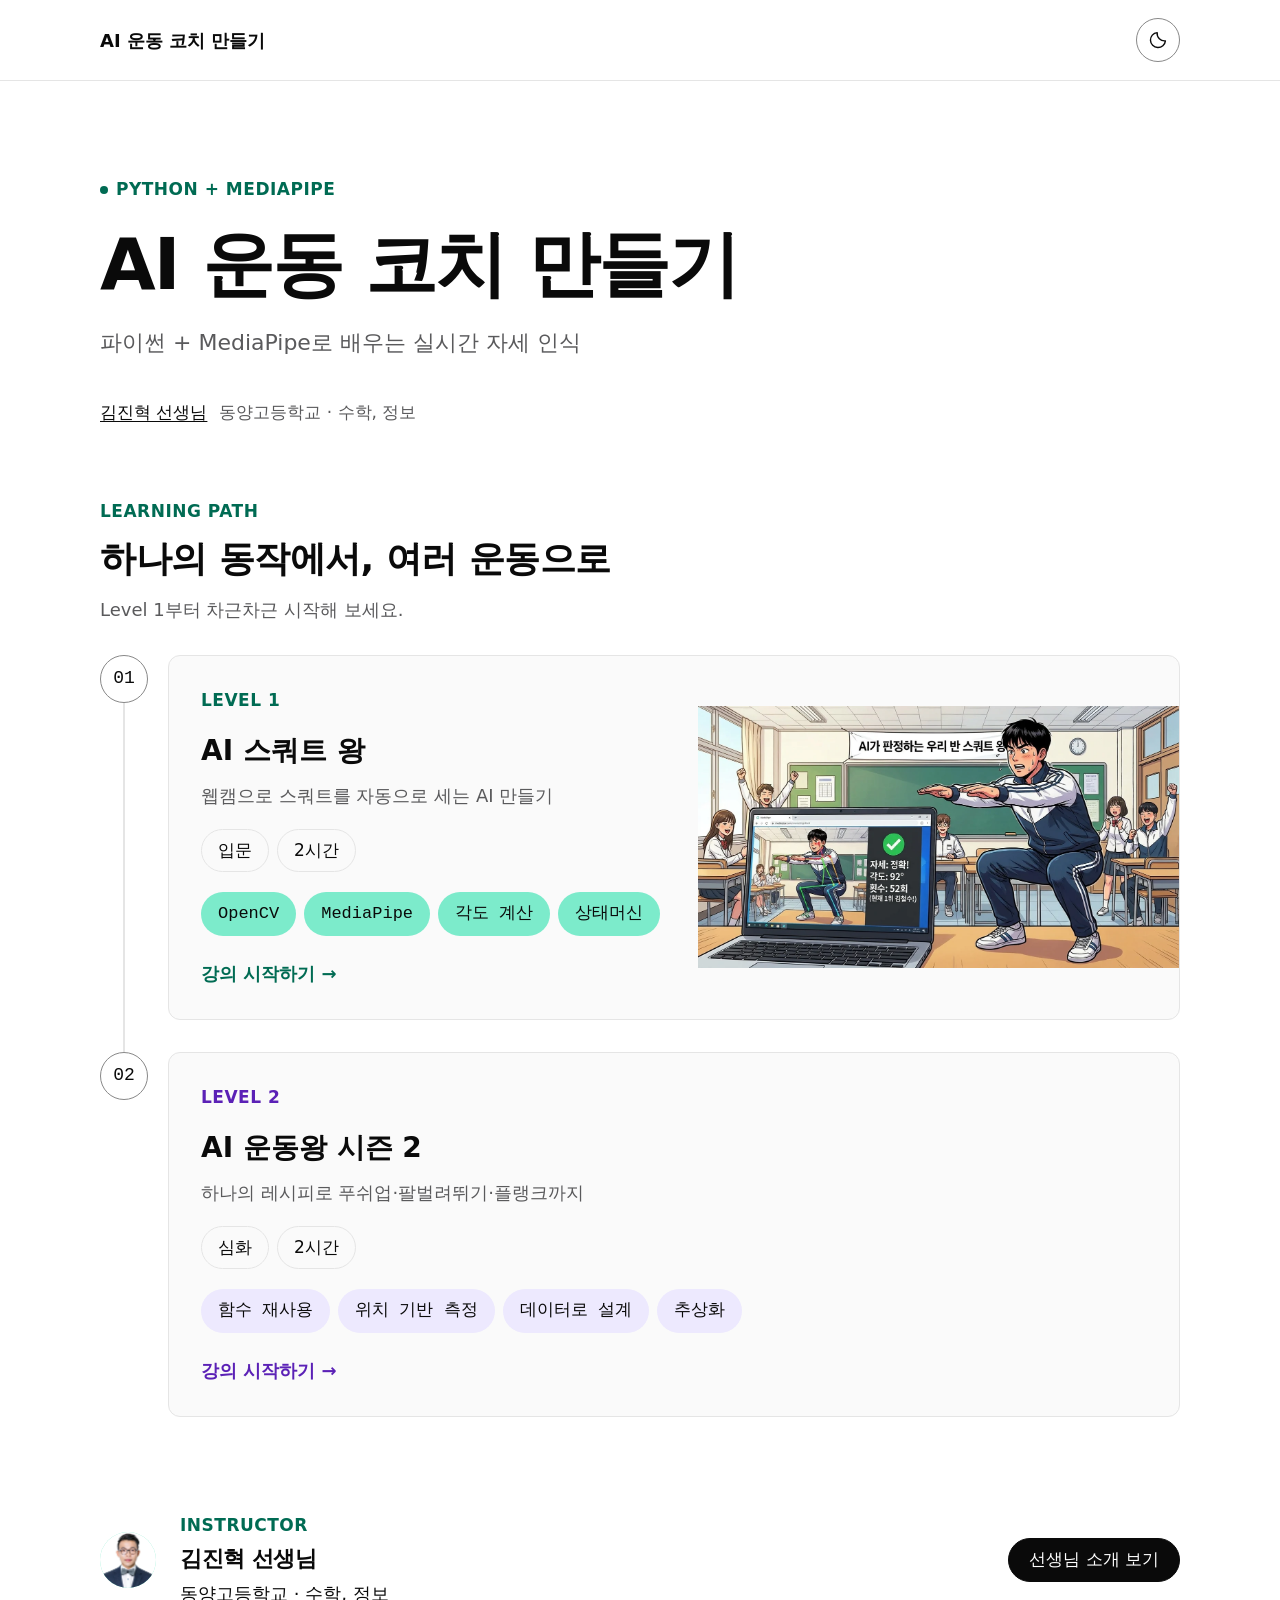
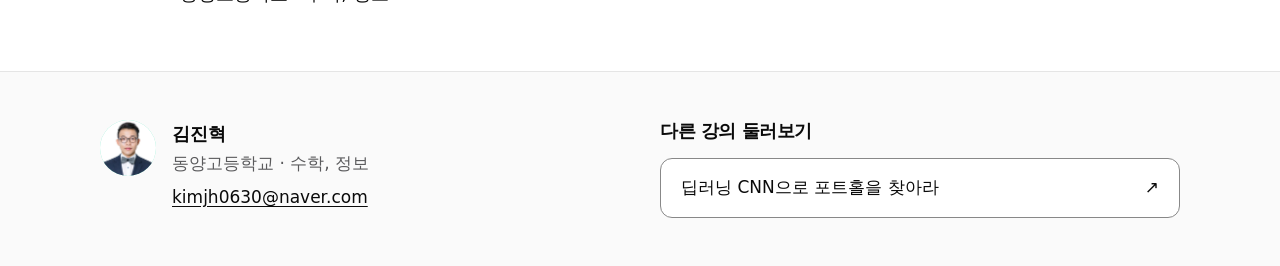
<file: index.html>
<!doctype html>
<html lang="ko">
<head>
  <meta charset="utf-8">
  <meta name="viewport" content="width=device-width, initial-scale=1">
  <meta name="description" content="">
  <meta name="color-scheme" content="light dark">
  <title>AI 운동 코치 만들기</title>
  <link rel="icon" href="data:,">
  <link rel="stylesheet" href="assets/css/tokens.css">
  <link rel="stylesheet" href="assets/css/base.css">
  <script src="data/site.js" defer></script>
  <script src="assets/js/shared.js" defer></script>
</head>
<body data-accent="neon-green">
  <a class="skip-link" href="#main">본문으로 건너뛰기</a>
  <header class="site-header">
    <div class="container header-inner">
      <a class="brand" href="./" data-site-title>AI 운동 코치 만들기</a>
      <div class="header-actions">
        <button class="button button-icon" type="button" data-theme-toggle aria-label="테마 전환">
          <svg data-theme-icon width="20" height="20" viewBox="0 0 24 24" fill="none" stroke="currentColor" stroke-width="1.7" stroke-linecap="round" stroke-linejoin="round" aria-hidden="true"><path d="M20.9 13a9 9 0 0 1-9.9-9.9A9 9 0 1 0 20.9 13Z"/></svg>
        </button>
      </div>
    </div>
  </header>
  <main id="main" tabindex="-1" class="container">
    <section class="hero" aria-labelledby="site-title">
      <p class="kicker">PYTHON + MEDIAPIPE</p>
      <h1 id="site-title" data-site-title></h1>
      <p class="hero-subtitle" data-site-subtitle></p>
      <div class="hero-byline">
        <button class="text-button" type="button" data-open-instructor><span data-instructor-name></span> 선생님</button>
        <span data-instructor-affiliation></span>
      </div>
    </section>
    <section class="learning-path" aria-labelledby="path-title">
      <div class="section-heading">
        <p class="kicker">LEARNING PATH</p>
        <h2 id="path-title">하나의 동작에서, 여러 운동으로</h2>
        <p class="section-description">Level 1부터 차근차근 시작해 보세요.</p>
      </div>
      <ol class="level-path" data-level-cards></ol>
    </section>
    <section class="hub-instructor" aria-labelledby="instructor-title">
      <div data-instructor-avatar></div>
      <div>
        <p class="kicker">INSTRUCTOR</p>
        <h2 id="instructor-title"><span data-instructor-name></span> 선생님</h2>
        <p data-instructor-affiliation></p>
      </div>
      <button class="button button-primary" type="button" data-open-instructor>선생님 소개 보기</button>
    </section>
  </main>
  <footer class="site-footer">
    <div class="container footer-grid">
      <div class="footer-instructor">
        <div data-instructor-avatar></div>
        <div>
          <strong data-instructor-name></strong>
          <p data-instructor-affiliation></p>
          <a class="footer-email" data-instructor-email></a>
        </div>
      </div>
      <div data-other-lectures-region>
        <h2 class="footer-heading">다른 강의 둘러보기</h2>
        <div class="other-lectures" data-other-lectures></div>
      </div>
    </div>
  </footer>
  <noscript>레벨 카드와 선생님 소개를 표시하려면 브라우저에서 JavaScript를 켜 주세요.</noscript>
</body>
</html>
</file>
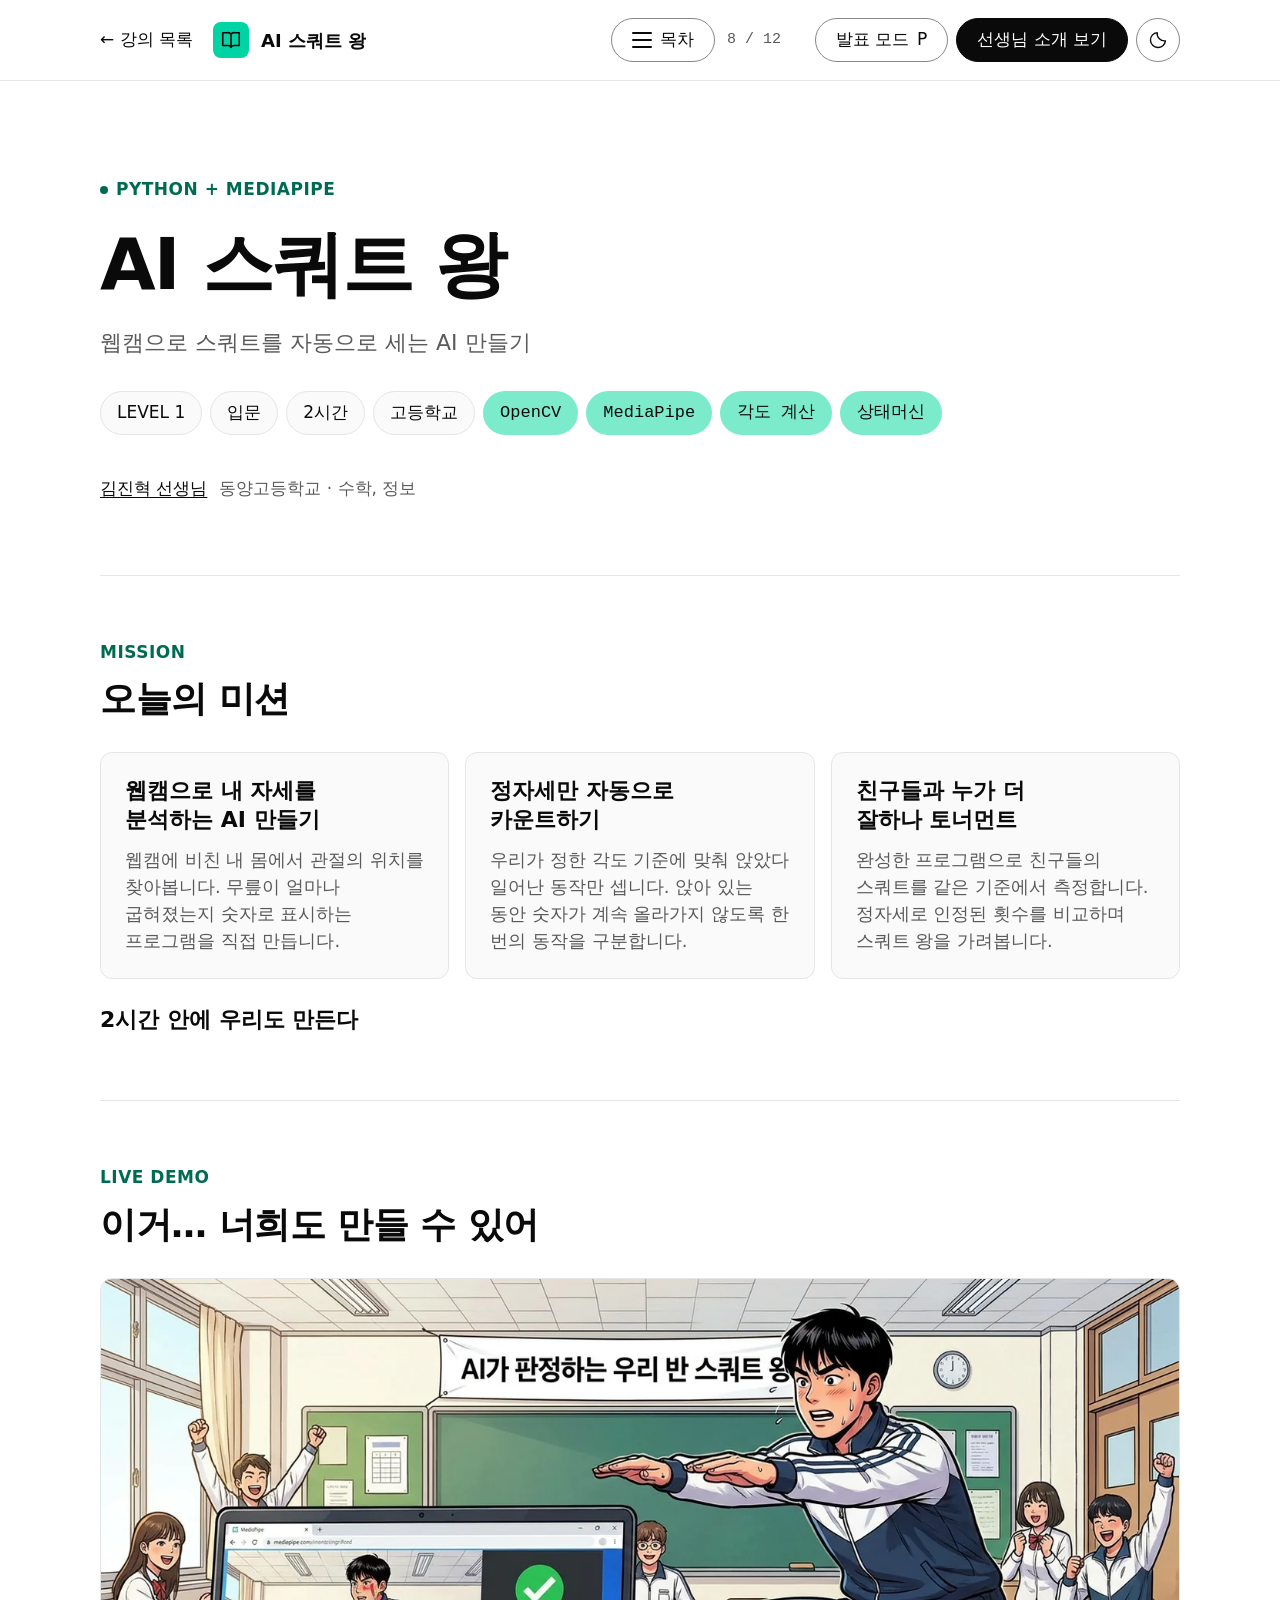
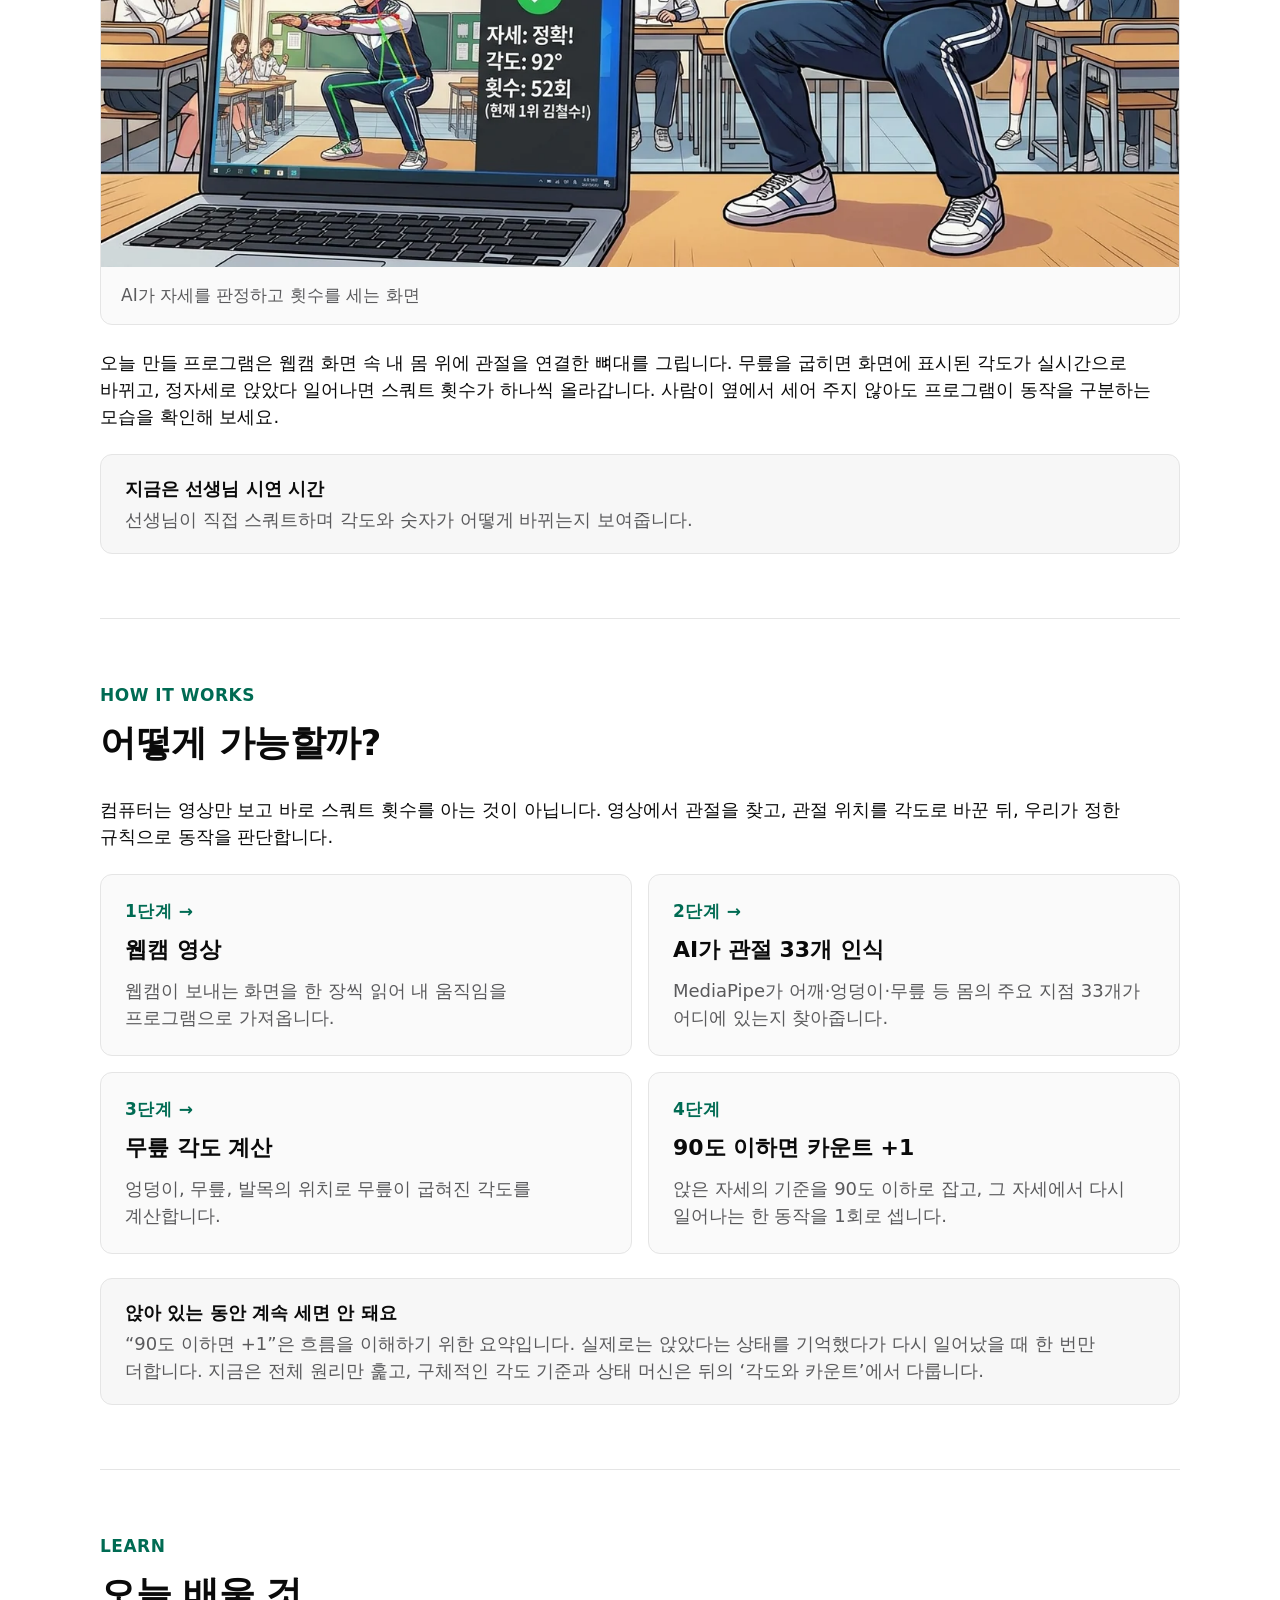
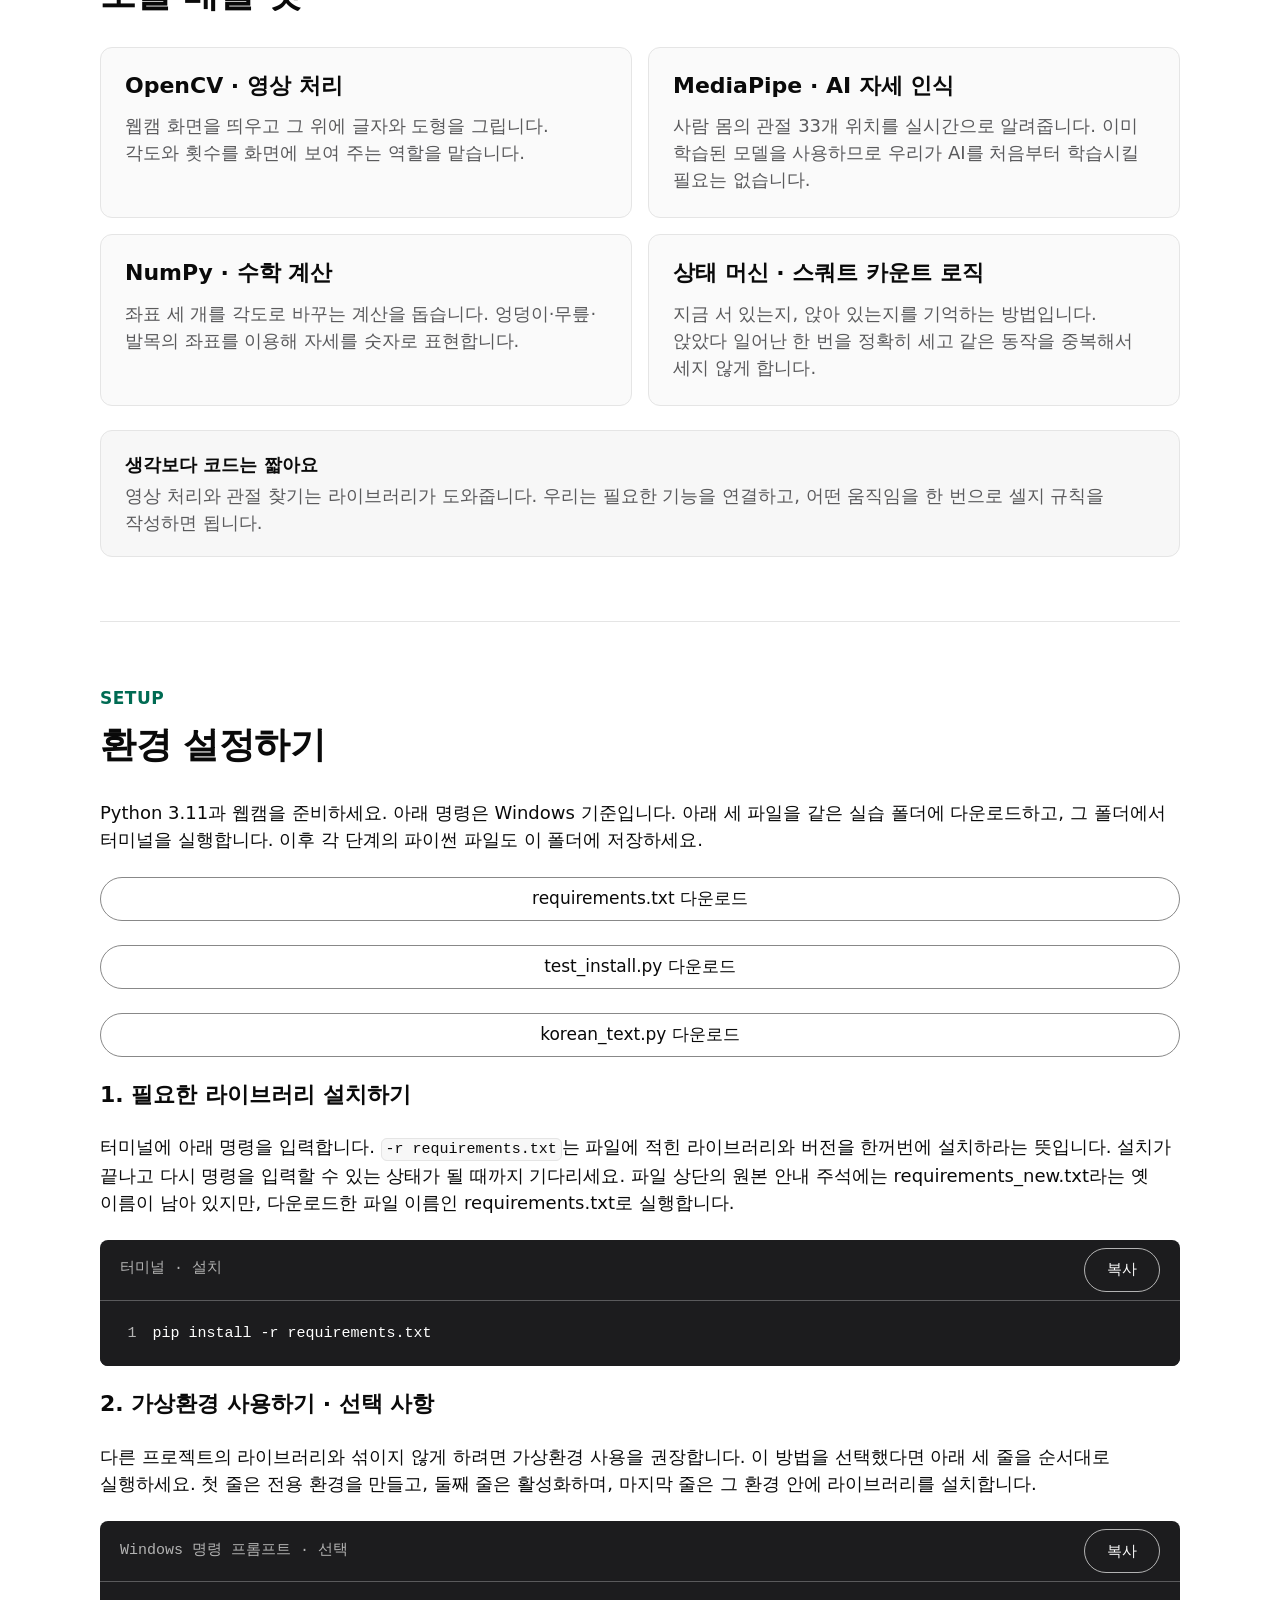
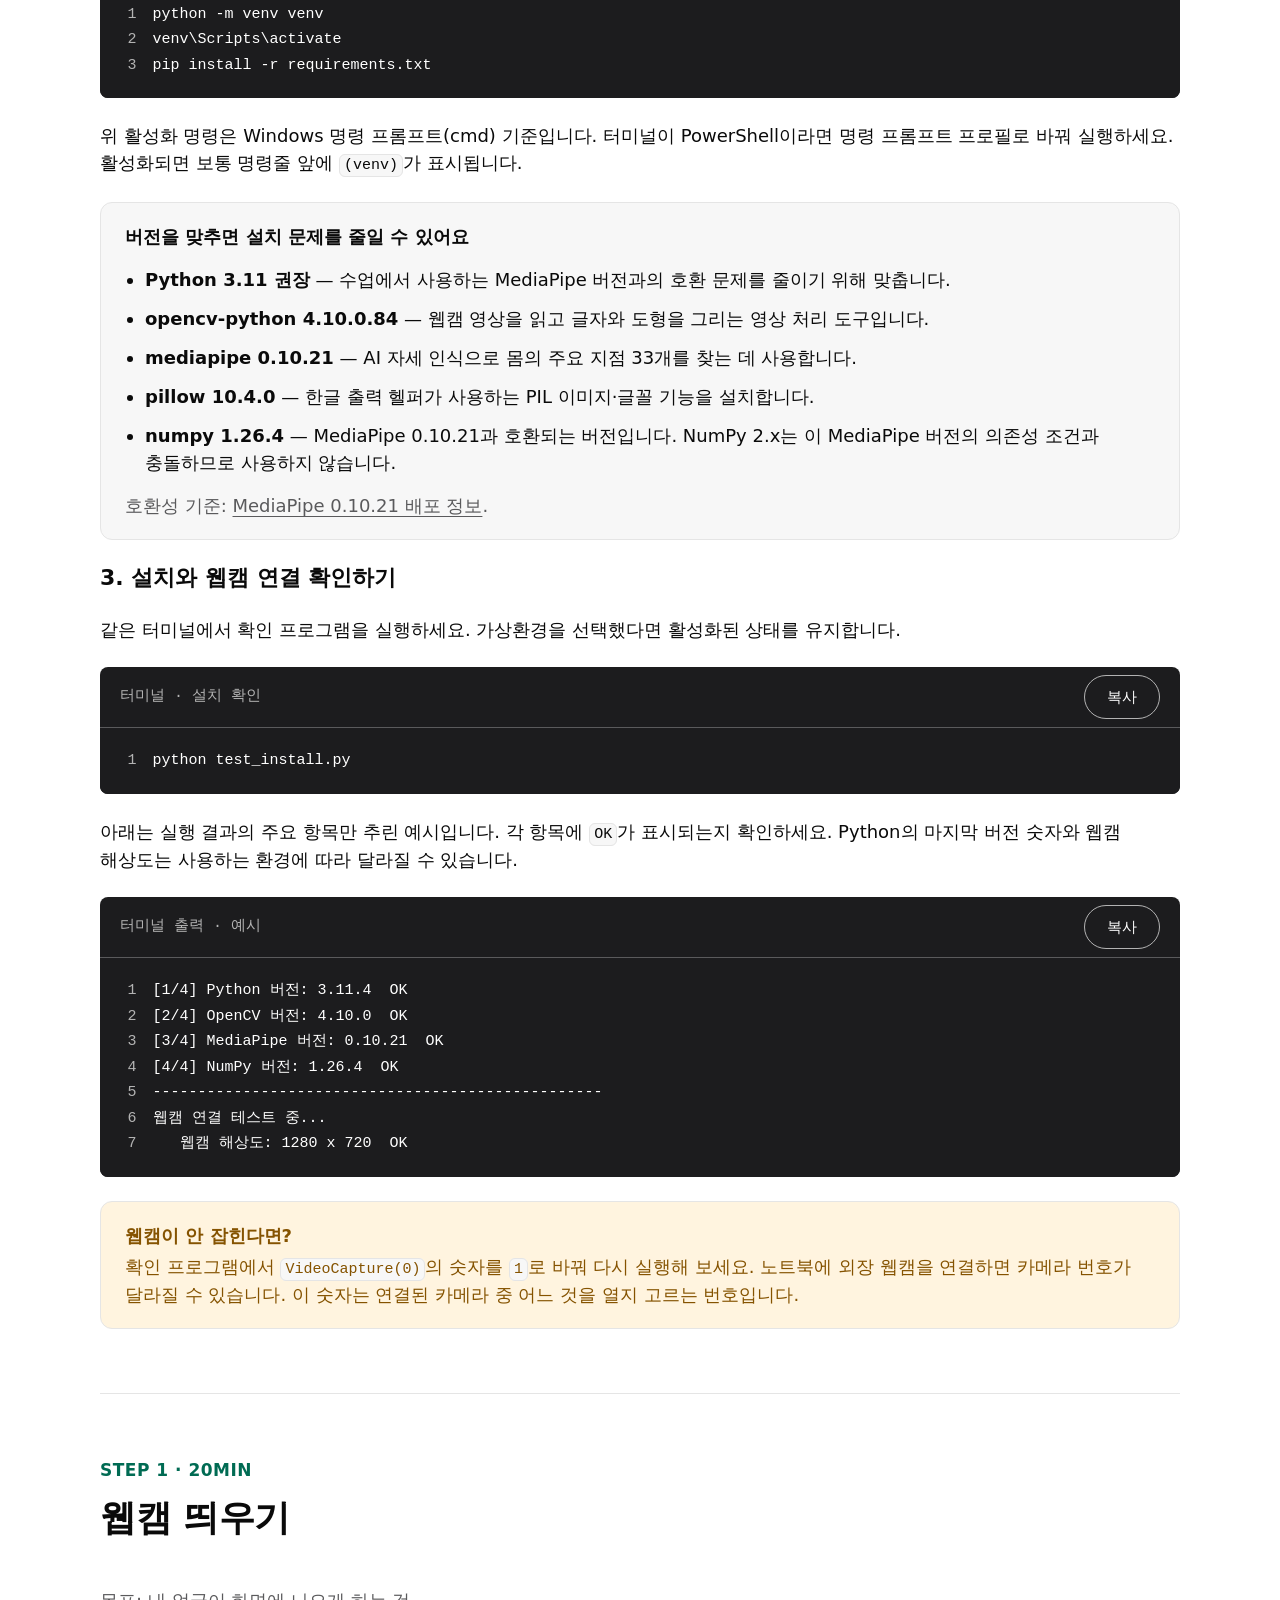
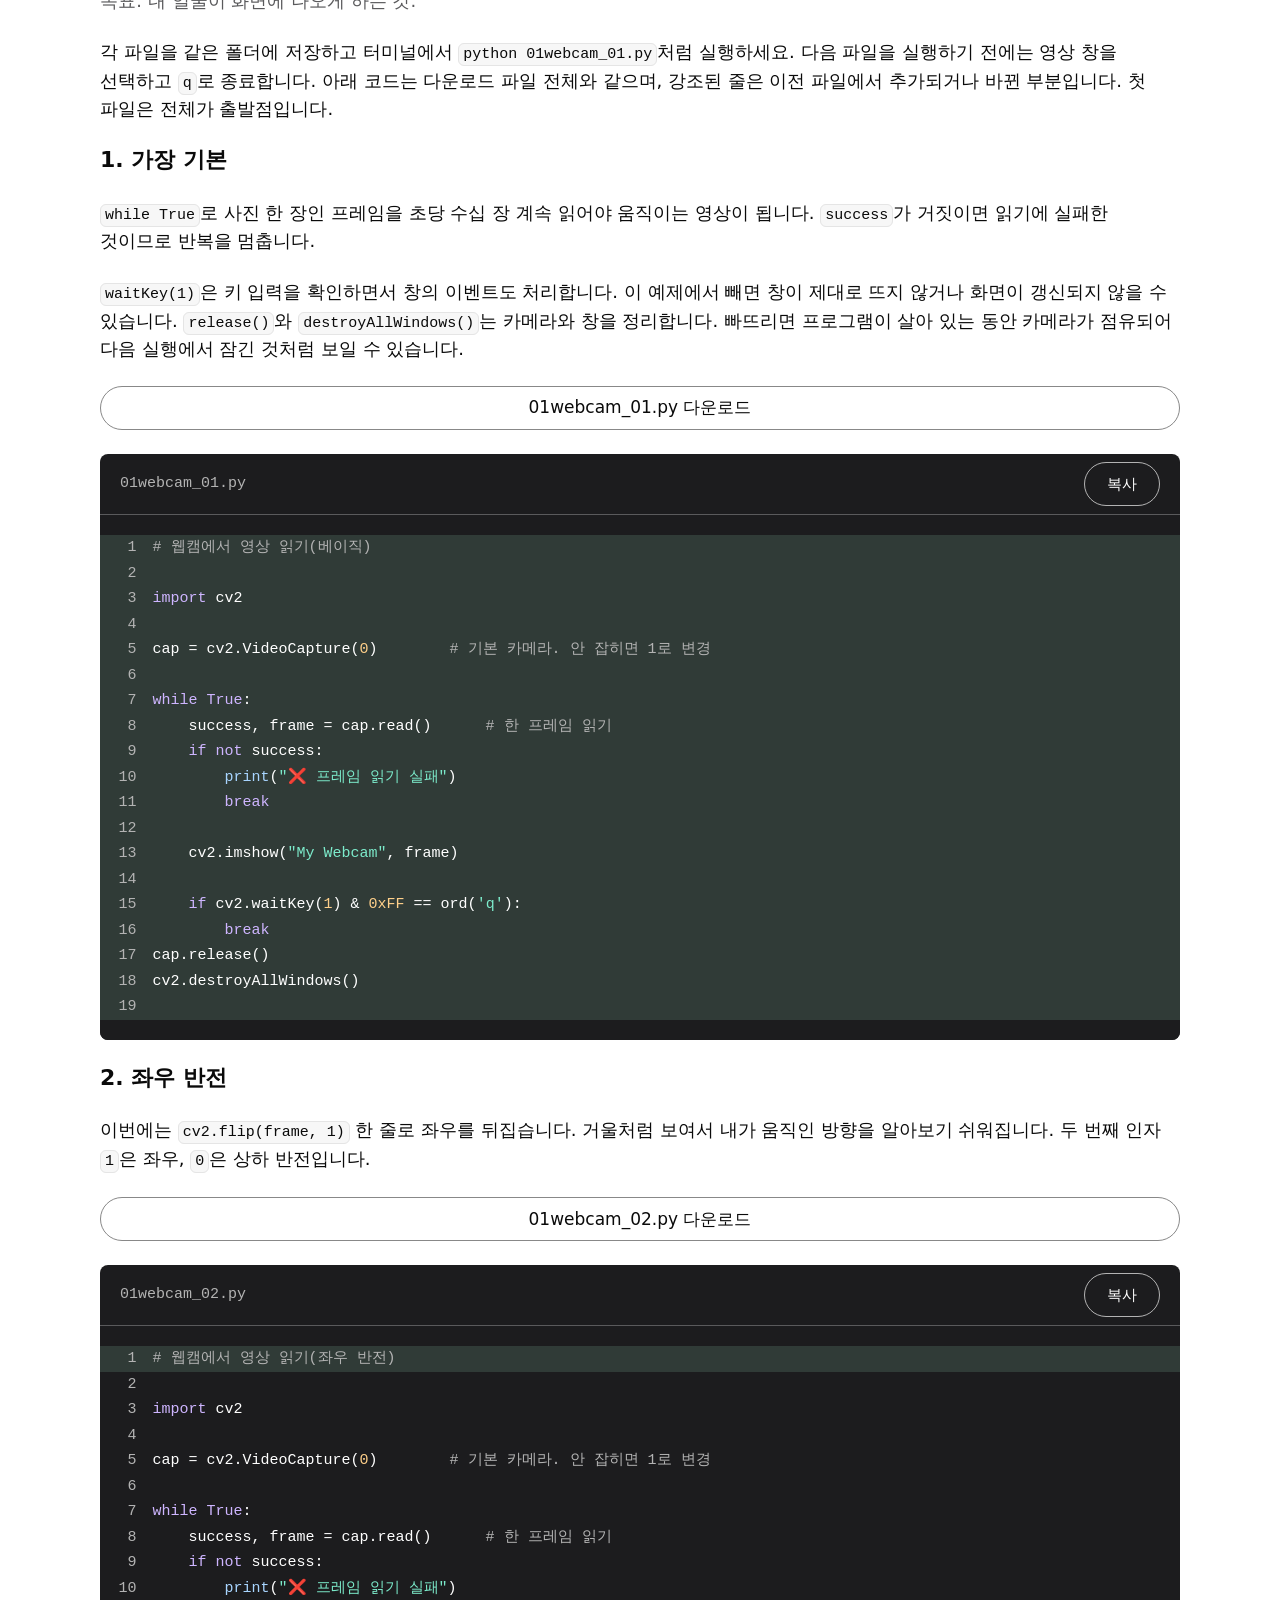
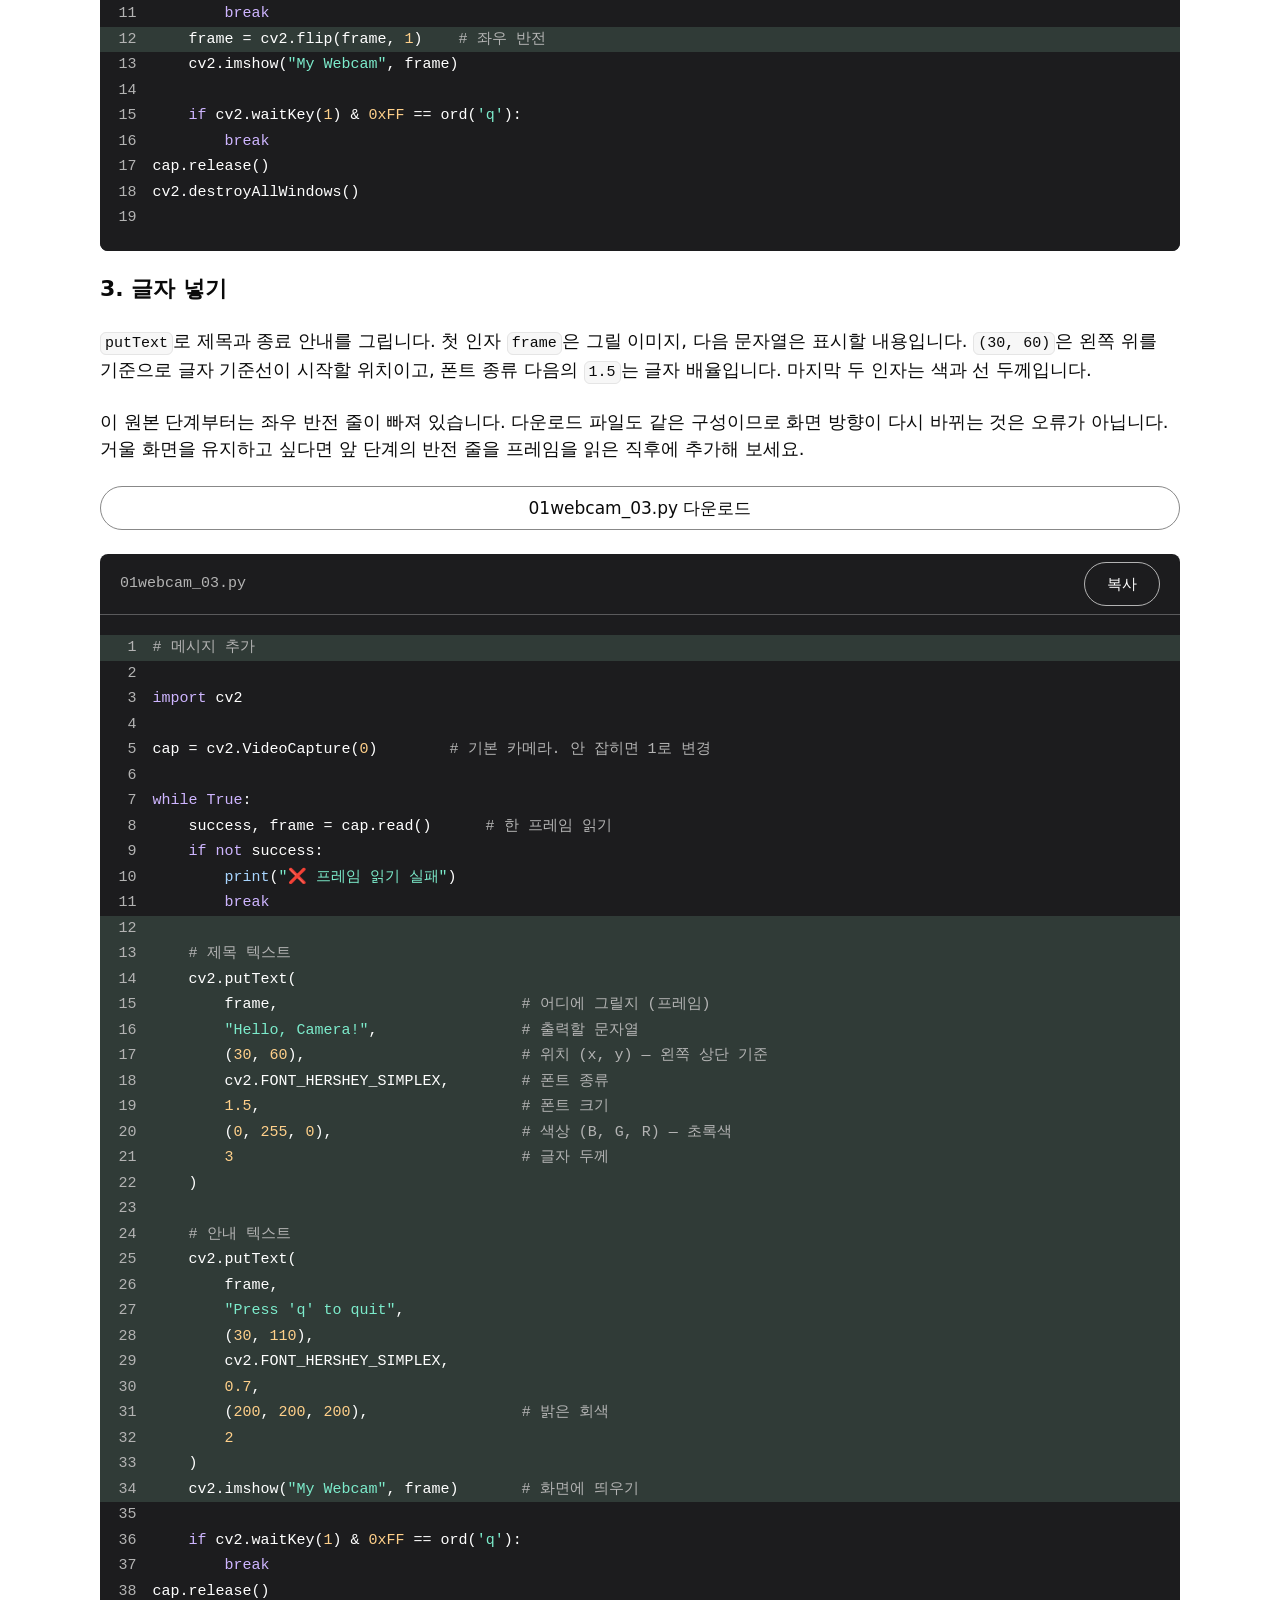
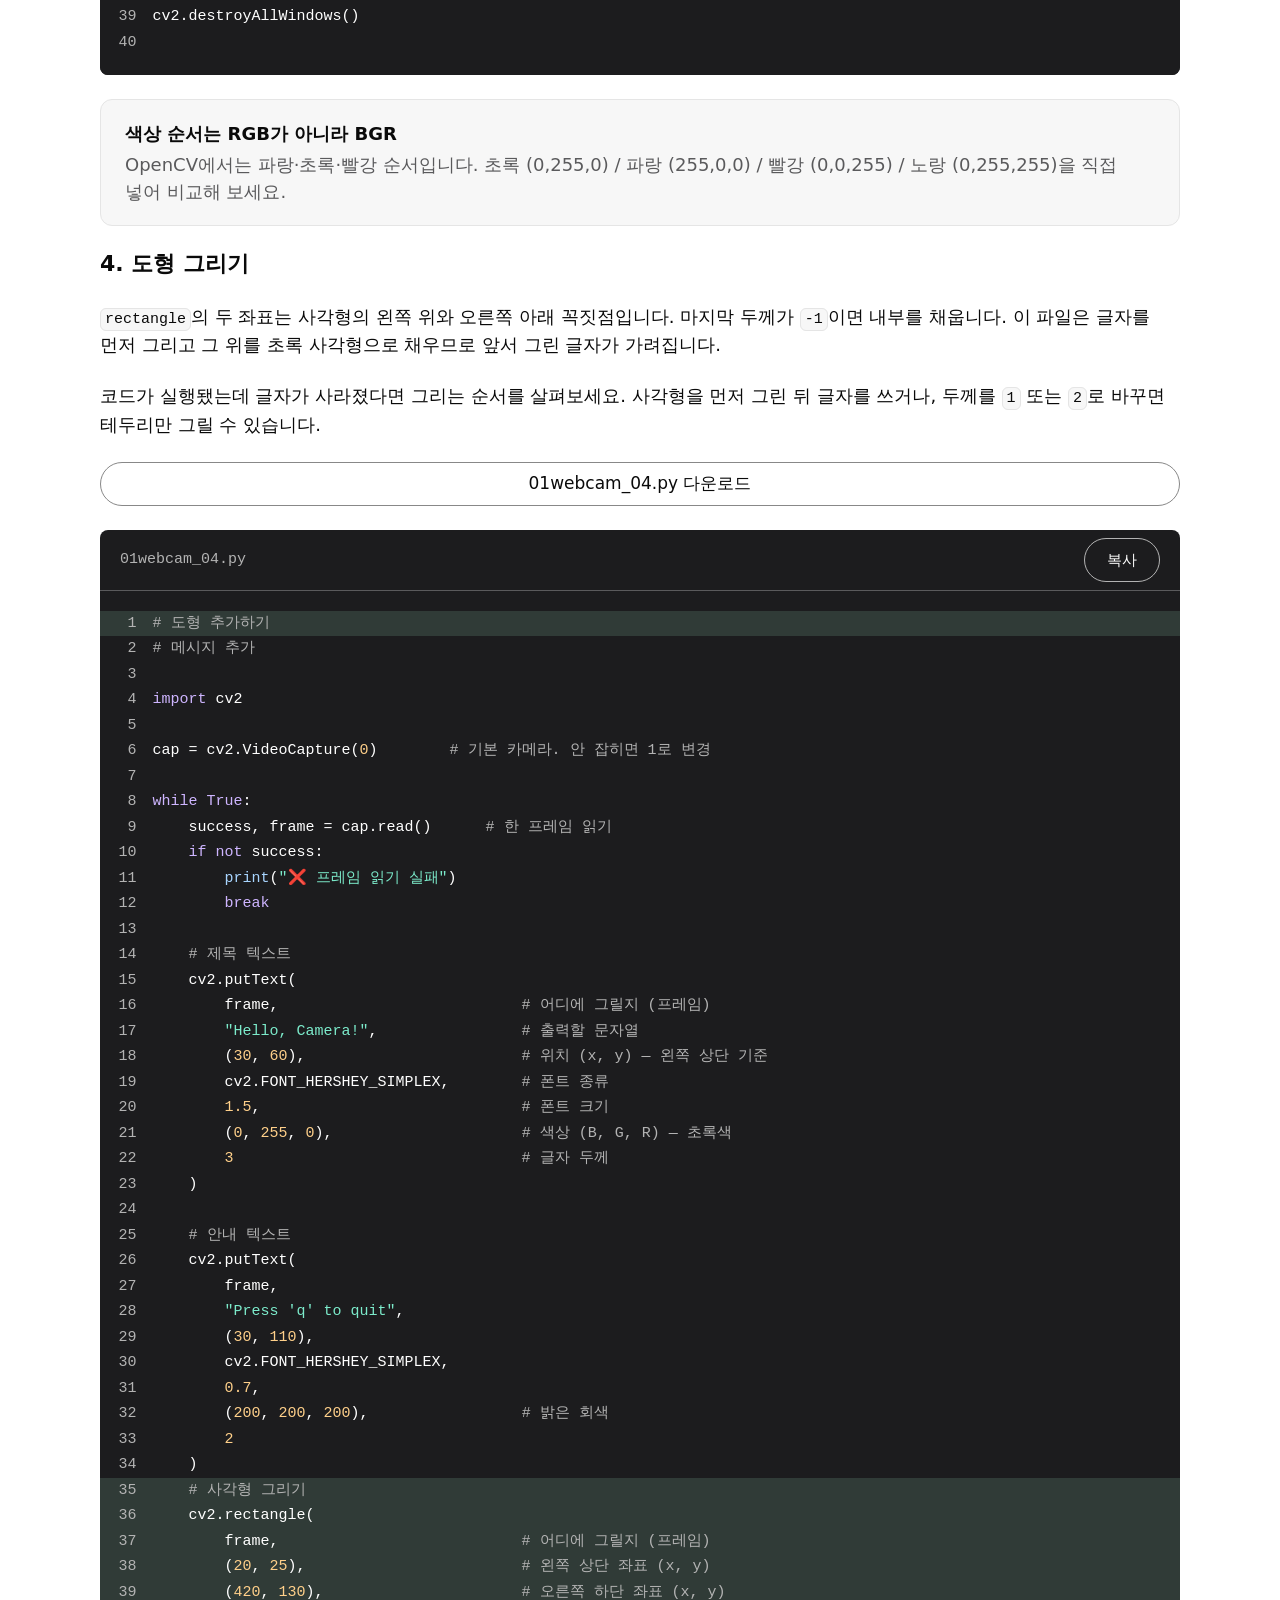
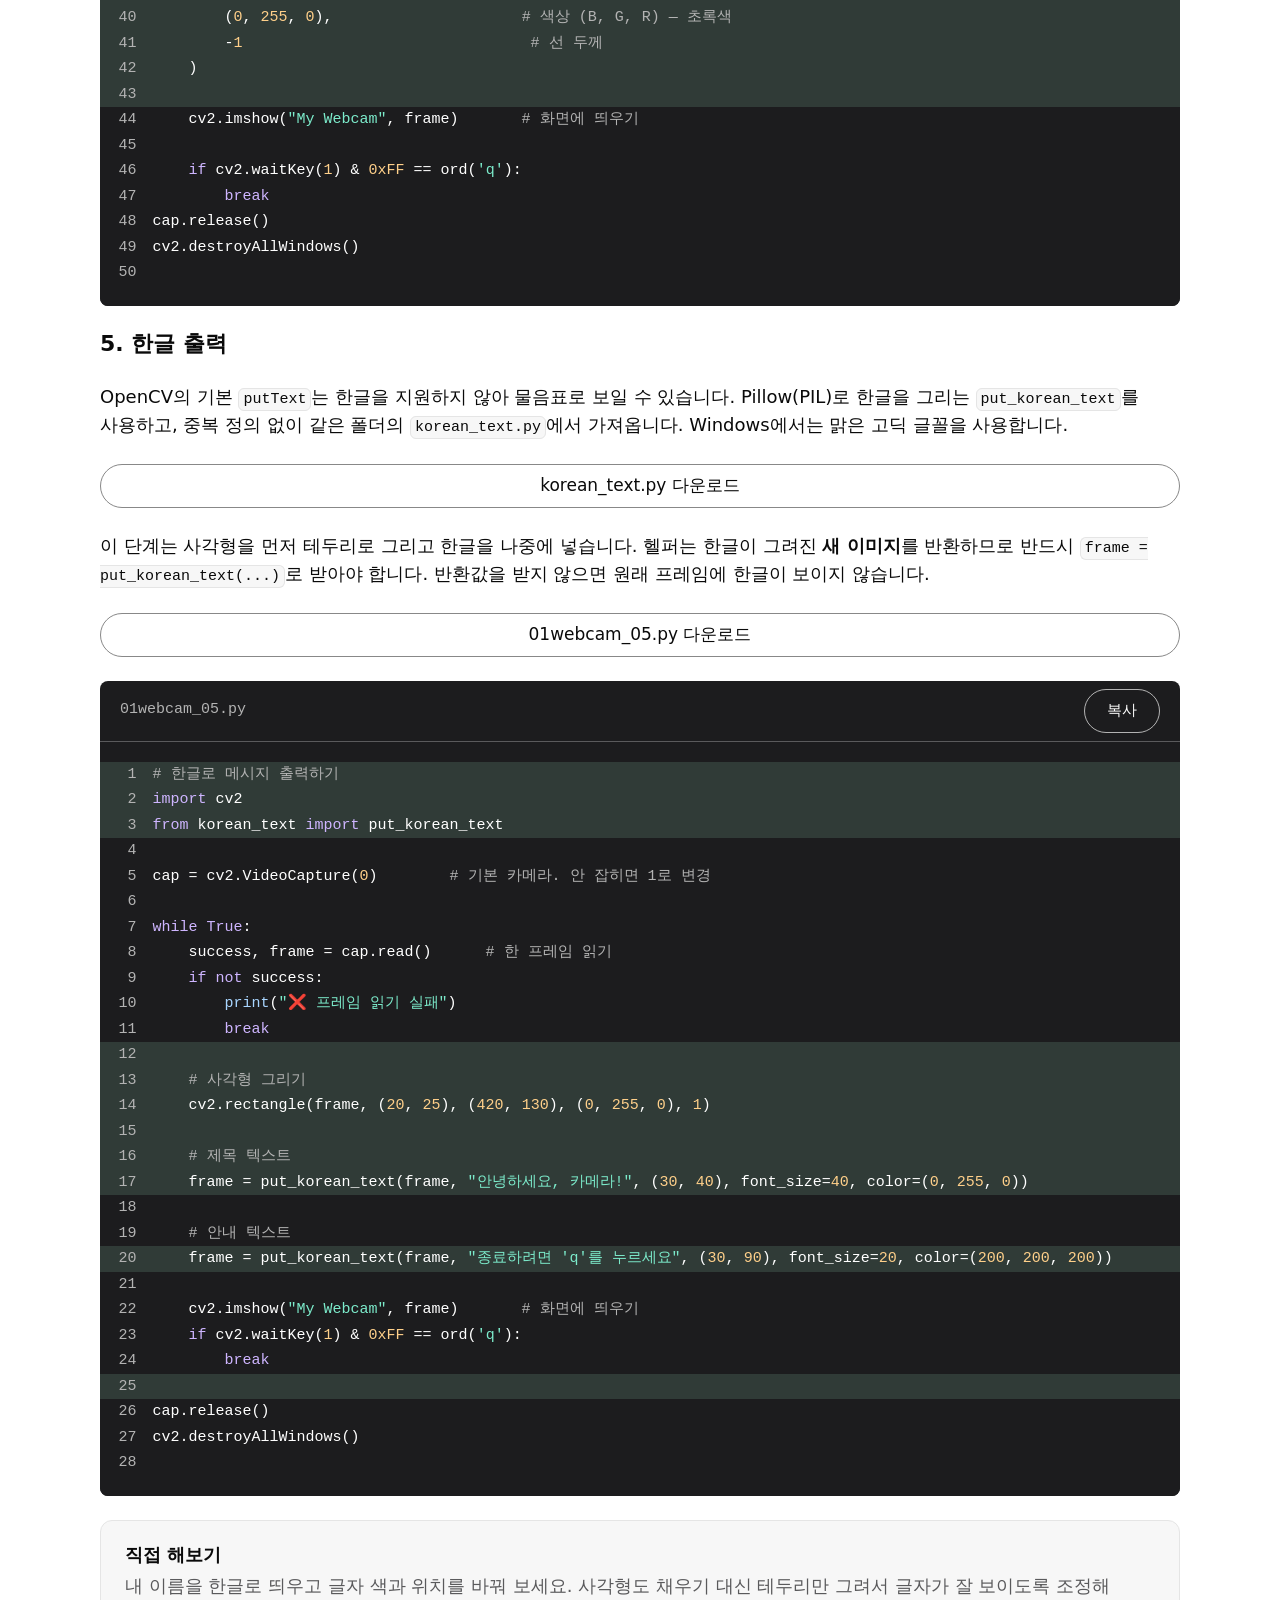
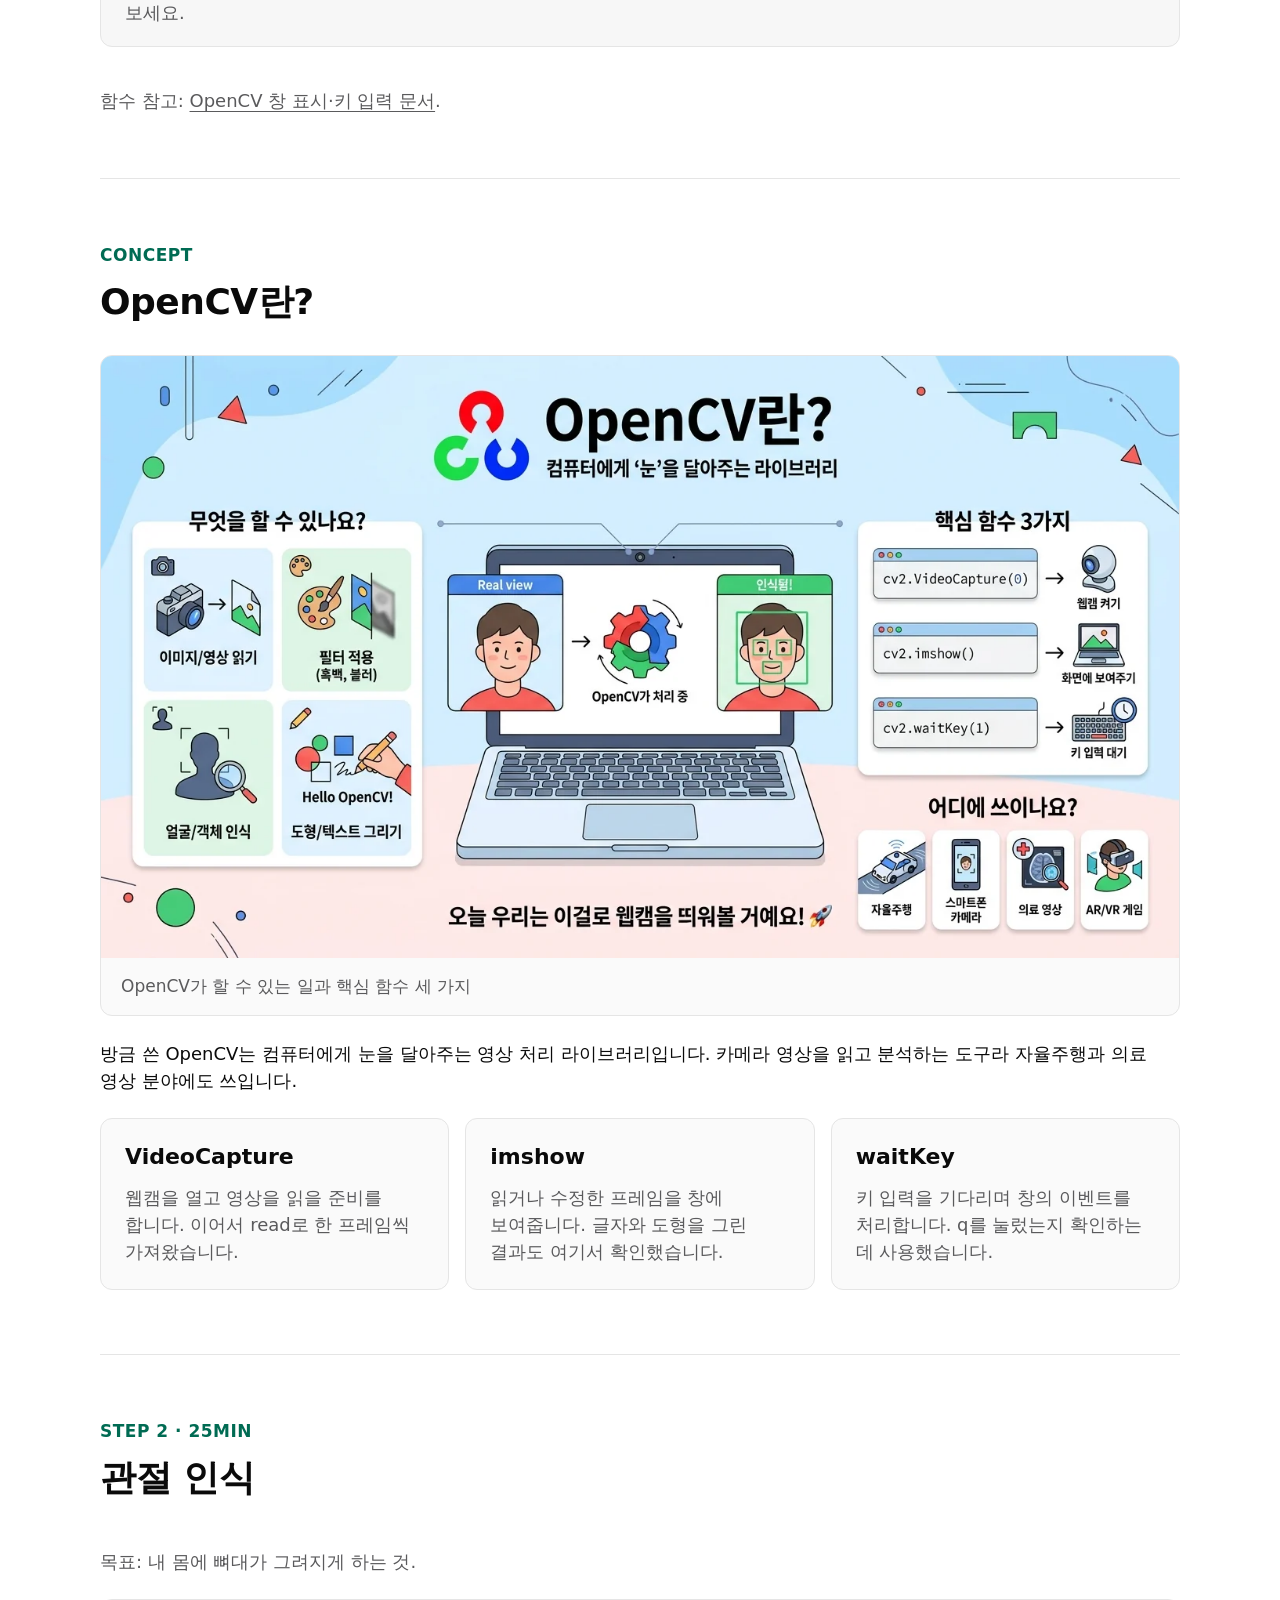
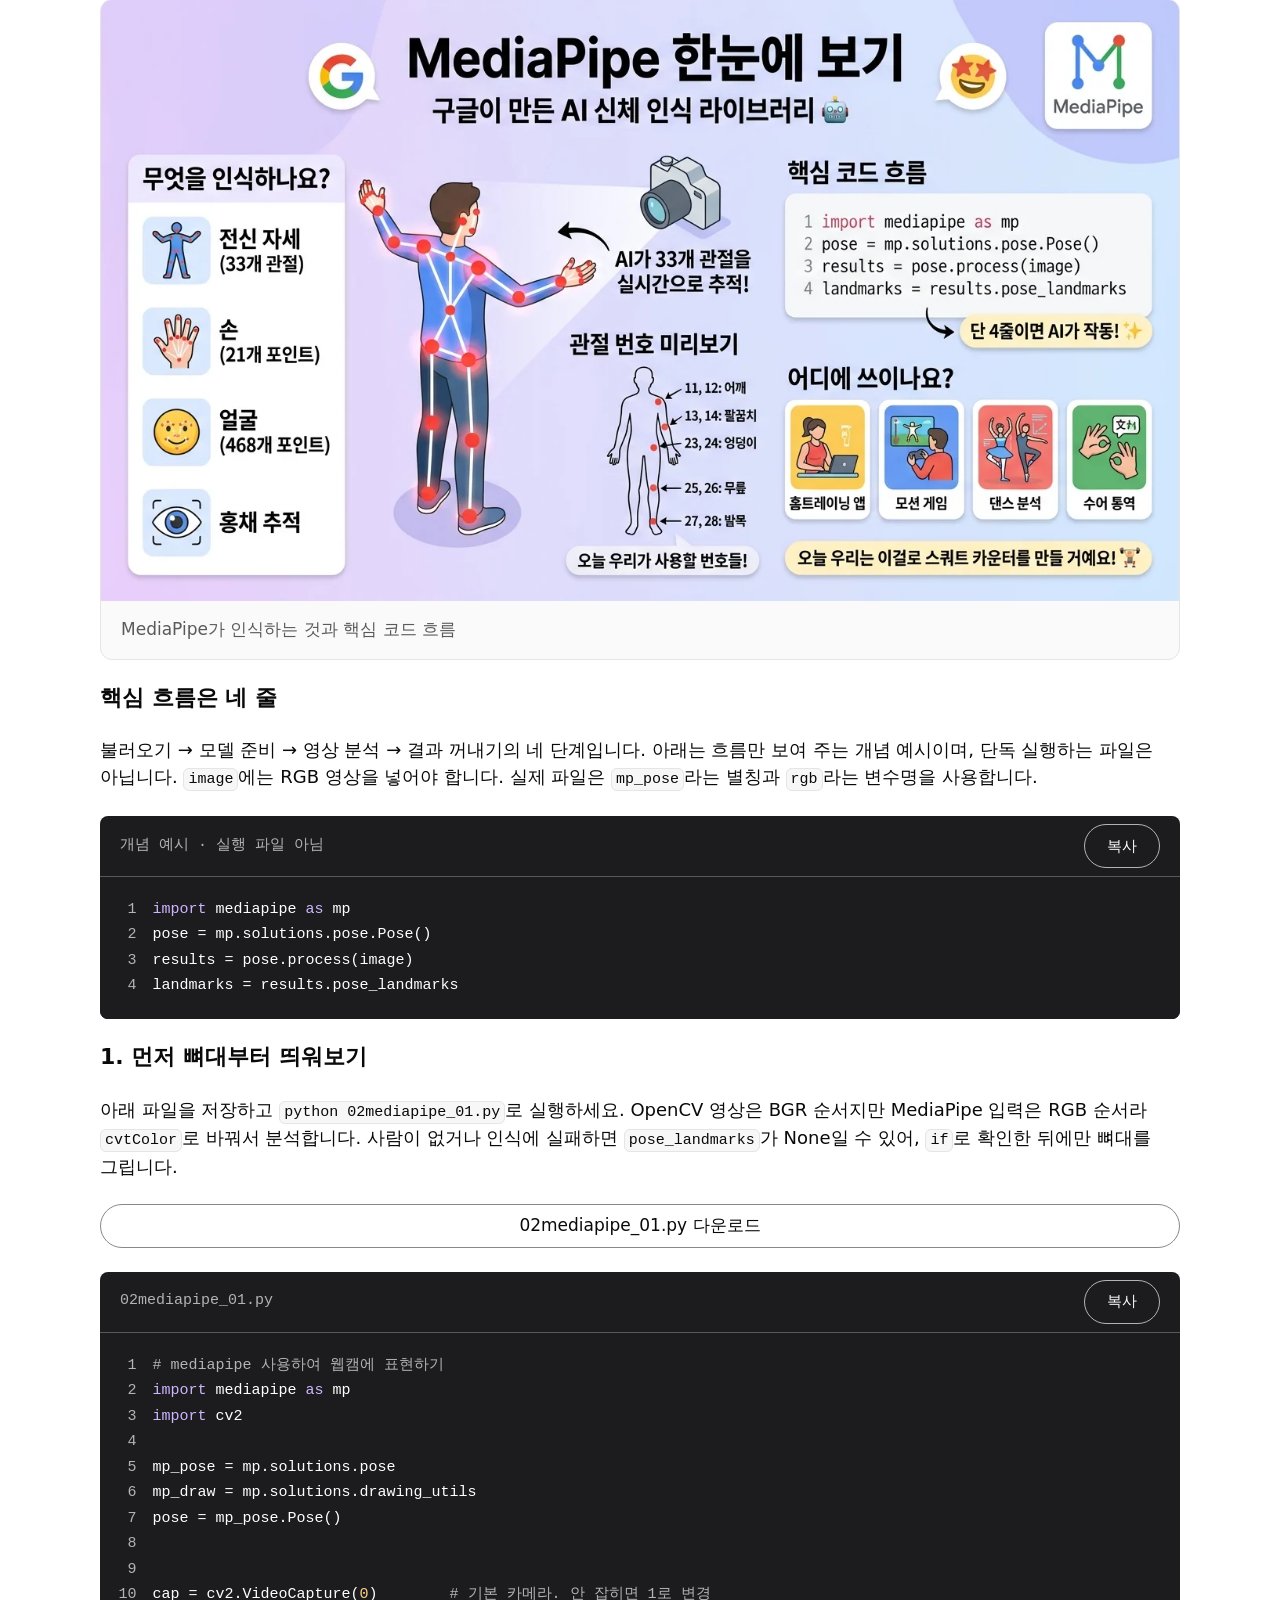
<file: level1/index.html>
<!doctype html>
<html lang="ko">
<head>
  <meta charset="utf-8">
  <meta name="viewport" content="width=device-width, initial-scale=1">
  <meta name="description" content="">
  <meta name="color-scheme" content="light dark">
  <title></title>
  <link rel="icon" href="data:,">
  <link rel="stylesheet" href="../assets/css/tokens.css">
  <link rel="stylesheet" href="../assets/css/base.css">
  <link rel="stylesheet" href="../assets/css/lecture.css">
  <!-- 일반 스크립트를 사용하므로 file://에서도 데이터를 읽을 수 있습니다. -->
  <script src="../data/site.js" defer></script>
  <script src="../assets/js/shared.js" defer></script>
  <script src="../assets/js/widgets.js" defer></script>
</head>
<body data-level="level1" data-accent="neon-green">
  <a class="skip-link" href="#main">본문으로 건너뛰기</a>
  <div class="scroll-progress" aria-hidden="true"><div class="scroll-progress__fill" data-progress></div></div>
  <header class="site-header" data-header>
    <div class="container header-inner">
      <a class="back-to-hub" href="../">← 강의 목록</a>
      <a class="brand" href="#top" aria-label="강의 처음으로">
        <span class="brand-mark" aria-hidden="true">
          <svg width="22" height="22" viewBox="0 0 24 24" fill="none" stroke="currentColor" stroke-width="1.7" stroke-linecap="round" stroke-linejoin="round"><path d="M12 5v15M3 4h5a4 4 0 0 1 4 2 4 4 0 0 1 4-2h5v14h-5a4 4 0 0 0-4 2 4 4 0 0 0-4-2H3Z"/></svg>
        </span>
        <span class="brand-title" data-lecture-title></span>
      </a>
      <!-- shared.js가 본문의 .lecture-section을 수집해 링크를 생성합니다. -->
      <nav class="section-nav" aria-label="강의 섹션" data-section-nav></nav>
      <div class="header-actions">
        <button class="button" type="button" data-presentation-toggle>발표 모드 <kbd>P</kbd></button>
        <button class="button button-primary" type="button" data-open-instructor>선생님 소개 보기</button>
        <button class="button button-icon" type="button" data-theme-toggle aria-label="테마 전환">
          <svg data-theme-icon width="20" height="20" viewBox="0 0 24 24" fill="none" stroke="currentColor" stroke-width="1.7" stroke-linecap="round" stroke-linejoin="round" aria-hidden="true"><path d="M20.9 13a9 9 0 0 1-9.9-9.9A9 9 0 1 0 20.9 13Z"/></svg>
        </button>
      </div>
    </div>
  </header>

  <main id="main" tabindex="-1">
    <!-- 강의 메타는 전부 data/site.js에서 주입합니다. 이 영역은 그대로 재사용합니다. -->
    <div class="container">
      <section class="hero" id="top" aria-labelledby="lecture-title">
        <p class="kicker" data-lecture-kicker></p>
        <h1 id="lecture-title" data-lecture-title></h1>
        <p class="hero-subtitle" data-lecture-subtitle></p>
        <div class="hero-meta" data-lecture-badges aria-label="강의 정보"></div>
        <div class="hero-byline">
          <button class="text-button" type="button" data-open-instructor><span data-instructor-name></span> 선생님</button>
          <span data-instructor-affiliation></span>
        </div>
      </section>

      <section class="lecture-section" id="mission" aria-labelledby="mission-title" data-reveal>
        <div class="section-heading">
          <p class="kicker">MISSION</p>
          <h2 id="mission-title">오늘의 미션</h2>
        </div>
        <div class="example-stack">
          <div class="card-grid" data-slide="mission-1" data-slide-title="오늘의 미션">
            <article class="card">
              <h3>웹캠으로 내 자세를 분석하는 AI 만들기</h3>
              <p>웹캠에 비친 내 몸에서 관절의 위치를 찾아봅니다. 무릎이 얼마나 굽혀졌는지 숫자로 표시하는 프로그램을 직접 만듭니다.</p>
            </article>
            <article class="card">
              <h3>정자세만 자동으로 카운트하기</h3>
              <p>우리가 정한 각도 기준에 맞춰 앉았다 일어난 동작만 셉니다. 앉아 있는 동안 숫자가 계속 올라가지 않도록 한 번의 동작을 구분합니다.</p>
            </article>
            <article class="card">
              <h3>친구들과 누가 더 잘하나 토너먼트</h3>
              <p>완성한 프로그램으로 친구들의 스쿼트를 같은 기준에서 측정합니다. 정자세로 인정된 횟수를 비교하며 스쿼트 왕을 가려봅니다.</p>
            </article>
          </div>
          <p class="mission-finish" data-slide="mission-1"><strong>2시간 안에 우리도 만든다</strong></p>
        </div>
      </section>

      <section class="lecture-section" id="demo" aria-labelledby="demo-title" data-reveal>
        <div class="section-heading">
          <p class="kicker">LIVE DEMO</p>
          <h2 id="demo-title">이거… 너희도 만들 수 있어</h2>
        </div>
        <div class="example-stack">
          <figure class="media-figure" data-slide="demo-1" data-slide-title="완성 화면">
            <img src="../assets/img/level1/slide-003-a.webp" alt="교실에서 스쿼트하는 학생과 AI 판정 화면을 보여주는 일러스트" loading="lazy" width="1400" height="763">
            <figcaption>AI가 자세를 판정하고 횟수를 세는 화면</figcaption>
          </figure>
          <p data-slide="demo-2" data-slide-title="실시간 시연">오늘 만들 프로그램은 웹캠 화면 속 내 몸 위에 관절을 연결한 뼈대를 그립니다. 무릎을 굽히면 화면에 표시된 각도가 실시간으로 바뀌고, 정자세로 앉았다 일어나면 스쿼트 횟수가 하나씩 올라갑니다. 사람이 옆에서 세어 주지 않아도 프로그램이 동작을 구분하는 모습을 확인해 보세요.</p>
          <aside class="callout" aria-label="시연 안내" data-slide="demo-2">
            <div><strong>지금은 선생님 시연 시간</strong><p>선생님이 직접 스쿼트하며 각도와 숫자가 어떻게 바뀌는지 보여줍니다.</p></div>
          </aside>
        </div>
      </section>

      <section class="lecture-section" id="how" aria-labelledby="how-title" data-reveal>
        <div class="section-heading">
          <p class="kicker">HOW IT WORKS</p>
          <h2 id="how-title">어떻게 가능할까?</h2>
        </div>
        <div class="example-stack">
          <p data-slide="how-1" data-slide-title="네 단계의 흐름">컴퓨터는 영상만 보고 바로 스쿼트 횟수를 아는 것이 아닙니다. 영상에서 관절을 찾고, 관절 위치를 각도로 바꾼 뒤, 우리가 정한 규칙으로 동작을 판단합니다.</p>
          <ol class="card-grid concept-grid process-flow" data-slide="how-1">
            <li class="card"><p class="kicker">1단계 →</p><h3>웹캠 영상</h3><p>웹캠이 보내는 화면을 한 장씩 읽어 내 움직임을 프로그램으로 가져옵니다.</p></li>
            <li class="card"><p class="kicker">2단계 →</p><h3>AI가 관절 33개 인식</h3><p>MediaPipe가 어깨·엉덩이·무릎 등 몸의 주요 지점 33개가 어디에 있는지 찾아줍니다.</p></li>
            <li class="card"><p class="kicker">3단계 →</p><h3>무릎 각도 계산</h3><p>엉덩이, 무릎, 발목의 위치로 무릎이 굽혀진 각도를 계산합니다.</p></li>
            <li class="card"><p class="kicker">4단계</p><h3>90도 이하면 카운트 +1</h3><p>앉은 자세의 기준을 90도 이하로 잡고, 그 자세에서 다시 일어나는 한 동작을 1회로 셉니다.</p></li>
          </ol>
          <aside class="callout" aria-label="카운트 원리" data-slide="how-2" data-slide-title="한 동작을 세는 방법">
            <div><strong>앉아 있는 동안 계속 세면 안 돼요</strong><p>“90도 이하면 +1”은 흐름을 이해하기 위한 요약입니다. 실제로는 앉았다는 상태를 기억했다가 다시 일어났을 때 한 번만 더합니다. 지금은 전체 원리만 훑고, 구체적인 각도 기준과 상태 머신은 뒤의 ‘각도와 카운트’에서 다룹니다.</p></div>
          </aside>
        </div>
      </section>

      <section class="lecture-section" id="learn" aria-labelledby="learn-title" data-reveal>
        <div class="section-heading">
          <p class="kicker">LEARN</p>
          <h2 id="learn-title">오늘 배울 것</h2>
        </div>
        <div class="example-stack">
          <div class="card-grid concept-grid" data-slide="learn-1" data-slide-title="네 가지 도구">
            <article class="card"><h3>OpenCV · 영상 처리</h3><p>웹캠 화면을 띄우고 그 위에 글자와 도형을 그립니다. 각도와 횟수를 화면에 보여 주는 역할을 맡습니다.</p></article>
            <article class="card"><h3>MediaPipe · AI 자세 인식</h3><p>사람 몸의 관절 33개 위치를 실시간으로 알려줍니다. 이미 학습된 모델을 사용하므로 우리가 AI를 처음부터 학습시킬 필요는 없습니다.</p></article>
            <article class="card"><h3>NumPy · 수학 계산</h3><p>좌표 세 개를 각도로 바꾸는 계산을 돕습니다. 엉덩이·무릎·발목의 좌표를 이용해 자세를 숫자로 표현합니다.</p></article>
            <article class="card"><h3>상태 머신 · 스쿼트 카운트 로직</h3><p>지금 서 있는지, 앉아 있는지를 기억하는 방법입니다. 앉았다 일어난 한 번을 정확히 세고 같은 동작을 중복해서 세지 않게 합니다.</p></article>
          </div>
          <aside class="callout" aria-label="학습 안내" data-slide="learn-1">
            <div><strong>생각보다 코드는 짧아요</strong><p>영상 처리와 관절 찾기는 라이브러리가 도와줍니다. 우리는 필요한 기능을 연결하고, 어떤 움직임을 한 번으로 셀지 규칙을 작성하면 됩니다.</p></div>
          </aside>
        </div>
      </section>

      <section class="lecture-section" id="setup" aria-labelledby="setup-title" data-reveal>
        <div class="section-heading">
          <p class="kicker">SETUP</p>
          <h2 id="setup-title">환경 설정하기</h2>
        </div>
        <div class="example-stack">
          <p data-slide="setup-1" data-slide-title="실습 준비와 설치">Python 3.11과 웹캠을 준비하세요. 아래 명령은 Windows 기준입니다. 아래 세 파일을 같은 실습 폴더에 다운로드하고, 그 폴더에서 터미널을 실행합니다. 이후 각 단계의 파이썬 파일도 이 폴더에 저장하세요.</p>
          <div class="example-stack">
            <a class="button" href="files/requirements.txt" download data-slide="setup-1">requirements.txt 다운로드</a> <a class="button" href="files/test_install.py" download data-slide="setup-1">test_install.py 다운로드</a> <a class="button" href="files/korean_text.py" download data-slide="setup-1">korean_text.py 다운로드</a>
            <h3 data-slide="setup-1">1. 필요한 라이브러리 설치하기</h3>
            <p data-slide="setup-1">터미널에 아래 명령을 입력합니다. <code>-r requirements.txt</code>는 파일에 적힌 라이브러리와 버전을 한꺼번에 설치하라는 뜻입니다. 설치가 끝나고 다시 명령을 입력할 수 있는 상태가 될 때까지 기다리세요. 파일 상단의 원본 안내 주석에는 requirements_new.txt라는 옛 이름이 남아 있지만, 다운로드한 파일 이름인 requirements.txt로 실행합니다.</p>
            <pre data-code data-language="shell" data-label="터미널 · 설치" data-slide="setup-1"><code>pip install -r requirements.txt</code></pre>
          </div>
          <div class="example-stack">
            <h3 data-slide="setup-2" data-slide-title="가상환경">2. 가상환경 사용하기 · 선택 사항</h3>
            <p data-slide="setup-2">다른 프로젝트의 라이브러리와 섞이지 않게 하려면 가상환경 사용을 권장합니다. 이 방법을 선택했다면 아래 세 줄을 순서대로 실행하세요. 첫 줄은 전용 환경을 만들고, 둘째 줄은 활성화하며, 마지막 줄은 그 환경 안에 라이브러리를 설치합니다.</p>
            <pre data-code data-language="shell" data-label="Windows 명령 프롬프트 · 선택" data-slide="setup-2"><code>python -m venv venv
venv\Scripts\activate
pip install -r requirements.txt</code></pre>
            <p data-slide="setup-2">위 활성화 명령은 Windows 명령 프롬프트(cmd) 기준입니다. 터미널이 PowerShell이라면 명령 프롬프트 프로필로 바꿔 실행하세요. 활성화되면 보통 명령줄 앞에 <code>(venv)</code>가 표시됩니다.</p>
          </div>
          <aside class="callout" aria-label="권장 버전" data-slide="setup-3" data-slide-title="권장 버전">
            <div>
              <strong>버전을 맞추면 설치 문제를 줄일 수 있어요</strong>
              <ul class="setup-versions">
                <li><strong>Python 3.11 권장</strong> — 수업에서 사용하는 MediaPipe 버전과의 호환 문제를 줄이기 위해 맞춥니다.</li>
                <li><strong>opencv-python 4.10.0.84</strong> — 웹캠 영상을 읽고 글자와 도형을 그리는 영상 처리 도구입니다.</li>
                <li><strong>mediapipe 0.10.21</strong> — AI 자세 인식으로 몸의 주요 지점 33개를 찾는 데 사용합니다.</li>
                <li><strong>pillow 10.4.0</strong> — 한글 출력 헬퍼가 사용하는 PIL 이미지·글꼴 기능을 설치합니다.</li>
                <li><strong>numpy 1.26.4</strong> — MediaPipe 0.10.21과 호환되는 버전입니다. NumPy 2.x는 이 MediaPipe 버전의 의존성 조건과 충돌하므로 사용하지 않습니다.</li>
              </ul>
              <p>호환성 기준: <a href="https://pypi.org/project/mediapipe/0.10.21/">MediaPipe 0.10.21 배포 정보</a>.</p>
            </div>
          </aside>
          <div class="example-stack">
            <h3 data-slide="setup-4" data-slide-title="설치 확인">3. 설치와 웹캠 연결 확인하기</h3>
            <p data-slide="setup-4">같은 터미널에서 확인 프로그램을 실행하세요. 가상환경을 선택했다면 활성화된 상태를 유지합니다.</p>
            <pre data-code data-language="shell" data-label="터미널 · 설치 확인" data-slide="setup-4"><code>python test_install.py</code></pre>
            <p data-slide="setup-4">아래는 실행 결과의 주요 항목만 추린 예시입니다. 각 항목에 <code>OK</code>가 표시되는지 확인하세요. Python의 마지막 버전 숫자와 웹캠 해상도는 사용하는 환경에 따라 달라질 수 있습니다.</p>
            <pre data-code data-language="text" data-label="터미널 출력 · 예시" data-slide="setup-4"><code>[1/4] Python 버전: 3.11.4  OK
[2/4] OpenCV 버전: 4.10.0  OK
[3/4] MediaPipe 버전: 0.10.21  OK
[4/4] NumPy 버전: 1.26.4  OK
--------------------------------------------------
웹캠 연결 테스트 중...
   웹캠 해상도: 1280 x 720  OK</code></pre>

          </div>
          <aside class="callout callout-warn" aria-label="웹캠 문제 해결" data-slide="setup-5" data-slide-title="웹캠 문제 해결">
            <div><strong>웹캠이 안 잡힌다면?</strong><p>확인 프로그램에서 <code>VideoCapture(0)</code>의 숫자를 <code>1</code>로 바꿔 다시 실행해 보세요. 노트북에 외장 웹캠을 연결하면 카메라 번호가 달라질 수 있습니다. 이 숫자는 연결된 카메라 중 어느 것을 열지 고르는 번호입니다.</p></div>
          </aside>
        </div>
      </section>

      <section class="lecture-section" id="step1" aria-labelledby="step1-title" data-reveal>
        <div class="section-heading">
          <p class="kicker">STEP 1 · 20MIN</p>
          <h2 id="step1-title">웹캠 띄우기</h2>
        </div>
        <div class="example-stack">
<p class="section-description" data-slide="step1-1" data-slide-title="첫 영상과 반복문">목표: 내 얼굴이 화면에 나오게 하는 것.</p>
<p data-slide="step1-1">각 파일을 같은 폴더에 저장하고 터미널에서 <code>python 01webcam_01.py</code>처럼 실행하세요. 다음 파일을 실행하기 전에는 영상 창을 선택하고 <code>q</code>로 종료합니다. 아래 코드는 다운로드 파일 전체와 같으며, 강조된 줄은 이전 파일에서 추가되거나 바뀐 부분입니다. 첫 파일은 전체가 출발점입니다.</p><div class="example-stack"><h3 data-slide="step1-1">1. 가장 기본</h3><p data-slide="step1-1"><code>while True</code>로 사진 한 장인 프레임을 초당 수십 장 계속 읽어야 움직이는 영상이 됩니다. <code>success</code>가 거짓이면 읽기에 실패한 것이므로 반복을 멈춥니다.</p><p data-slide="step1-1"><code>waitKey(1)</code>은 키 입력을 확인하면서 창의 이벤트도 처리합니다. 이 예제에서 빼면 창이 제대로 뜨지 않거나 화면이 갱신되지 않을 수 있습니다. <code>release()</code>와 <code>destroyAllWindows()</code>는 카메라와 창을 정리합니다. 빠뜨리면 프로그램이 살아 있는 동안 카메라가 점유되어 다음 실행에서 잠긴 것처럼 보일 수 있습니다.</p><a class="button" href="files/01webcam_01.py" download data-slide="step1-1">01webcam_01.py 다운로드</a><pre data-code data-language="python" data-label="01webcam_01.py" data-source="files/01webcam_01.py" data-highlight="1,2,3,4,5,6,7,8,9,10,11,12,13,14,15,16,17,18,19" data-slide="step1-2" data-slide-title="기본 웹캠 코드"><code># 웹캠에서 영상 읽기(베이직)

import cv2
 
cap = cv2.VideoCapture(0)        # 기본 카메라. 안 잡히면 1로 변경
 
while True:
    success, frame = cap.read()      # 한 프레임 읽기
    if not success:
        print("❌ 프레임 읽기 실패")
        break
    
    cv2.imshow("My Webcam", frame)
 
    if cv2.waitKey(1) &amp; 0xFF == ord('q'):
        break
cap.release()
cv2.destroyAllWindows()
</code></pre></div><div class="example-stack"><h3 data-slide="step1-3" data-slide-title="좌우 반전">2. 좌우 반전</h3><p data-slide="step1-3">이번에는 <code>cv2.flip(frame, 1)</code> 한 줄로 좌우를 뒤집습니다. 거울처럼 보여서 내가 움직인 방향을 알아보기 쉬워집니다. 두 번째 인자 <code>1</code>은 좌우, <code>0</code>은 상하 반전입니다.</p><a class="button" href="files/01webcam_02.py" download data-slide="step1-3">01webcam_02.py 다운로드</a><pre data-code data-language="python" data-label="01webcam_02.py" data-source="files/01webcam_02.py" data-previous="files/01webcam_01.py" data-highlight="1,12" data-slide="step1-3"><code># 웹캠에서 영상 읽기(좌우 반전)

import cv2
 
cap = cv2.VideoCapture(0)        # 기본 카메라. 안 잡히면 1로 변경
 
while True:
    success, frame = cap.read()      # 한 프레임 읽기
    if not success:
        print("❌ 프레임 읽기 실패")
        break
    frame = cv2.flip(frame, 1)    # 좌우 반전
    cv2.imshow("My Webcam", frame)
 
    if cv2.waitKey(1) &amp; 0xFF == ord('q'):
        break
cap.release()
cv2.destroyAllWindows()
</code></pre></div><div class="example-stack"><h3 data-slide="step1-4" data-slide-title="글자 넣기">3. 글자 넣기</h3><p data-slide="step1-4"><code>putText</code>로 제목과 종료 안내를 그립니다. 첫 인자 <code>frame</code>은 그릴 이미지, 다음 문자열은 표시할 내용입니다. <code>(30, 60)</code>은 왼쪽 위를 기준으로 글자 기준선이 시작할 위치이고, 폰트 종류 다음의 <code>1.5</code>는 글자 배율입니다. 마지막 두 인자는 색과 선 두께입니다.</p><p data-slide="step1-4">이 원본 단계부터는 좌우 반전 줄이 빠져 있습니다. 다운로드 파일도 같은 구성이므로 화면 방향이 다시 바뀌는 것은 오류가 아닙니다. 거울 화면을 유지하고 싶다면 앞 단계의 반전 줄을 프레임을 읽은 직후에 추가해 보세요.</p><a class="button" href="files/01webcam_03.py" download data-slide="step1-4">01webcam_03.py 다운로드</a><pre data-code data-language="python" data-label="01webcam_03.py" data-source="files/01webcam_03.py" data-previous="files/01webcam_02.py" data-highlight="1,12,13,14,15,16,17,18,19,20,21,22,23,24,25,26,27,28,29,30,31,32,33,34" data-slide="step1-5" data-slide-title="메시지 코드 · 1" id="presentation-code-1" data-slide-lines="1-25"><code># 메시지 추가

import cv2
 
cap = cv2.VideoCapture(0)        # 기본 카메라. 안 잡히면 1로 변경
 
while True:
    success, frame = cap.read()      # 한 프레임 읽기
    if not success:
        print("❌ 프레임 읽기 실패")
        break
    
    # 제목 텍스트
    cv2.putText(
        frame,                           # 어디에 그릴지 (프레임)
        "Hello, Camera!",                # 출력할 문자열
        (30, 60),                        # 위치 (x, y) — 왼쪽 상단 기준
        cv2.FONT_HERSHEY_SIMPLEX,        # 폰트 종류
        1.5,                             # 폰트 크기
        (0, 255, 0),                     # 색상 (B, G, R) — 초록색
        3                                # 글자 두께
    )

    # 안내 텍스트
    cv2.putText(
        frame,
        "Press 'q' to quit",
        (30, 110),
        cv2.FONT_HERSHEY_SIMPLEX,
        0.7,
        (200, 200, 200),                 # 밝은 회색
        2
    )
    cv2.imshow("My Webcam", frame)       # 화면에 띄우기
 
    if cv2.waitKey(1) &amp; 0xFF == ord('q'):
        break
cap.release()
cv2.destroyAllWindows()
</code></pre>
<template data-slide data-slide-title="메시지 코드 · 2" data-slide-code="presentation-code-1" data-slide-lines="26-39"></template></div><aside class="callout" data-slide="step1-6" data-slide-title="BGR 색상"><div><strong>색상 순서는 RGB가 아니라 BGR</strong><p>OpenCV에서는 파랑·초록·빨강 순서입니다. 초록 (0,255,0) / 파랑 (255,0,0) / 빨강 (0,0,255) / 노랑 (0,255,255)을 직접 넣어 비교해 보세요.</p></div></aside><div class="example-stack"><h3 data-slide="step1-7" data-slide-title="사각형과 그리는 순서">4. 도형 그리기</h3><p data-slide="step1-7"><code>rectangle</code>의 두 좌표는 사각형의 왼쪽 위와 오른쪽 아래 꼭짓점입니다. 마지막 두께가 <code>-1</code>이면 내부를 채웁니다. 이 파일은 글자를 먼저 그리고 그 위를 초록 사각형으로 채우므로 앞서 그린 글자가 가려집니다.</p><p data-slide="step1-7">코드가 실행됐는데 글자가 사라졌다면 그리는 순서를 살펴보세요. 사각형을 먼저 그린 뒤 글자를 쓰거나, 두께를 <code>1</code> 또는 <code>2</code>로 바꾸면 테두리만 그릴 수 있습니다.</p><a class="button" href="files/01webcam_04.py" download data-slide="step1-7">01webcam_04.py 다운로드</a><pre data-code data-language="python" data-label="01webcam_04.py" data-source="files/01webcam_04.py" data-previous="files/01webcam_03.py" data-highlight="1,35,36,37,38,39,40,41,42,43" data-slide="step1-8" data-slide-title="도형 코드 · 1" id="presentation-code-2" data-slide-lines="1-25"><code># 도형 추가하기
# 메시지 추가

import cv2
 
cap = cv2.VideoCapture(0)        # 기본 카메라. 안 잡히면 1로 변경
 
while True:
    success, frame = cap.read()      # 한 프레임 읽기
    if not success:
        print("❌ 프레임 읽기 실패")
        break
    
    # 제목 텍스트
    cv2.putText(
        frame,                           # 어디에 그릴지 (프레임)
        "Hello, Camera!",                # 출력할 문자열
        (30, 60),                        # 위치 (x, y) — 왼쪽 상단 기준
        cv2.FONT_HERSHEY_SIMPLEX,        # 폰트 종류
        1.5,                             # 폰트 크기
        (0, 255, 0),                     # 색상 (B, G, R) — 초록색
        3                                # 글자 두께
    )

    # 안내 텍스트
    cv2.putText(
        frame,
        "Press 'q' to quit",
        (30, 110),
        cv2.FONT_HERSHEY_SIMPLEX,
        0.7,
        (200, 200, 200),                 # 밝은 회색
        2
    )
    # 사각형 그리기
    cv2.rectangle(
        frame,                           # 어디에 그릴지 (프레임)
        (20, 25),                        # 왼쪽 상단 좌표 (x, y)
        (420, 130),                      # 오른쪽 하단 좌표 (x, y)
        (0, 255, 0),                     # 색상 (B, G, R) — 초록색
        -1                                # 선 두께
    )

    cv2.imshow("My Webcam", frame)       # 화면에 띄우기
 
    if cv2.waitKey(1) &amp; 0xFF == ord('q'):
        break
cap.release()
cv2.destroyAllWindows()
</code></pre>
<template data-slide data-slide-title="도형 코드 · 2" data-slide-code="presentation-code-2" data-slide-lines="26-49"></template></div><div class="example-stack"><h3 data-slide="step1-9" data-slide-title="한글과 반환값">5. 한글 출력</h3><p data-slide="step1-9">OpenCV의 기본 <code>putText</code>는 한글을 지원하지 않아 물음표로 보일 수 있습니다. Pillow(PIL)로 한글을 그리는 <code>put_korean_text</code>를 사용하고, 중복 정의 없이 같은 폴더의 <code>korean_text.py</code>에서 가져옵니다. Windows에서는 맑은 고딕 글꼴을 사용합니다.</p><a class="button" href="files/korean_text.py" download data-slide="step1-9">korean_text.py 다운로드</a><p data-slide="step1-9">이 단계는 사각형을 먼저 테두리로 그리고 한글을 나중에 넣습니다. 헬퍼는 한글이 그려진 <strong>새 이미지</strong>를 반환하므로 반드시 <code>frame = put_korean_text(...)</code>로 받아야 합니다. 반환값을 받지 않으면 원래 프레임에 한글이 보이지 않습니다.</p><a class="button" href="files/01webcam_05.py" download data-slide="step1-9">01webcam_05.py 다운로드</a><pre data-code data-language="python" data-label="01webcam_05.py" data-source="files/01webcam_05.py" data-previous="files/01webcam_04.py" data-highlight="1,2,3,12,13,14,15,16,17,20,25" data-slide="step1-10" data-slide-title="한글 출력 코드"><code># 한글로 메시지 출력하기
import cv2
from korean_text import put_korean_text

cap = cv2.VideoCapture(0)        # 기본 카메라. 안 잡히면 1로 변경
 
while True:
    success, frame = cap.read()      # 한 프레임 읽기
    if not success:
        print("❌ 프레임 읽기 실패")
        break

    # 사각형 그리기
    cv2.rectangle(frame, (20, 25), (420, 130), (0, 255, 0), 1)

    # 제목 텍스트 
    frame = put_korean_text(frame, "안녕하세요, 카메라!", (30, 40), font_size=40, color=(0, 255, 0))    

    # 안내 텍스트
    frame = put_korean_text(frame, "종료하려면 'q'를 누르세요", (30, 90), font_size=20, color=(200, 200, 200))

    cv2.imshow("My Webcam", frame)       # 화면에 띄우기
    if cv2.waitKey(1) &amp; 0xFF == ord('q'):
        break

cap.release()
cv2.destroyAllWindows()
</code></pre></div><aside class="callout" data-slide="step1-11" data-slide-title="직접 해보기"><div><strong>직접 해보기</strong><p>내 이름을 한글로 띄우고 글자 색과 위치를 바꿔 보세요. 사각형도 채우기 대신 테두리만 그려서 글자가 잘 보이도록 조정해 보세요.</p></div></aside><p class="section-description" data-slide="step1-11">함수 참고: <a href="https://docs.opencv.org/4.x/d7/dfc/group__highgui.html">OpenCV 창 표시·키 입력 문서</a>.</p></div>
      </section>

      <section class="lecture-section" id="opencv" aria-labelledby="opencv-title" data-reveal>
        <div class="section-heading">
          <p class="kicker">CONCEPT</p>
          <h2 id="opencv-title">OpenCV란?</h2>
        </div>
        <div class="example-stack">
<figure class="media-figure " data-slide="opencv-1" data-slide-title="OpenCV의 역할"><img src="../assets/img/level1/slide-011-a.webp" alt="OpenCV 소개 인포그래픽 — 기능과 핵심 함수 3가지" loading="lazy" width="1376" height="768"><figcaption>OpenCV가 할 수 있는 일과 핵심 함수 세 가지</figcaption></figure>
<p data-slide="opencv-2" data-slide-title="써 본 함수 세 가지">방금 쓴 OpenCV는 컴퓨터에게 눈을 달아주는 영상 처리 라이브러리입니다. 카메라 영상을 읽고 분석하는 도구라 자율주행과 의료 영상 분야에도 쓰입니다.</p>
<div class="card-grid" data-slide="opencv-2"><article class="card"><h3>VideoCapture</h3><p>웹캠을 열고 영상을 읽을 준비를 합니다. 이어서 read로 한 프레임씩 가져왔습니다.</p></article><article class="card"><h3>imshow</h3><p>읽거나 수정한 프레임을 창에 보여줍니다. 글자와 도형을 그린 결과도 여기서 확인했습니다.</p></article><article class="card"><h3>waitKey</h3><p>키 입력을 기다리며 창의 이벤트를 처리합니다. q를 눌렀는지 확인하는 데 사용했습니다.</p></article></div></div>
      </section>

      <section class="lecture-section" id="step2" aria-labelledby="step2-title" data-reveal>
        <div class="section-heading">
          <p class="kicker">STEP 2 · 25MIN</p>
          <h2 id="step2-title">관절 인식</h2>
        </div>
        <div class="example-stack">
<p class="section-description" data-slide="step2-1" data-slide-title="관절 인식 화면">목표: 내 몸에 뼈대가 그려지게 하는 것.</p>
<figure class="media-figure " data-slide="step2-1"><img src="../assets/img/level1/slide-019-a.webp" alt="MediaPipe 한눈에 보기 인포그래픽 — 인식 대상과 핵심 코드 흐름" loading="lazy" width="1376" height="768"><figcaption>MediaPipe가 인식하는 것과 핵심 코드 흐름</figcaption></figure>
<h3 data-slide="step2-2" data-slide-title="핵심 네 줄">핵심 흐름은 네 줄</h3>
<p data-slide="step2-2">불러오기 → 모델 준비 → 영상 분석 → 결과 꺼내기의 네 단계입니다. 아래는 흐름만 보여 주는 개념 예시이며, 단독 실행하는 파일은 아닙니다. <code>image</code>에는 RGB 영상을 넣어야 합니다. 실제 파일은 <code>mp_pose</code>라는 별칭과 <code>rgb</code>라는 변수명을 사용합니다.</p>
<pre data-code data-language="python" data-label="개념 예시 · 실행 파일 아님" data-example="concept" data-slide="step2-2"><code>import mediapipe as mp
pose = mp.solutions.pose.Pose()
results = pose.process(image)
landmarks = results.pose_landmarks</code></pre>
<h3 data-slide="step2-3" data-slide-title="BGR과 RGB">1. 먼저 뼈대부터 띄워보기</h3>
<p data-slide="step2-3">아래 파일을 저장하고 <code>python 02mediapipe_01.py</code>로 실행하세요. OpenCV 영상은 BGR 순서지만 MediaPipe 입력은 RGB 순서라 <code>cvtColor</code>로 바꿔서 분석합니다. 사람이 없거나 인식에 실패하면 <code>pose_landmarks</code>가 None일 수 있어, <code>if</code>로 확인한 뒤에만 뼈대를 그립니다.</p>
<a class="button" href="files/02mediapipe_01.py" download data-slide="step2-3">02mediapipe_01.py 다운로드</a><pre data-code data-language="python" data-label="02mediapipe_01.py" data-source="files/02mediapipe_01.py" data-slide="step2-4" data-slide-title="첫 관절 인식 코드 · 1" id="presentation-code-3" data-slide-lines="1-25"><code># mediapipe 사용하여 웹캠에 표현하기
import mediapipe as mp
import cv2
 
mp_pose = mp.solutions.pose
mp_draw = mp.solutions.drawing_utils
pose = mp_pose.Pose()

 
cap = cv2.VideoCapture(0)        # 기본 카메라. 안 잡히면 1로 변경
 
while True:
    success, frame = cap.read()      # 한 프레임 읽기
    if not success:
        print("❌ 프레임 읽기 실패")
        break
    
    frame = cv2.flip(frame, 1) # 1: 좌우반전, 0: 상하반전
    rgb = cv2.cvtColor(frame, cv2.COLOR_BGR2RGB)
    results = pose.process(rgb)
     
    if results.pose_landmarks:
        mp_draw.draw_landmarks(
            frame,
            results.pose_landmarks,
            mp_pose.POSE_CONNECTIONS)


    cv2.imshow("My Webcam", frame)
 
    if cv2.waitKey(1) &amp; 0xFF == ord('q'):
        break
cap.release()
cv2.destroyAllWindows()
</code></pre>
<template data-slide data-slide-title="첫 관절 인식 코드 · 2" data-slide-code="presentation-code-3" data-slide-lines="26-34"></template>
<h3 data-slide="step2-5" data-slide-title="스타일과 초기 설정">2. 스타일과 무릎 좌표 표시하기</h3>
<p data-slide="step2-5">다음 파일은 점과 선을 꾸미고 무릎 위치를 표시합니다. 코드를 두 덩어리로 나눠 읽되, 실행할 때는 다운로드한 파일 전체를 사용하세요. 한글 헬퍼도 같은 폴더에 있어야 합니다.</p>
<a class="button" href="files/02mediapipe_02.py" download data-slide="step2-5">02mediapipe_02.py 다운로드</a>
<h4 data-slide="step2-5">초기 설정</h4><p data-slide="step2-5"><code>mp_pose</code>는 자세 인식, <code>mp_draw</code>는 그리기 기능의 별칭입니다. 두 <code>DrawingSpec</code>으로 관절 점과 연결선의 색·두께를 따로 정하고, <code>circle_radius</code>로 점 크기를 바꿉니다.</p>
<pre data-code data-language="python" data-label="02mediapipe_02.py · 1–20줄" data-source="files/02mediapipe_02.py" data-source-lines="1-20" data-slide="step2-6" data-slide-title="초기 설정 코드"><code>from korean_text import put_korean_text
import cv2
import mediapipe as mp

# Mediapipe 초기화
mp_pose = mp.solutions.pose
mp_draw = mp.solutions.drawing_utils
pose = mp_pose.Pose()

# 관절 포인트 스타일(초록색 점)
landmark_style = mp_draw.DrawingSpec(color=(0, 255, 0),     # 초록색
                                     thickness=5,           # 점 테두리 두께
                                     circle_radius=5        # 점 크기
                                     )
# 관절 연결선 스타일(노란색 선)
connection_style = mp_draw.DrawingSpec(color=(0, 255, 255), # 노란색
                                       thickness=2          # 선 두께
                                       )        

cap = cv2.VideoCapture(0)        # 기본 카메라. 안 잡히면 1로 변경</code></pre>
<h4 data-slide="step2-7" data-slide-title="분석과 자원 정리">분석과 화면 표시</h4>
<p data-slide="step2-7"><code>with</code>에서 만든 Pose는 블록을 나갈 때 자동 정리됩니다. 카메라와 창은 별개라 마지막의 <code>release</code>와 <code>destroyAllWindows</code>도 필요합니다. 원본에는 with 앞에도 Pose를 한 번 만드는 줄이 남아 있지만, 반복문은 with에서 새로 만든 객체를 사용합니다.</p>
<pre data-code data-language="python" data-label="02mediapipe_02.py · 21–94줄" data-source="files/02mediapipe_02.py" data-source-lines="21-94" data-slide="step2-8" data-slide-title="관절 처리와 표시 · 1" id="presentation-code-4" data-slide-lines="1-25"><code># 동작 조건 설정
with mp_pose.Pose(
    min_detection_confidence=0.7,  # 관절 감지 신뢰도 임계값 : 70% 이상 확신할 때만 감지
    min_tracking_confidence=0.7     # 관절 추적 신뢰도 임계값 : 높을 수록 정확하지만 끊김이 생길 수 있음
) as pose:
    while True:
        success, frame = cap.read()
        if not success:
            break
        frame = cv2.flip(frame, 1) # 좌우 반전
        rgb = cv2.cvtColor(frame, cv2.COLOR_BGR2RGB)
        # ──────────────────────────────────────────────
        # AI 포즈 분석 실행
        # ──────────────────────────────────────────────
        # pose.process(rgb) 한 줄이면 AI가 33개 관절을 찾아줌!
        # results.pose_landmarks 에 결과가 담김
        #   → 사람이 없으면 None
        #   → 사람이 있으면 33개 관절의 좌표 데이터
        results = pose.process(rgb)

        # ──────────────────────────────────────────────
        # 관절이 감지되면 처리
        # ──────────────────────────────────────────────
        if results.pose_landmarks:
            mp_draw.draw_landmarks(         # 관절 감지 결과를 화면에 그리기
                frame,                      # 어디에 그릴지
                results.pose_landmarks,     # 감지된 관절 데이터
                mp_pose.POSE_CONNECTIONS,   # 관절 연결 정보
                landmark_style,             # 관절 포인트 스타일 적용
                connection_style            # 관절 연결선 스타일 적용
            )

            # ──────────────────────────────────────────────
            # 특정 관절 좌표 추출하기
            # ──────────────────────────────────────────────
            landmarks = results.pose_landmarks.landmark
            # 왼쪽 무릎 좌표 가져오기 (번호: 25)
            # ⚠️ 좌표값은 0.0 ~ 1.0 사이의 "비율"
            #    → 실제 픽셀 위치로 변환하려면
            #       x * 화면너비, y * 화면높이 를 곱해야 함
            knee = landmarks[mp_pose.PoseLandmark.LEFT_KNEE]

            # 화면 크기 가져오기
            h, w, _ = frame.shape # 화면 높이, 너비, 채널수

            # 비율 -&gt; 픽셀 좌표 변환
            knee_x = int(knee.x * w)
            knee_y = int(knee.y * h)

            # 무릎 좌표에 빨간색 원 그리기
            cv2.circle(frame, (knee_x, knee_y), 10, (0, 0, 255), -1)

            # 무릎 좌표 텍스트로 표시하기
            frame = put_korean_text(frame,
                                    f"무릎 좌표: ({knee_x}, {knee_y})",
                                    (knee_x + 20, knee_y),
                                    font_size=24,
                                    color=(0, 0, 255)
            )
        else:
            # 사람이 감지되지 않으면
            frame = put_korean_text(frame,
                                    "사람 감지 실패",
                                    (30, 50),
                                    font_size=24,
                                    color=(0, 0, 255)
            )
        cv2.imshow("My Webcam", frame)
        if cv2.waitKey(1) &amp; 0xFF == ord('q'):
            break
cap.release()
cv2.destroyAllWindows()

</code></pre>
<template data-slide data-slide-title="관절 처리와 표시 · 2" data-slide-code="presentation-code-4" data-slide-lines="26-50"></template>
<template data-slide data-slide-title="관절 처리와 표시 · 3" data-slide-code="presentation-code-4" data-slide-lines="51-73"></template>
<p data-slide="step2-9" data-slide-title="좌표 비율과 신뢰도"><code>knee.x</code>와 <code>knee.y</code>는 화면의 가로·세로를 0~1로 나타낸 비율입니다. 예를 들어 너비 1280에서 x가 0.5라면 640픽셀 위치입니다. 그래서 <code>knee_x = int(knee.x * w)</code>처럼 너비를 곱하고 정수로 바꿉니다. 세로 위치에는 높이 <code>h</code>를 곱합니다.</p>
<p data-slide="step2-9"><code>min_detection_confidence</code>는 처음 사람을 찾을 때, <code>min_tracking_confidence</code>는 관절을 계속 추적할 때 결과를 받아들이는 최소 신뢰도입니다. 0.7은 더 확실한 결과를 요구하는 설정입니다. 높이면 판정이 엄격해지지만 인식이 끊기거나 다시 찾는 시간이 늘 수 있으며, 정확도가 무조건 높아지는 것은 아닙니다.</p>
<aside class="callout" data-slide="step2-9"><div><strong>관절이 잘 안 잡힌다면</strong><p>카메라에서 조금 떨어져 상반신이 다 나오게 서고, 무릎 좌표까지 보려면 다리도 화면에 넣으세요. 복잡한 배경과 어두운 조명은 인식을 방해합니다. 느리거나 추적이 자주 끊기면 두 신뢰도 값을 0.5로 낮춰 비교해 보세요. 모든 환경에서 속도가 빨라지는 것은 아닙니다.</p></div></aside>
<p class="section-description" data-slide="step2-9">좌표와 신뢰도 참고: <a href="https://chuoling.github.io/mediapipe/solutions/pose.html">MediaPipe Pose 문서</a>.</p></div>
      </section>

      <section class="lecture-section" id="landmarks" aria-labelledby="landmarks-title" data-reveal>
        <div class="section-heading">
          <p class="kicker">LANDMARKS</p>
          <h2 id="landmarks-title">33개 랜드마크 지도</h2>
        </div>
        <div class="example-stack">
<figure class="media-figure landmark-figure" data-slide="landmarks-1" data-slide-title="33개 관절 지도"><img src="../assets/img/level1/slide-021-a.webp" alt="MediaPipe Pose 33개 랜드마크 번호 지도" loading="lazy" width="896" height="1200"><figcaption>MediaPipe Pose가 인식하는 33개 관절 번호</figcaption></figure>
<p data-slide="landmarks-2" data-slide-title="번호의 의미" data-slide-skip>랜드마크는 몸에서 찾은 주요 지점입니다. 번호는 0부터 시작해 32까지이며, 얼굴·상체·하체로 나누어 보면 필요한 위치를 쉽게 찾을 수 있습니다.</p>
<div class="table-scroll" role="region" aria-label="랜드마크 번호 그룹" tabindex="0" data-slide="landmarks-3" data-slide-title="번호 그룹 표"><table class="landmark-table"><caption>33개 랜드마크의 번호 그룹</caption><thead><tr><th scope="col">번호</th><th scope="col">그룹</th><th scope="col">개수</th></tr></thead><tbody><tr><th scope="row">0~10</th><td>얼굴</td><td>11개</td></tr><tr><th scope="row">11~22</th><td>상체</td><td>12개</td></tr><tr><th scope="row">23~32</th><td>하체</td><td>10개</td></tr></tbody></table></div>
<aside class="callout" data-slide="landmarks-4" data-slide-title="오늘 쓸 여섯 관절"><div><strong>오늘 쓸 여섯 개</strong><p>23·24는 엉덩이, 25·26은 무릎, 27·28은 발목입니다. 이 세 쌍은 홀수가 사람 자신의 왼쪽, 짝수가 오른쪽입니다. 화면을 보는 내 왼쪽과 혼동하지 마세요. 이 홀짝 규칙을 얼굴의 모든 번호에 적용하지는 않습니다.</p></div></aside>
<p data-slide="landmarks-4">번호 대신 의미가 드러나는 이름을 써도 됩니다. 아래는 실습 파일의 무릎 추출 줄 그대로입니다. <code>mp_pose.PoseLandmark.LEFT_KNEE</code>는 25이므로 <code>landmarks[25]</code>와 같은 지점을 가리킵니다.</p>
<pre data-code data-language="python" data-label="02mediapipe_02.py · 61–61줄" data-source="files/02mediapipe_02.py" data-source-lines="61-61" data-slide="landmarks-4"><code>            knee = landmarks[mp_pose.PoseLandmark.LEFT_KNEE]</code></pre>
<p data-slide="landmarks-4">이제 엉덩이–무릎–발목 세 점을 고를 수 있습니다. 다음 섹션에서는 이 세 점으로 무릎의 각도를 구해 얼마나 굽혔는지 숫자로 표현합니다.</p></div>
      <div class="example-stack widget-introduction"><h3 data-slide="landmarks-5" data-slide-title="지도 조작 안내">직접 골라보는 33개 랜드마크</h3><p data-slide="landmarks-5">점을 선택해 이름과 코드 표기를 확인하고, ‘오늘 쓰는 관절만 보기’를 켜 보세요. Tab으로 점에 접근하거나 방향키로 다음 점을 선택할 수 있습니다.</p><div data-widget="landmark-map" data-slide="landmarks-6" data-slide-title="랜드마크 지도 실험"><aside class="callout"><div><strong>정적 설명</strong><p>23·24는 엉덩이, 25·26은 무릎, 27·28은 발목입니다. LEFT_KNEE는 landmarks[25]와 같습니다. 위 지도와 표로도 위치를 확인할 수 있습니다.</p></div></aside></div></div>
</section>

      <section class="lecture-section" id="step3" aria-labelledby="step3-title" data-reveal>
        <div class="section-heading">
          <p class="kicker">STEP 3 · 20MIN</p>
          <h2 id="step3-title">각도와 카운트</h2>
        </div>
        <div class="example-stack">
<h3 data-slide="step3-1" data-slide-title="왜 각도인가">1. 왜 각도로 판단할까요?</h3>
<p data-slide="step3-1">앞에서 찾은 왼쪽 엉덩이 23, 무릎 25, 발목 27을 떠올려 보세요. 세 점의 위치를 무릎 각도라는 숫자 하나로 바꾸면 얼마나 굽혔는지 비교할 수 있습니다. 예를 들어 서 있을 때 약 170도, 앉았을 때 약 90도라면 이 변화를 이용해 스쿼트를 셀 수 있습니다. 실제 측정값은 자세와 카메라 방향에 따라 달라집니다.</p>
<h3 data-slide="step3-1">2. 세 점으로 각도 구하기</h3>
<p data-slide="step3-1">A는 엉덩이, B는 무릎, C는 발목입니다. 각도를 재는 꼭짓점 B를 기준으로 두 벡터를 만들면, 고등학교 기하에서 배우는 <strong>벡터 내적 공식</strong>을 그대로 적용할 수 있습니다.</p>
<figure class="media-figure" data-slide="step3-2" data-slide-title="세 점과 두 벡터"><img src="../assets/img/level1/slide-027-inner-product.svg" alt="엉덩이·무릎·발목 세 점과 무릎을 기준으로 만든 두 벡터" loading="lazy" width="1376" height="768"><figcaption>각도의 기초 — 세 점과 두 벡터</figcaption></figure>
<figure class="media-figure" data-slide="step3-3" data-slide-title="계산 과정과 판정"><img src="../assets/img/level1/slide-028-inner-product.svg" alt="벡터 내적과 역코사인으로 90도를 계산하는 예시 및 자세 판정 구간" loading="lazy" width="1376" height="768"><figcaption>실제 계산 과정과 판정 로직</figcaption></figure>
<ol class="math-steps" data-slide="step3-4" data-slide-title="벡터 내적 공식">
<li><strong>BA = A − B</strong>: 무릎 B에서 엉덩이 A로 향하는 벡터를 만듭니다.</li>
<li><strong>BC = C − B</strong>: 무릎 B에서 발목 C로 향하는 벡터를 만듭니다.</li>
<li><strong>cos θ = (BA · BC) / (|BA| × |BC|)</strong>: 두 벡터의 내적을 각 벡터 길이의 곱으로 나눕니다.</li>
<li><strong>θ = arccos(cos θ)</strong>: 코사인값에서 각도를 되찾고, 라디안을 도 단위로 바꿉니다.</li>
</ol>
<p data-slide="step3-4">예를 들어 A=(0,1), B=(0,0), C=(1,0)이면 BA=(0,1), BC=(1,0)입니다. 내적은 0이고 두 벡터의 길이는 각각 1이므로 cos θ=0, θ=90도입니다. 교과서 속 식이 웹캠에서 찾은 내 무릎의 각도를 재는 도구가 된 것입니다.</p>
<a class="button" href="files/03angle_01.py" download data-slide="step3-4">03angle_01.py 다운로드</a><pre data-code data-language="python" data-label="03angle_01.py" data-source="files/03angle_01.py"  data-slide="step3-5" data-slide-title="각도 함수 · 1" id="presentation-code-5" data-slide-lines="1-25"><code># 두 직선이 이루는 각 구하는 함수
import numpy as np

def calculate_angle(a, b, c):
    """
    세 관절의 (x, y) 좌표를 받아 꼭짓점 b의 각도를 반환합니다.

    수학 원리:
        1) 벡터 BA = A - B  (꼭짓점 → A 방향)
        2) 벡터 BC = C - B  (꼭짓점 → C 방향)
        3) cos θ = (BA · BC) / (|BA| × |BC|)   ← 벡터 내적 공식
        4) θ = arccos(cos θ)                    ← 각도로 변환

    매개변수:
        a: 시작점 좌표 [x, y]  (예: 엉덩이)
        b: 꼭짓점 좌표 [x, y]  (예: 무릎)   ← 이 각도를 구함!
        c: 끝점 좌표   [x, y]  (예: 발목)

    반환값:
        각도 (도, 0~180)
    """
    # 리스트 → NumPy 배열 변환 (벡터 연산을 위해)
    a = np.array(a)
    b = np.array(b)
    c = np.array(c)

    # 1단계: 벡터 계산
    #   꼭짓점 b에서 a 방향, c 방향 벡터
    ba = a - b   # 무릎 → 엉덩이 방향
    bc = c - b   # 무릎 → 발목 방향

    # 2단계: 내적(dot product) 계산
    #   ba · bc = ba[0]*bc[0] + ba[1]*bc[1]
    dot_product = np.dot(ba, bc)

    # 3단계: 벡터 크기(norm) 계산
    #   |ba| = sqrt(ba[0]² + ba[1]²)
    magnitude_ba = np.linalg.norm(ba)
    magnitude_bc = np.linalg.norm(bc)

    # 4단계: cos θ 계산
    cosine_angle = dot_product / (magnitude_ba * magnitude_bc)

    # 5단계: 안전 장치 — 부동소수점 오차로 -1 ~ 1 범위를 벗어날 수 있음
    #   np.clip()으로 범위 제한
    #   np.clip(값, 최소값, 최대값)
    #   즉, 최소보다 작으면 최소로, 최대보다 크면 최대로 조정
    cosine_angle = np.clip(cosine_angle, -1.0, 1.0)

    # 6단계: 라디안 → 도(degree) 변환
    angle = np.degrees(np.arccos(cosine_angle))

    return angle
</code></pre>
<template data-slide data-slide-title="각도 함수 · 2" data-slide-code="presentation-code-5" data-slide-lines="26-50"></template>
<template data-slide data-slide-title="각도 함수 · 3" data-slide-code="presentation-code-5" data-slide-lines="51-53"></template>
<p data-slide="step3-6" data-slide-title="여섯 단계와 수치 오차">파일의 상세 주석은 계산을 여섯 단계로 나눕니다. 먼저 NumPy 배열로 준비한 뒤 ① 두 벡터를 만들고, ② 내적을 구하고, ③ 각 벡터의 길이를 구합니다. 이어서 ④ 코사인값을 계산하고, ⑤ 범위를 제한하고, ⑥ 역코사인과 도 단위 변환을 거칩니다. <code>np.dot</code>은 내적, <code>np.linalg.norm</code>은 길이, <code>np.degrees</code>는 라디안을 도로 바꾸는 함수입니다.</p>
<aside class="callout" data-slide="step3-6"><div><strong>컴퓨터의 실수 계산은 완벽하지 않아요</strong><p>수학적으로 코사인값은 −1~1 사이여야 합니다. 하지만 부동소수점 오차로 1.0000000002처럼 조금 벗어난 값이 나올 수 있습니다. arccos의 정의역 밖에서는 nan(유효한 수가 아님)이 생겨 이후 판정과 화면 표시가 잘못될 수 있습니다. np.clip은 1보다 크면 1, −1보다 작으면 −1로 잘라 주는 안전장치입니다. 단, 두 점이 겹쳐 벡터 길이가 0이 되는 문제까지 해결하지는 않습니다.</p></div></aside>
<div class="example-stack widget-introduction"><h3 data-slide="step3-7" data-slide-title="두 계산법 조작 안내">각도를 움직여 두 계산법 비교하기</h3><p data-slide="step3-7">슬라이더나 프리셋으로 각도를 바꾸고, 좌표·내적·역코사인의 변화를 관찰하세요. 여기서는 비교를 위해 arctan2 방식도 함께 계산하며, Level 1 실습 파일은 기존 내적 방식을 유지합니다.</p><div data-widget="angle-slider" data-slide="step3-8" data-slide-title="무릎 각도 실험"><aside class="callout"><div><strong>정적 설명</strong><p>B를 꼭짓점으로 BA와 BC를 만든 뒤 내적을 두 벡터 길이의 곱으로 나누고 arccos를 적용합니다. 두 방향각의 차이로도 같은 각도를 구할 수 있습니다. 90도에서는 두 방식 모두 90.0000도입니다.</p></div></aside></div></div>
<h3 data-slide="step3-9" data-slide-title="자세 판정 함수">3. 각도를 자세 이름으로 바꾸기</h3>
<p data-slide="step3-9">각도를 구했으니 이제 <code>judge_squat</code>로 문구와 색상을 정합니다. 아래 표는 실제 코드의 부등호를 기준으로 경계를 정확히 나눈 것입니다.</p>
<a class="button" href="files/04count_01.py" download data-slide="step3-9">04count_01.py 다운로드</a><pre data-code data-language="python" data-label="04count_01.py" data-source="files/04count_01.py"  data-slide="step3-9"><code>def judge_squat(angle):
    if angle &gt; 160:
        return "STAND UP", (200, 200, 200)   # 회색
    elif angle &gt; 100:
        return "MORE DEEP", (0, 200, 255)    # 노란색
    elif angle &gt; 70:
        return "GOOD SQUAT", (0, 255, 0)    # 초록색
    else:
        return "TOO DEEP", (0, 128, 255)     # 주황색
    

</code></pre>
<div class="table-scroll" role="region" aria-label="각도별 자세 판정" tabindex="0" data-slide="step3-10" data-slide-title="네 판정 구간"><table class="landmark-table"><caption>judge_squat의 네 구간</caption><thead><tr><th scope="col">각도</th><th scope="col">판정</th><th scope="col">색상</th><th scope="col">의미</th></tr></thead><tbody>
<tr><th scope="row">160도 초과</th><td>STAND UP</td><td>회색</td><td>서 있음</td></tr>
<tr><th scope="row">100도 초과~160도 이하</th><td>MORE DEEP</td><td>노란색</td><td>더 앉아야 함</td></tr>
<tr><th scope="row">70도 초과~100도 이하</th><td>GOOD SQUAT</td><td>초록색</td><td>정자세</td></tr>
<tr><th scope="row">70도 이하</th><td>TOO DEEP</td><td>주황색</td><td>너무 깊음</td></tr>
</tbody></table></div>
<p data-slide="step3-11" data-slide-title="조건 검사 순서"><code>if / elif</code>는 위에서부터 검사하고 처음 맞는 구간에서 끝납니다. 170도는 첫 조건에서 이미 걸러지므로 다음 조건의 “100도 초과”는 사실상 100도 초과~160도 이하가 됩니다. 만약 70도 초과 조건을 맨 앞으로 옮기면 170도도 정자세로 잘못 분류합니다. 조건의 순서가 판정의 일부인 이유입니다.</p>
<h3 data-slide="step3-12" data-slide-title="단순 비교의 문제">4. 횟수는 ‘올라오는 순간’에만 세기</h3>
<p data-slide="step3-12">각도가 작을 때마다 더하면 될까요? 다음은 일부러 잘못 만든 비교용 코드입니다.</p>
<pre data-code data-language="python" data-label="잘못된 예 · 비교용" data-example="incorrect" data-slide="step3-12"><code>if angle &lt; 100:
    count = count + 1        # 이렇게 하면 안 된다</code></pre>
<p data-slide="step3-12">초당 30프레임으로 읽는 웹캠에서는 1초 동안 앉아 있으면 같은 조건을 약 30번 검사합니다. 한 번 앉았는데 30회가 됩니다. 횟수를 세려면 지금 자세뿐 아니라 <strong>이전 상태</strong>도 기억해야 합니다.</p>
<figure class="media-figure" data-slide="step3-13" data-slide-title="상태 전이 그림"><img src="../assets/img/level1/slide-029-b.webp" alt="스쿼트 카운트 로직 확장판 — 코드 구현과 동작 시뮬레이션" loading="lazy" width="1376" height="768"><figcaption>상태머신으로 스쿼트를 세는 방법</figcaption></figure>
<p data-slide="step3-14" data-slide-title="정자세에서 DOWN 진입">위 그림은 상태 전이의 개요를 보여 주는 기존 자료로, DOWN 진입 조건이 100도 미만으로 표시되어 있습니다. 아래 실제 코드에서는 이를 <code>70 &lt; angle &lt;= 100</code>으로 보완했습니다. 그림의 흐름을 읽되 정자세 인정 범위는 수정된 코드를 기준으로 보세요.</p>
<p data-slide="step3-14">상태는 UP(서 있음)과 DOWN(앉음) 두 가지입니다. 실제 파일은 소문자 <code>"up"</code>과 <code>"down"</code>을 사용합니다. GOOD SQUAT 구간인 70도 초과~100도 이하를 관측했을 때만 DOWN으로 전환합니다. 정확히 100도도 포함됩니다. DOWN 상태에서 160도를 넘으면 UP으로 바꾸며 1을 더합니다. 그 사이에 70도 이하로 더 내려가거나 100도 초과~160도 이하를 지나도 이전 상태를 유지합니다.</p>
<pre data-code data-language="python" data-label="final.py · 143–152줄" data-source="files/final.py" data-source-lines="143-152"  data-slide="step3-14"><code>            # 카운트 로직
            # 정자세 구간을 관측했을 때만 DOWN 진입
            if 70 &lt; angle &lt;= 100:
                state = "down"          # 이후 더 깊게 앉아도 DOWN 유지

            # 올라오는 동작 감지
            if angle &gt; 160 and state == "down":
                state = "up"
                count += 1
                print(f"✅ 카운트: {count}회")</code></pre>
<p data-slide="step3-15" data-slide-title="진입과 유지">예를 들어 170 → 90 → 85 → 140 → 170도로 움직이면 UP → DOWN → DOWN → DOWN → UP이 됩니다. 마지막에 올라오는 순간에만 1회가 기록됩니다. 앉아 있는 프레임이 아무리 많아도 DOWN 상태를 반복해서 저장할 뿐 횟수는 늘지 않습니다.</p>
<p data-slide="step3-15">신호등은 현재 불빛과 시간이 지났는지를 보고 다음 상태로 바뀌고, 자동문은 닫힘·열림 상태에 따라 다르게 움직입니다. 게임 캐릭터의 대기·이동·공격이나 AI 에이전트의 행동 제어에서도 이런 상태머신을 활용합니다.</p>
<aside class="callout" data-slide="step3-15"><div><strong>DOWN 진입과 DOWN 유지는 별개예요</strong><p>정자세를 거쳤다는 사실을 기억해야 하므로 DOWN 진입은 70도 초과~100도 이하에서만 허용합니다. 한 번 진입한 뒤 60도까지 더 내려가도 그 기억을 지우지 않습니다. 170 → 95 → 60 → 95 → 170은 1회, 정자세가 관측되지 않은 170 → 65 → 170은 0회입니다. 이 조건은 judge_squat의 GOOD SQUAT 구간과 일치합니다. 프레임 사이에서 구간을 지나갔더라도 카메라에 관측되지 않았다면 인정되지 않습니다.</p></div></aside>
<div class="example-stack widget-introduction"><h3 data-slide="step3-16" data-slide-title="카운터 조작 안내">두 카운터가 달라지는 이유 실험하기</h3><p data-slide="step3-16">먼저 ‘스쿼트 1회 재생’을 누르고 두 숫자를 비교해 보세요. 다른 시나리오와 수동 슬라이더도 시험하며, 아래 허점 찾기 과제의 규칙을 확인해 보세요.</p><div data-widget="state-machine" data-slide="step3-17" data-slide-title="상태머신 실험"><aside class="callout"><div><strong>정적 설명</strong><p>단순 비교는 100도 미만인 프레임마다 더합니다. 상태머신은 70도 초과~100도 이하에서 DOWN에 진입한 뒤 160도를 넘을 때만 셉니다. 170→90→170은 1회, 중간 정자세가 관측되지 않은 170→65→170은 0회입니다.</p></div></aside></div></div>
<h3 data-slide="final-map" data-slide-title="final.py 구조 지도">5. 완성 프로그램 살펴보기</h3>
<div class="example-stack" data-slide="final-map">
<p><strong>final.py는 256줄, 크게 다섯 덩어리입니다.</strong> 각도 계산 → 자세 판정 → UI(두 함수) → 메인 루프 → 종료 출력에 오늘 배운 것이 연결됩니다.</p>
<div class="table-scroll" role="region" aria-label="완성 프로그램 구조 지도" tabindex="0">
<table class="landmark-table">
<thead><tr><th>코드의 위치</th><th>하는 일</th><th>오늘 배운 내용</th></tr></thead>
<tbody>
<tr><td><code>calculate_angle()</code></td><td>세 좌표로 무릎 각도 계산</td><td>STEP 3 · 벡터 내적</td></tr>
<tr><td><code>judge_squat()</code></td><td>각도로 자세 4단계 판정</td><td>STEP 3 · 조건문</td></tr>
<tr><td><code>draw_panel()</code></td><td>반투명 정보 패널 그리기</td><td>STEP 1 · OpenCV 도형 응용</td></tr>
<tr><td><code>draw_angle_bar()</code></td><td>각도를 막대 높이와 색으로 변환</td><td>STEP 3 · np.interp 범위 변환</td></tr>
<tr><td>메인 루프</td><td>웹캠 읽기 → 인식 → 판정 → 카운트 → 표시</td><td>STEP 1·2·3 연결</td></tr>
<tr><td>종료 출력</td><td>총 횟수와 분당 페이스 기록</td><td>STEP 1 · 종료 처리 + STEP 3 · 카운트 응용</td></tr>
</tbody>
</table>
</div>
<p>발표에서는 수학·상태머신·반복 흐름만 짚습니다. 나머지는 전체 파일을 받아 직접 실행하고, 아래 읽기용 코드에서 확인하세요.</p>
<a class="button" href="files/final.py" download>final.py 전체 다운로드 · 직접 실행하기</a>
</div>
<p data-slide="step3-18" data-slide-title="완성 프로그램 구성" data-slide-skip>아래는 <code>final.py</code> 전체입니다. 앞에서 만든 각도 계산·판정과 화면 표시가 한 파일에 연결되어 있습니다. 같은 폴더에 <code>korean_text.py</code>를 두고, 설치를 마친 터미널에서 <code>python final.py</code>로 실행하세요. 영상 창에서 <code>q</code>를 누르면 종료됩니다.</p>
<a class="button" href="files/final.py" download data-slide="step3-18">final.py 다운로드</a>
<div class="card-grid concept-grid" data-slide="step3-18">
<article class="card"><h4>각도 계산과 판정 함수</h4><p>세 좌표로 각도를 구하고, judge_squat가 반환한 문구와 색을 화면에 전달합니다.</p></article>
<article class="card"><h4>UI 그리기 함수</h4><p>draw_panel은 원본 화면과 검정 사각형을 섞어 반투명 패널을 만듭니다. draw_angle_bar는 각도를 막대 높이와 색으로 표현합니다.</p></article>
<article class="card"><h4>메인 루프</h4><p>프레임 읽기 → 관절 찾기 → 좌표 추출 → 각도 계산 → 상태 변경 → 화면 그리기를 반복합니다.</p></article>
<article class="card"><h4>마일스톤과 종료 기록</h4><p>3·5·10·15·20회에 축하 문구를 띄웁니다. 종료 후에는 총 횟수, 운동 시간, 분당 페이스를 출력합니다.</p></article>
</div>
<p data-slide="step3-19" data-slide-title="각도를 다른 범위로 옮기기"><code>np.interp</code>는 70~170도 범위를 막대의 위·아래 위치나 0~255 색상값 범위로 옮깁니다. 중간인 120도는 양 끝의 중간 위치로 대응됩니다. 한 범위의 수를 다른 범위로 비례해서 옮기는 것도 수학입니다. 이 코드에서는 70도 쪽이 초록, 170도 쪽이 빨강이며, 화면 좌표는 아래로 갈수록 커진다는 점도 함께 보세요.</p>
<aside class="callout callout-warn" id="final-loop-outline" aria-label="교육용 축약본">
<div class="example-stack">
<strong>메인 루프의 뼈대 · 교육용 축약본, 실행 불가</strong>
<p>원본 final.py 108~232줄의 흐름만 주석으로 줄였습니다. 함수·UI·예외 처리는 생략했으므로 전체 코드는 다운로드 파일을 사용하세요. S로 포함 모드를 켜면 이 조각의 기존 원본 100~126줄을 봅니다.</p>
<pre data-code data-language="python" data-label="축약 흐름 · 실행 파일 아님" data-example="final-loop-outline"><code>with mp_pose.Pose(...) as pose:
    while True:
        success, frame = cap.read()          # STEP 1: 웹캠 읽기
        if not success:
            break
        # STEP 1: 좌우 반전, 화면 크기 확인
        # STEP 2: BGR → RGB 변환, pose.process로 관절 인식
        if results.pose_landmarks:
            # STEP 2: 엉덩이·무릎·발목 좌표 추출
            # STEP 3: calculate_angle → judge_squat
            # STEP 3: 정자세면 DOWN, 다시 일어서면 count += 1
            # STEP 1 + 3: 관절 옆 각도와 피드백 표시
            ...
        # UI 함수: 패널·각도 바·축하 메시지 표시
        cv2.imshow("AI Squat Counter", frame)
        if cv2.waitKey(1) &amp; 0xFF == ord("q"):
            break</code></pre>
</div>
</aside>
<pre data-code data-language="python" data-label="final.py" data-source="files/final.py" data-complete="final" data-slide="step3-20" data-slide-title="각도 계산" id="presentation-code-6" data-slide-lines="1-24"><code>import cv2
import mediapipe as mp
from korean_text import put_korean_text
import time
import numpy as np

# 각도 계산 함수
def calculate_angle(a, b, c):

    a = np.array(a)
    b = np.array(b)
    c = np.array(c)

    ba = a - b   # 무릎 → 엉덩이 방향
    bc = c - b   # 무릎 → 발목 방향

    dot_product = np.dot(ba, bc)
    magnitude_ba = np.linalg.norm(ba)
    magnitude_bc = np.linalg.norm(bc)
    cosine_angle = dot_product / (magnitude_ba * magnitude_bc)
    cosine_angle = np.clip(cosine_angle, -1.0, 1.0)
    angle = np.degrees(np.arccos(cosine_angle))

    return angle

# 스쿼트 자세 판정 함수
def judge_squat(angle):
    if angle &gt; 160:
        return "STAND UP", (200, 200, 200)   # 회색
    elif angle &gt; 100:
        return "MORE DEEP", (0, 200, 255)    # 노란색
    elif angle &gt; 70:
        return "GOOD SQUAT", (0, 255, 0)    # 초록색
    else:
        return "TOO DEEP", (0, 128, 255)     # 주황색

def get_coord(landmark):
    """랜드마크 → [x, y] 리스트"""
    return [landmark.x, landmark.y]

# ══════════════════════════════════════════════════════
# UI 그리기 함수들
# ══════════════════════════════════════════════════════
def draw_panel(frame, x, y, w, h, alpha=0.55):
    """반투명 검정 패널 그리기"""
    overlay = frame.copy()
    cv2.rectangle(overlay, (x, y), (x + w, y + h), (0, 0, 0), -1)
    cv2.addWeighted(overlay, alpha, frame, 1 - alpha, 0, frame)


def draw_angle_bar(frame, angle, x, bar_top, bar_bottom):
    """
    화면 오른쪽에 각도 진행 바 그리기
    각도가 낮을수록(깊이 앉을수록) 바가 올라감
    """
    # 각도 → 바 높이 매핑 (70도=바 꽉참, 170도=바 비어있음)
    bar_height = int(np.interp(angle, [70, 170], [bar_top, bar_bottom]))

    # 각도에 따라 색상 변경 (초록 ↔ 빨강)
    green = int(np.interp(angle, [70, 170], [255, 0]))
    red = int(np.interp(angle, [70, 170], [0, 255]))
    bar_color = (0, green, red)

    # 배경 바 (어두운 회색)
    cv2.rectangle(frame, (x, bar_top), (x + 40, bar_bottom), (50, 50, 50), -1)
    # 진행 바 (각도에 따라 색상 변화)
    cv2.rectangle(frame, (x, bar_height), (x + 40, bar_bottom), bar_color, -1)
    # 테두리
    cv2.rectangle(frame, (x, bar_top), (x + 40, bar_bottom), (200, 200, 200), 2)
    # 각도 텍스트
    cv2.putText(frame, f"{int(angle)}",
                (x - 5, bar_top - 10),
                cv2.FONT_HERSHEY_SIMPLEX, 0.6, bar_color, 2)

# 초기화
mp_pose = mp.solutions.pose
mp_draw = mp.solutions.drawing_utils

# 카운터의 핵심 알고리즘
count = 0
state = "up"

# 특정 횟수 달성 시 축하
milestones = {
    3:  "NICE START!",
    5:  "GREAT JOB!",
    10: "AMAZING!!",
    15: "INCREDIBLE!!!",
    20: "SQUAT KING!!"
}
milestone_msg = ""
milestone_timer = 0

# 시간 측정
start_time = time.time()

# 웹캠 열기
cap = cv2.VideoCapture(0)        # 기본 카메라. 안 잡히면 1로 변경

print("=" * 50)
print("🏋️ AI 스쿼트 카운터 — 시작!")
print("=" * 50)
print("카메라 앞에서 스쿼트를 해보세요.")
print("GOOD SQUAT! 판정이 나와야 카운트됩니다.")
print("'q' 키를 누르면 종료됩니다.")
print()

with mp_pose.Pose(min_detection_confidence=0.5, min_tracking_confidence=0.5) as pose:
    while True:
        success, frame = cap.read()
        if not success:
            break

        # 프레임 전처리
        frame = cv2.flip(frame, 1)  # 좌우 반전
        h, w, _ = frame.shape

        # Mediapipe로 자세 추정
        img_rgb = cv2.cvtColor(frame, cv2.COLOR_BGR2RGB)
        results = pose.process(img_rgb)

        # 기본값
        angle = 180
        status = "STAND UP"
        color = (200, 200, 200)  # 회색

        if results.pose_landmarks:
            mp_draw.draw_landmarks(frame, results.pose_landmarks, mp_pose.POSE_CONNECTIONS)

            # 랜드마크 좌표 추출
            landmarks = results.pose_landmarks.landmark
            hip = get_coord(landmarks[mp_pose.PoseLandmark.LEFT_HIP])
            knee = get_coord(landmarks[mp_pose.PoseLandmark.LEFT_KNEE])
            ankle = get_coord(landmarks[mp_pose.PoseLandmark.LEFT_ANKLE])

            # 각도 계산
            angle = calculate_angle(hip, knee, ankle)

            # 자세 판정
            feedback, color = judge_squat(angle)
            status = feedback

            # 카운트 로직
            # 정자세 구간을 관측했을 때만 DOWN 진입
            if 70 &lt; angle &lt;= 100:
                state = "down"          # 이후 더 깊게 앉아도 DOWN 유지

            # 올라오는 동작 감지
            if angle &gt; 160 and state == "down":
                state = "up"
                count += 1
                print(f"✅ 카운트: {count}회")

                # 이정표 달성 확인
                if count in milestones:
                    milestone_msg = milestones[count]
                    milestone_timer = 40 # 약 40프레임. 1.3초 정
                    print(f"🎉 {milestone_msg}")

            # ── 무릎 옆에 각도 표시 ─────────────────
            knee_x = int(landmarks[mp_pose.PoseLandmark.LEFT_KNEE].x * w)
            knee_y = int(landmarks[mp_pose.PoseLandmark.LEFT_KNEE].y * h)

            cv2.circle(frame, (knee_x, knee_y), 18, color, 3)
            cv2.putText(frame, f"{int(angle)}",
                        (knee_x - 30, knee_y - 25),
                        cv2.FONT_HERSHEY_SIMPLEX, 0.8, (255, 255, 0), 2)

            # 화면에 피드백 표시
            frame = put_korean_text(frame, feedback, (30, 50), font_size=40, color=color)

        # ══════════════════════════════════════════════
        # UI 렌더링
        # ══════════════════════════════════════════════

        # ── 왼쪽 상단 정보 패널 ─────────────────────
        draw_panel(frame, 15, 15, 310, 200)

        # 타이틀
        cv2.putText(frame, "SQUAT COUNTER",
                    (25, 50), cv2.FONT_HERSHEY_SIMPLEX, 0.8, (255, 255, 255), 2)

        # 카운트 (크게!)
        cv2.putText(frame, f"COUNT : {count}",
                    (25, 100), cv2.FONT_HERSHEY_SIMPLEX, 1.3, (0, 255, 100), 3)

        # 상태 (UP / DOWN)
        stage_color = (0, 200, 255) if state == "down" else (255, 200, 0)
        cv2.putText(frame, f"STAGE : {state.upper()}",
                    (25, 145), cv2.FONT_HERSHEY_SIMPLEX, 0.8, stage_color, 2)

        # 각도
        cv2.putText(frame, f"ANGLE : {int(angle)}",
                    (25, 180), cv2.FONT_HERSHEY_SIMPLEX, 0.7, (200, 200, 200), 2)
        
        # 경과 시간 &amp; 페이스
        elapsed = int(time.time() - start_time)
        minutes = elapsed // 60
        seconds = elapsed % 60
        pace = count / max(elapsed, 1) * 60  # 분당 횟수

        cv2.putText(frame, f"TIME: {minutes:02d}:{seconds:02d}  PACE: {pace:.1f}/min",
                    (25, 205), cv2.FONT_HERSHEY_SIMPLEX, 0.5, (150, 150, 150), 1)
        
        # ── 자세 판정 텍스트 (큰 글씨) ──────────────
        cv2.putText(frame, status,
                    (25, 270), cv2.FONT_HERSHEY_SIMPLEX, 1.3, color, 3)

        # ── 오른쪽 각도 바 ──────────────────────────
        draw_angle_bar(frame, angle, w - 60, 60, 400)

        # ── 이정표 축하 메시지 ──────────────────────
        if milestone_timer &gt; 0:
            # 화면 중앙에 큰 글씨로 표시
            text_size = cv2.getTextSize(
                milestone_msg, cv2.FONT_HERSHEY_SIMPLEX, 2.0, 4
            )[0]
            text_x = (w - text_size[0]) // 2
            text_y = h // 2

            # 글자 뒤에 반투명 배경
            draw_panel(frame, text_x - 20, text_y - 50, text_size[0] + 40, 80)

            cv2.putText(frame, milestone_msg,
                        (text_x, text_y),
                        cv2.FONT_HERSHEY_SIMPLEX, 2.0, (0, 255, 255), 4)

            milestone_timer -= 1

        # ── 화면 표시 &amp; 종료 ────────────────────────
        cv2.imshow("AI Squat Counter", frame)

        if cv2.waitKey(1) &amp; 0xFF == ord("q"):
            break


# ══════════════════════════════════════════════════════
# 종료 &amp; 결과 출력
# ══════════════════════════════════════════════════════
cap.release()
cv2.destroyAllWindows()

total_time = int(time.time() - start_time)
minutes = total_time // 60
seconds = total_time % 60

print()
print("=" * 50)
print("🏋️ 운동 결과")
print("=" * 50)
print(f"  총 스쿼트 : {count} 회")
print(f"  운동 시간 : {minutes}분 {seconds}초")
if total_time &gt; 0:
    print(f"  평균 페이스: {count / total_time * 60:.1f} 회/분")
print("=" * 50)
print("👋 수고하셨습니다!")
</code></pre>
<template data-slide data-slide-title="판정 함수" data-slide-code="presentation-code-6" data-slide-lines="25-39" data-slide-skip></template>
<template data-slide data-slide-title="UI · 반투명 패널" data-slide-code="presentation-code-6" data-slide-lines="40-49" data-slide-skip></template>
<template data-slide data-slide-title="UI · 각도 바" data-slide-code="presentation-code-6" data-slide-lines="50-73" data-slide-skip></template>
<template data-slide data-slide-title="초기화와 마일스톤" data-slide-code="presentation-code-6" data-slide-lines="74-99" data-slide-skip></template>
<template data-slide data-slide-title="메인 루프 · 프레임 분석" data-slide-code="presentation-code-6" data-slide-lines="100-126" data-slide-preview="final-loop-outline"></template>
<template data-slide data-slide-title="메인 루프 · 좌표와 판정" data-slide-code="presentation-code-6" data-slide-lines="127-141" data-slide-skip></template>
<template data-slide data-slide-title="카운트와 이정표" data-slide-code="presentation-code-6" data-slide-lines="142-157"></template>
<template data-slide data-slide-title="무릎 각도와 피드백" data-slide-code="presentation-code-6" data-slide-lines="158-168" data-slide-skip></template>
<template data-slide data-slide-title="UI · 정보 패널" data-slide-code="presentation-code-6" data-slide-lines="169-191" data-slide-skip></template>
<template data-slide data-slide-title="UI · 시간과 페이스" data-slide-code="presentation-code-6" data-slide-lines="192-207" data-slide-skip></template>
<template data-slide data-slide-title="마일스톤 축하" data-slide-code="presentation-code-6" data-slide-lines="208-225" data-slide-skip></template>
<template data-slide data-slide-title="루프 종료" data-slide-code="presentation-code-6" data-slide-lines="226-236" data-slide-skip></template>
<template data-slide data-slide-title="종료 결과 출력" data-slide-code="presentation-code-6" data-slide-lines="237-256" data-slide-skip></template>
<p data-slide="step3-21" data-slide-title="축하 메시지와 페이스" data-slide-skip>축하 문구의 40프레임은 초당 30프레임일 때 약 1.3초입니다. 화면 속도가 달라지면 표시 시간도 달라집니다. 종료 후 페이스는 총 횟수 ÷ 경과 초 × 60으로 계산하며, 경과 시간에는 프로그램을 시작하고 준비하는 시간도 포함됩니다.</p>
</div>
      </section>

      <section class="lecture-section" id="tournament" aria-labelledby="tournament-title" data-reveal>
        <div class="section-heading">
          <p class="kicker">TOURNAMENT</p>
          <h2 id="tournament-title">스쿼트 왕 토너먼트</h2>
        </div>
        <div class="example-stack">
<p data-slide="tournament-1" data-slide-title="60초 경기 진행">이제 친구들과 60초 동안 GOOD SQUAT 판정을 거쳐 완성한 동작의 횟수로 겨뤄 봅시다. 같은 코드와 같은 카메라 위치를 사용하면 기준을 함께 확인할 수 있어 심판마다 판단이 달라지는 일을 줄일 수 있습니다.</p>
<ol class="math-steps" data-slide="tournament-1">
<li><strong>조 편성</strong> — 운동할 사람, 60초를 잴 사람, 화면을 보고 기록할 사람을 정합니다. 주변 공간을 비우고 무리하지 않는 속도로 진행합니다.</li>
<li><strong>시연</strong> — 한 번씩 시험해 GOOD SQUAT 문구와 COUNT 증가를 확인합니다. 프로그램을 다시 실행하고 준비가 끝나면 외부 타이머로 60초를 잽니다. 이 프로그램에는 60초 자동 종료가 없으므로 종료 신호에 q를 누릅니다.</li>
<li><strong>기록</strong> — 종료 터미널의 총 스쿼트 횟수와 평균 페이스를 표에 그대로 적습니다. 기록자는 매회 GOOD SQUAT 범위를 거쳤는지도 확인합니다.</li>
<li><strong>결승</strong> — 조별 기록을 비교해 결승 진출자를 정하고 같은 조건으로 다시 진행합니다. 충분히 쉬고, 동점이면 함께 우승하거나 합의한 기준을 적용합니다.</li>
</ol>
<aside class="callout" data-slide="tournament-2" data-slide-title="인정되는 동작"><div><strong>정자세 구간을 거쳐야 1회로 인정돼요</strong><p>무릎 각도 70도 초과~100도 이하의 GOOD SQUAT 구간이 관측되어야 DOWN에 진입하고, 다시 160도를 넘어 일어설 때 1회가 됩니다. 내려가는 길에 정자세 구간을 거쳤다면 이후 더 깊게 앉는 것 자체는 기록을 취소하지 않습니다. 코드상으로는 올라오는 길에 처음 정자세 구간이 관측되어도 DOWN에 진입할 수 있습니다. 화면의 판정 텍스트를 보며 자세를 조절하세요. 카메라 인식 오차는 남아 있으므로 같은 위치에서 측정하고, 페이스에는 준비 시간도 포함되므로 순위는 동일한 60초 동안의 유효 횟수로 비교합니다.</p></div></aside>
<div class="table-scroll" role="region" aria-label="토너먼트 기록표" tabindex="0" data-slide="tournament-3" data-slide-title="경기 기록표"><table class="landmark-table"><caption>경기 후 기록하기 · 종이나 별도 문서에 옮겨 사용하세요</caption><thead><tr><th scope="col">이름</th><th scope="col">횟수</th><th scope="col">페이스(회/분)</th></tr></thead><tbody><tr><td>참가자 1</td><td>—</td><td>—</td></tr><tr><td>참가자 2</td><td>—</td><td>—</td></tr><tr><td>참가자 3</td><td>—</td><td>—</td></tr></tbody></table></div>
<h3 data-slide="tournament-4" data-slide-title="우승자 발표">👑 오늘의 스쿼트 왕을 발표합니다!</h3><p data-slide="tournament-4">가장 많은 유효 동작을 기록한 친구에게 박수를 보내 주세요. 횟수뿐 아니라 코드를 설명하고 친구의 오류를 함께 해결한 과정도 나눠 봅시다.</p></div>
      </section>

      <section class="lecture-section" id="extend" aria-labelledby="extend-title" data-reveal>
        <div class="section-heading">
          <p class="kicker">EXTEND</p>
          <h2 id="extend-title">응용해보자</h2>
        </div>
        <div class="example-stack">
<p data-slide="extend-1" data-slide-title="허점 찾기 과제">오늘의 레시피는 ‘관절 고르기 → 숫자로 측정하기 → 기준 정하기 → 상태나 기록 남기기’였습니다. 측정 대상과 기준을 바꾸면 다른 동작에도 적용할 수 있습니다.</p>
<div class="example-stack" data-rule-exercise>
<h3 id="rule-exercise-title" data-slide="extend-1">이 코드의 허점은 무엇일까?</h3>
<p data-slide="extend-1">아래는 수정 전 규칙을 단순하게 옮긴 교육용 예시입니다. 현재 다운로드 파일의 코드와 구분해 읽고, 먼저 어떤 동작이 인정될지 예상해 보세요.</p>
<pre data-code data-language="python" data-label="교육용 예시 · 수정 전" data-example="before-rule-fix" data-slide="extend-1"><code>if angle &lt; 100:
    state = "down"
if angle &gt; 160 and state == "down":
    state = "up"
    count += 1</code></pre>
<ul data-slide="extend-1">
<li>이 코드는 GOOD SQUAT 판정을 확인하지 않습니다. 어떤 문제가 생길까요?</li>
<li>토너먼트에서 이 허점을 이용하면 어떻게 될까요?</li>
<li>정확히 100도인 경우도 생각해 보세요. 어떻게 고치면 될까요?</li>
</ul>
<details class="card" data-rule-answer data-slide="extend-answer" data-slide-title="허점 찾기 · 답과 규칙">
<summary aria-controls="rule-answer-content">답과 수정 이유 확인하기</summary>
<div class="example-stack" id="rule-answer-content">
<p>수정 전 코드는 65도처럼 TOO DEEP인 자세만 관측되어도 DOWN으로 바꿉니다. 그러면 정자세가 관측되지 않은 채 주저앉았다 일어나도 기록을 얻을 수 있습니다. 반대로 GOOD SQUAT인 정확히 100도는 조건에서 빠집니다. 문구와 실제 규칙이 서로 달랐던 것입니다.</p>
<pre data-code data-language="python" data-label="교육용 예시 · 수정 후" data-example="after-rule-fix"><code>if 70 &lt; angle &lt;= 100:
    state = "down"          # 정자세로 앉았을 때만 DOWN 진입
if angle &gt; 160 and state == "down":
    state = "up"
    count += 1</code></pre>
<p>GOOD SQUAT 구간과 같은 부등호로 진입 조건을 제한하면 안내와 동작이 맞습니다. 단, 70도 이하일 때 UP으로 되돌리는 else는 넣지 않습니다. 이미 정자세를 거쳐 DOWN이 되었다면 더 깊게 내려가도 기억을 유지해야 하기 때문입니다. DOWN에 들어가는 조건과 그 상태를 유지하는 조건을 구분하는 것이 상태머신 설계의 핵심입니다.</p>
<p>이 규칙은 이동 방향 자체를 구분하지 않으므로, 깊게 내려간 뒤 올라오는 길에 GOOD SQUAT 구간이 처음 관측되어도 인정합니다. “내려갈 때만 인정”을 원한다면 이전 각도 등 추가 정보를 기억하는 설계가 필요합니다.</p>
</div>
</details>
<p data-slide="extend-answer">판정 기준을 코드로 만들면 그 코드가 곧 규칙이 됩니다. 규칙에 빈틈이 있으면 누군가는 그 틈을 파고들 수 있습니다. 좋은 규칙을 만드는 것은 좋은 코드를 만드는 것과 같은 일입니다.</p>
</div>
<div class="card-grid concept-grid" data-slide="extend-2" data-slide-title="새로운 운동에 적용">
<article class="card"><h3>푸쉬업 카운터</h3><p>어깨 11–팔꿈치 13–손목 15의 각도를 calculate_angle에 넣습니다. 90도 미만에서 굽힘, 160도 초과에서 펴짐으로 구분해 올라오는 순간을 세어 보세요.</p></article>
<article class="card"><h3>팔벌려뛰기</h3><p>손목 15·16의 높이를 코 0과 비교하고, 발목 27·28의 간격을 어깨 11·12 너비와 비교합니다. 손목이 코보다 높고 발목 간격이 어깨너비의 1.3배를 넘으면 벌린 자세로 정해 보세요. 여기서는 각도 대신 위치·거리를 씁니다.</p></article>
<article class="card"><h3>자세 교정 알림</h3><p>어깨 11·12의 y 좌표 차이가 화면 높이의 0.05를 넘는 상태가 계속되면 알림을 주는 실험을 해 보세요. 이는 좌우 기울어짐의 단서이며, 구부정한 자세 전체를 판단하려면 옆모습과 다른 관절도 함께 봐야 합니다.</p></article>
<article class="card"><h3>재활 운동 기록 아이디어</h3><p>엉덩이 23–무릎 25–발목 27의 각도와 시간을 저장하고 구간별 최솟값·최댓값을 비교해 보세요. 가동 범위를 기록하는 연습이며 치료 효과나 안전 범위를 자동 판정하는 도구는 아닙니다.</p></article>
</div>
<aside class="callout" data-slide="extend-3" data-slide-title="Level 2 예고"><div><strong>다음은 Level 2 · AI 운동왕 시즌 2</strong><p>같은 calculate_angle 함수의 역할을 푸쉬업과 플랭크에 재사용하고, 팔벌려뛰기에는 위치·거리 비교를 더해 하나의 운동 코치로 확장합니다. Level 2에서도 같은 calculate_angle 함수의 벡터 내적과 arccos 계산을 그대로 재사용합니다. 관절과 판정 기준을 바꾸며 같은 레시피를 다른 운동에 적용해 보세요.</p></div></aside>
<a class="button" href="../level2/" data-level2-preview data-destination="../level2/" data-slide="extend-3">Level 2로 이동</a>
<p data-slide="extend-4" data-slide-title="수학과 코드의 만남">오늘 우리는 웹캠 영상에서 관절을 찾고, 세 점을 두 벡터로 바꾸어 무릎 각도를 계산하고, 상태를 기억해 스쿼트 횟수를 세는 AI 운동 코치를 만들었습니다. 라이브러리가 찾아준 좌표에 어떤 의미를 부여할지는 우리가 정했습니다. 교과서의 수학과 내가 쓴 코드가 만나 실제 움직임을 읽는 순간을 직접 만들어 본 것입니다.</p></div>
      </section>
    </div>
  </main>

  <footer class="site-footer">
    <div class="container footer-grid">
      <div class="footer-instructor">
        <div data-instructor-avatar></div>
        <div>
          <strong data-instructor-name></strong>
          <p data-instructor-affiliation></p>
          <a class="footer-email" data-instructor-email></a>
        </div>
      </div>
      <div data-other-lectures-region>
        <h2 class="footer-heading">다른 강의 둘러보기</h2>
        <div class="other-lectures" data-other-lectures></div>
      </div>
    </div>
  </footer>
  <!-- 강사 모달의 내용은 shared.js가 SITE.instructor로 한 번만 생성합니다. -->
  <div class="sr-only" role="status" aria-live="polite" data-copy-status></div>
  <noscript>강의 정보와 인터랙션을 표시하려면 브라우저에서 JavaScript를 켜 주세요.</noscript>
</body>
</html>
</file>
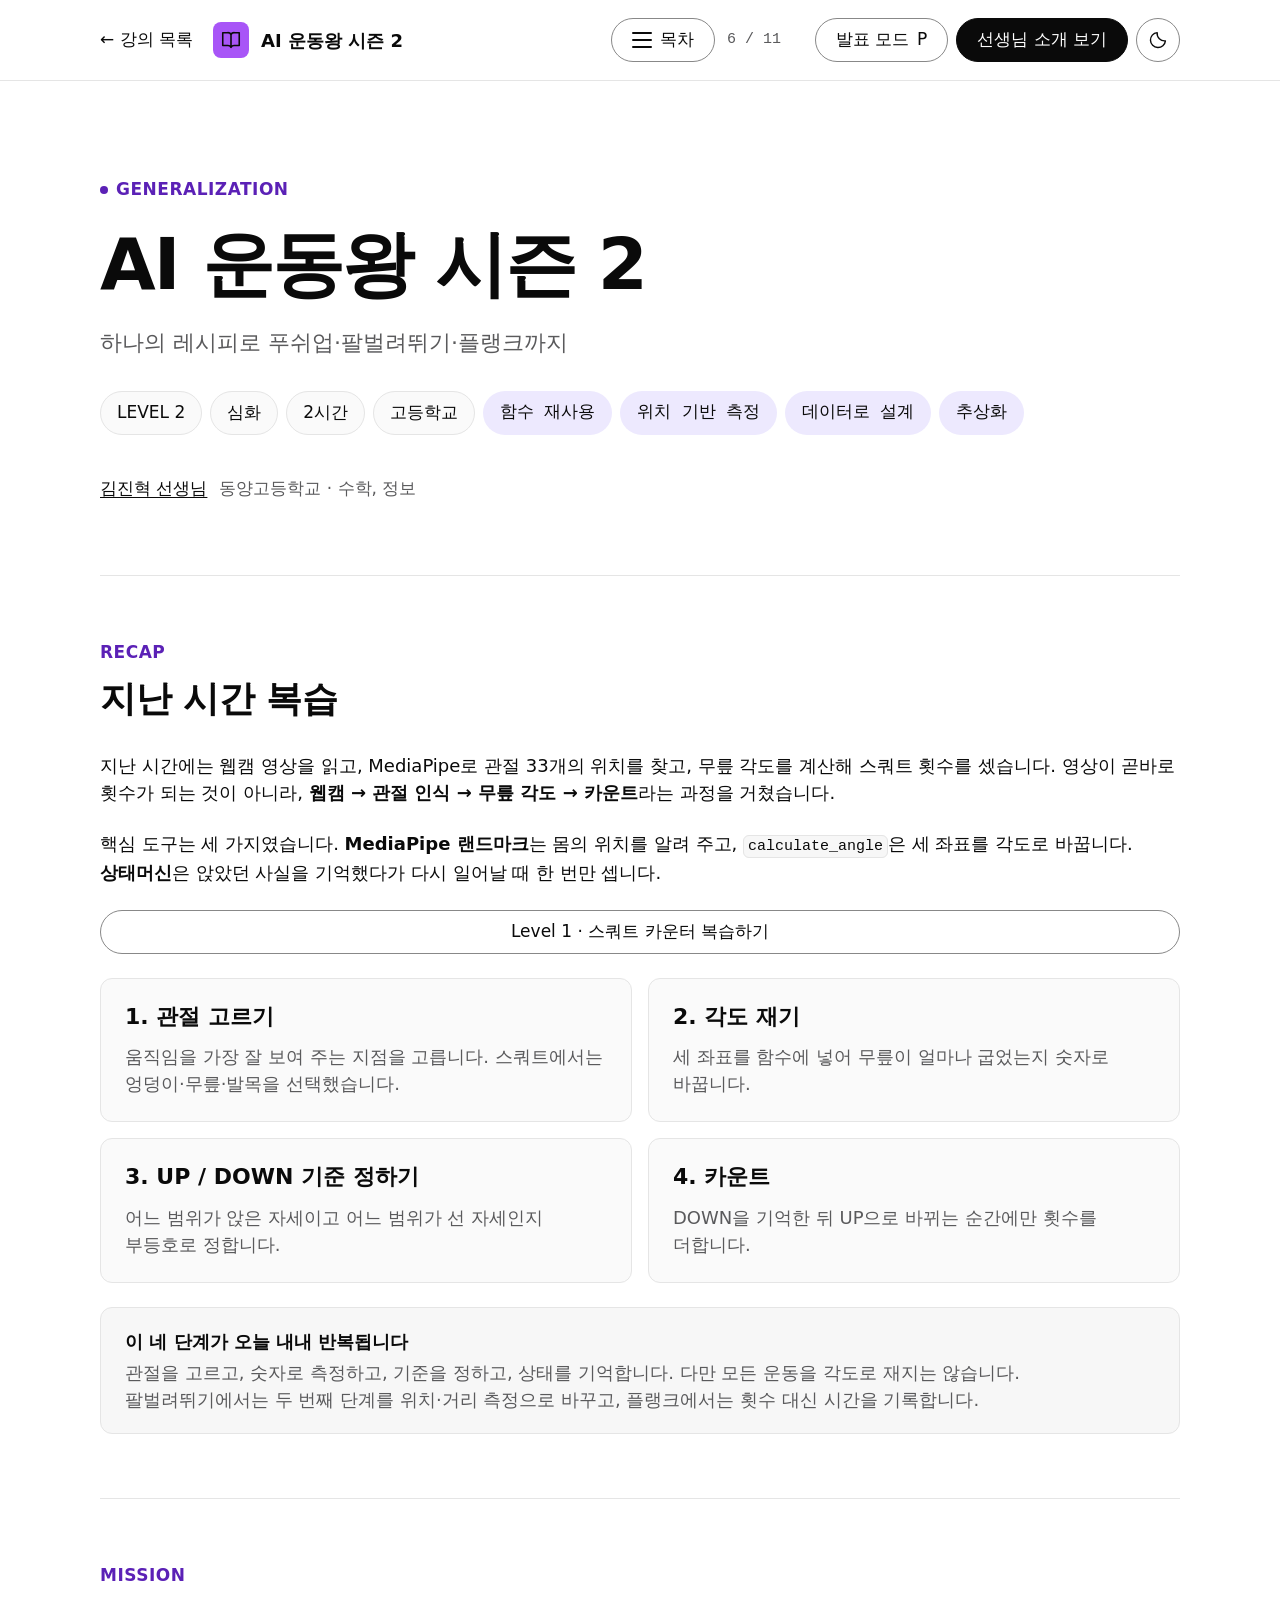
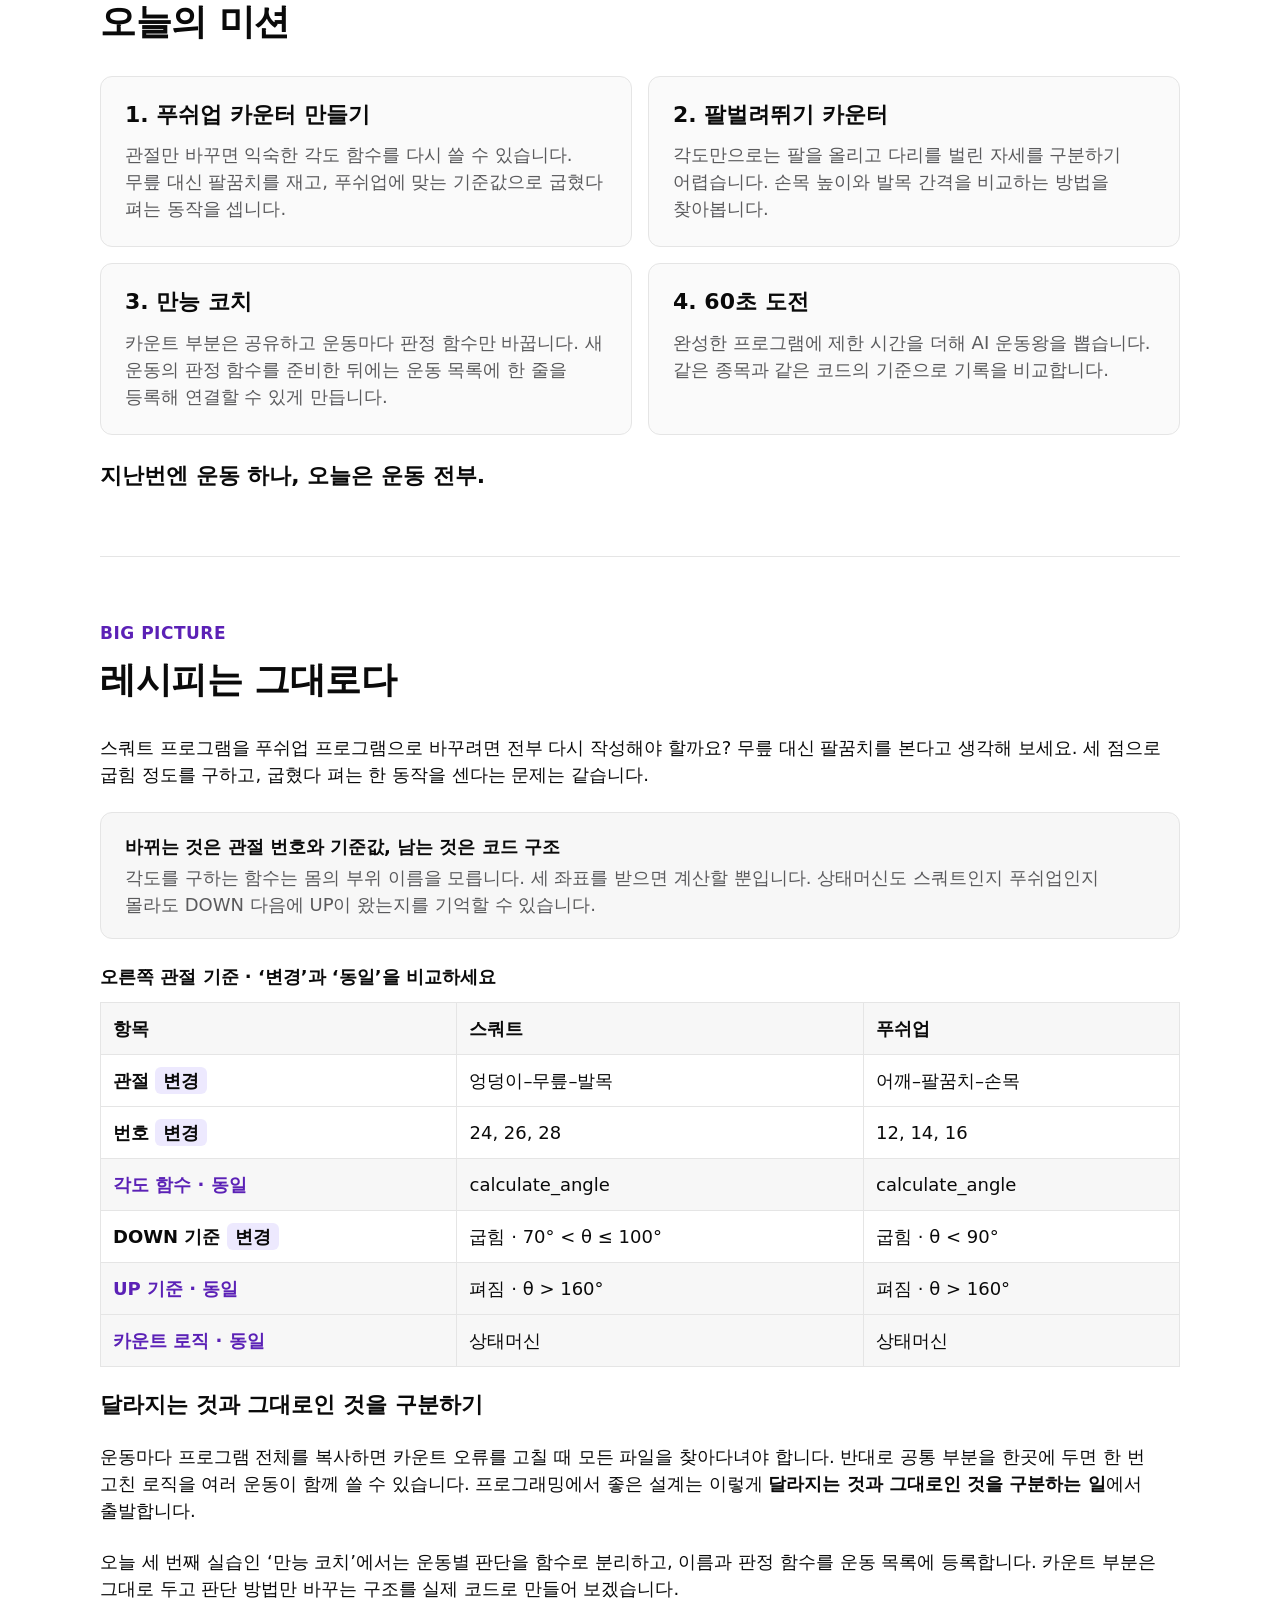
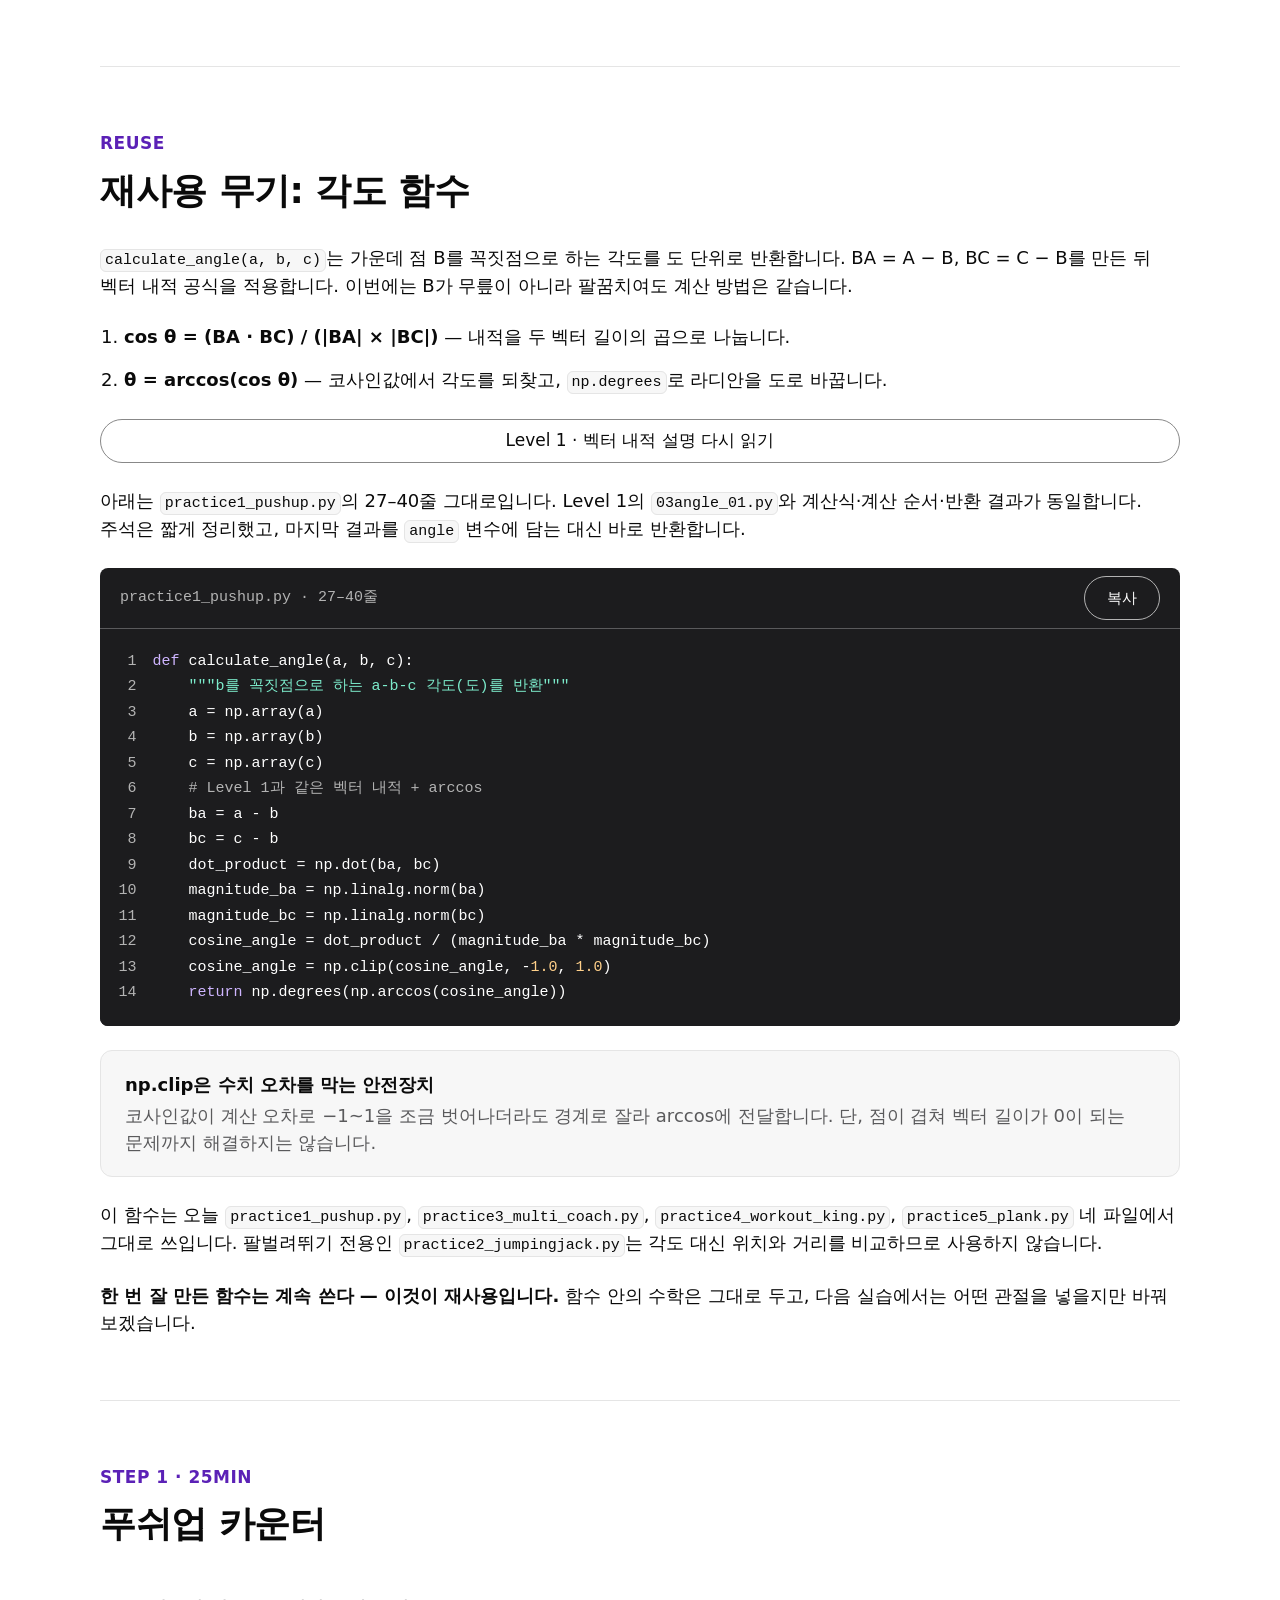
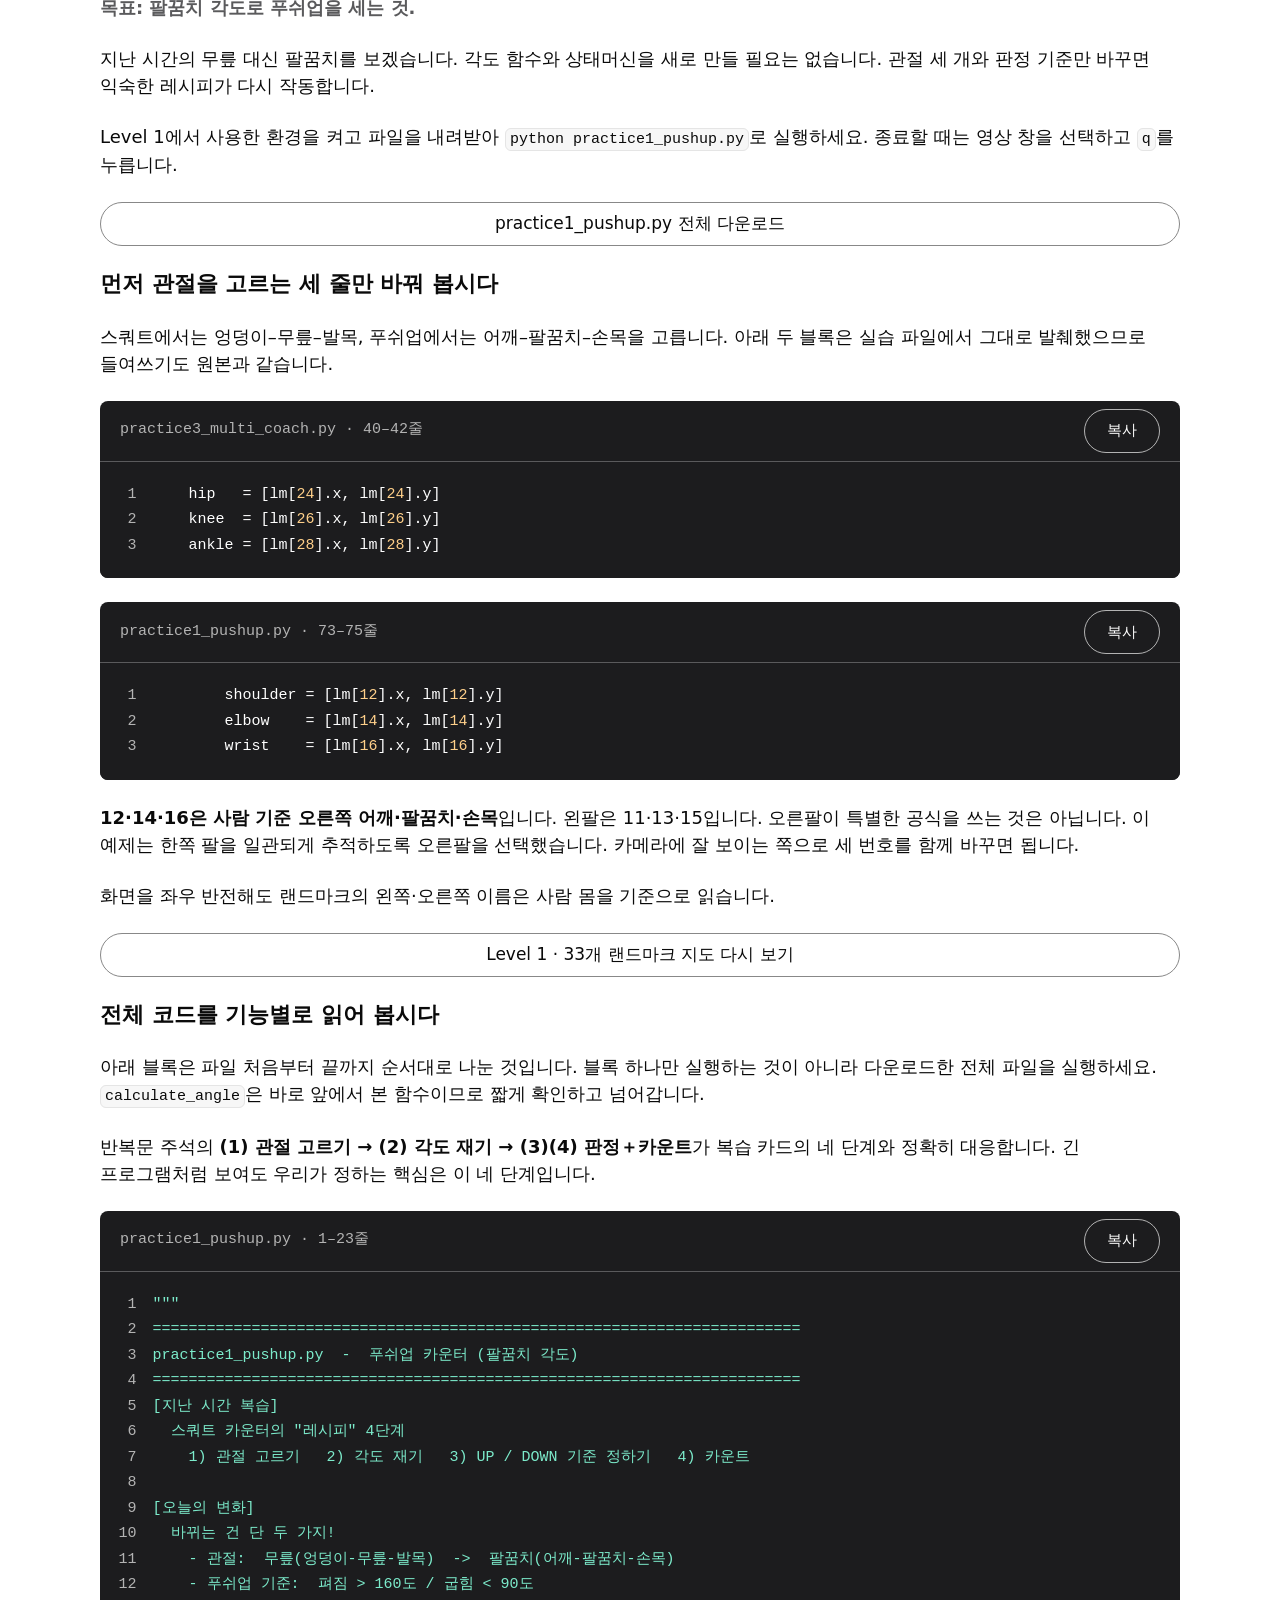
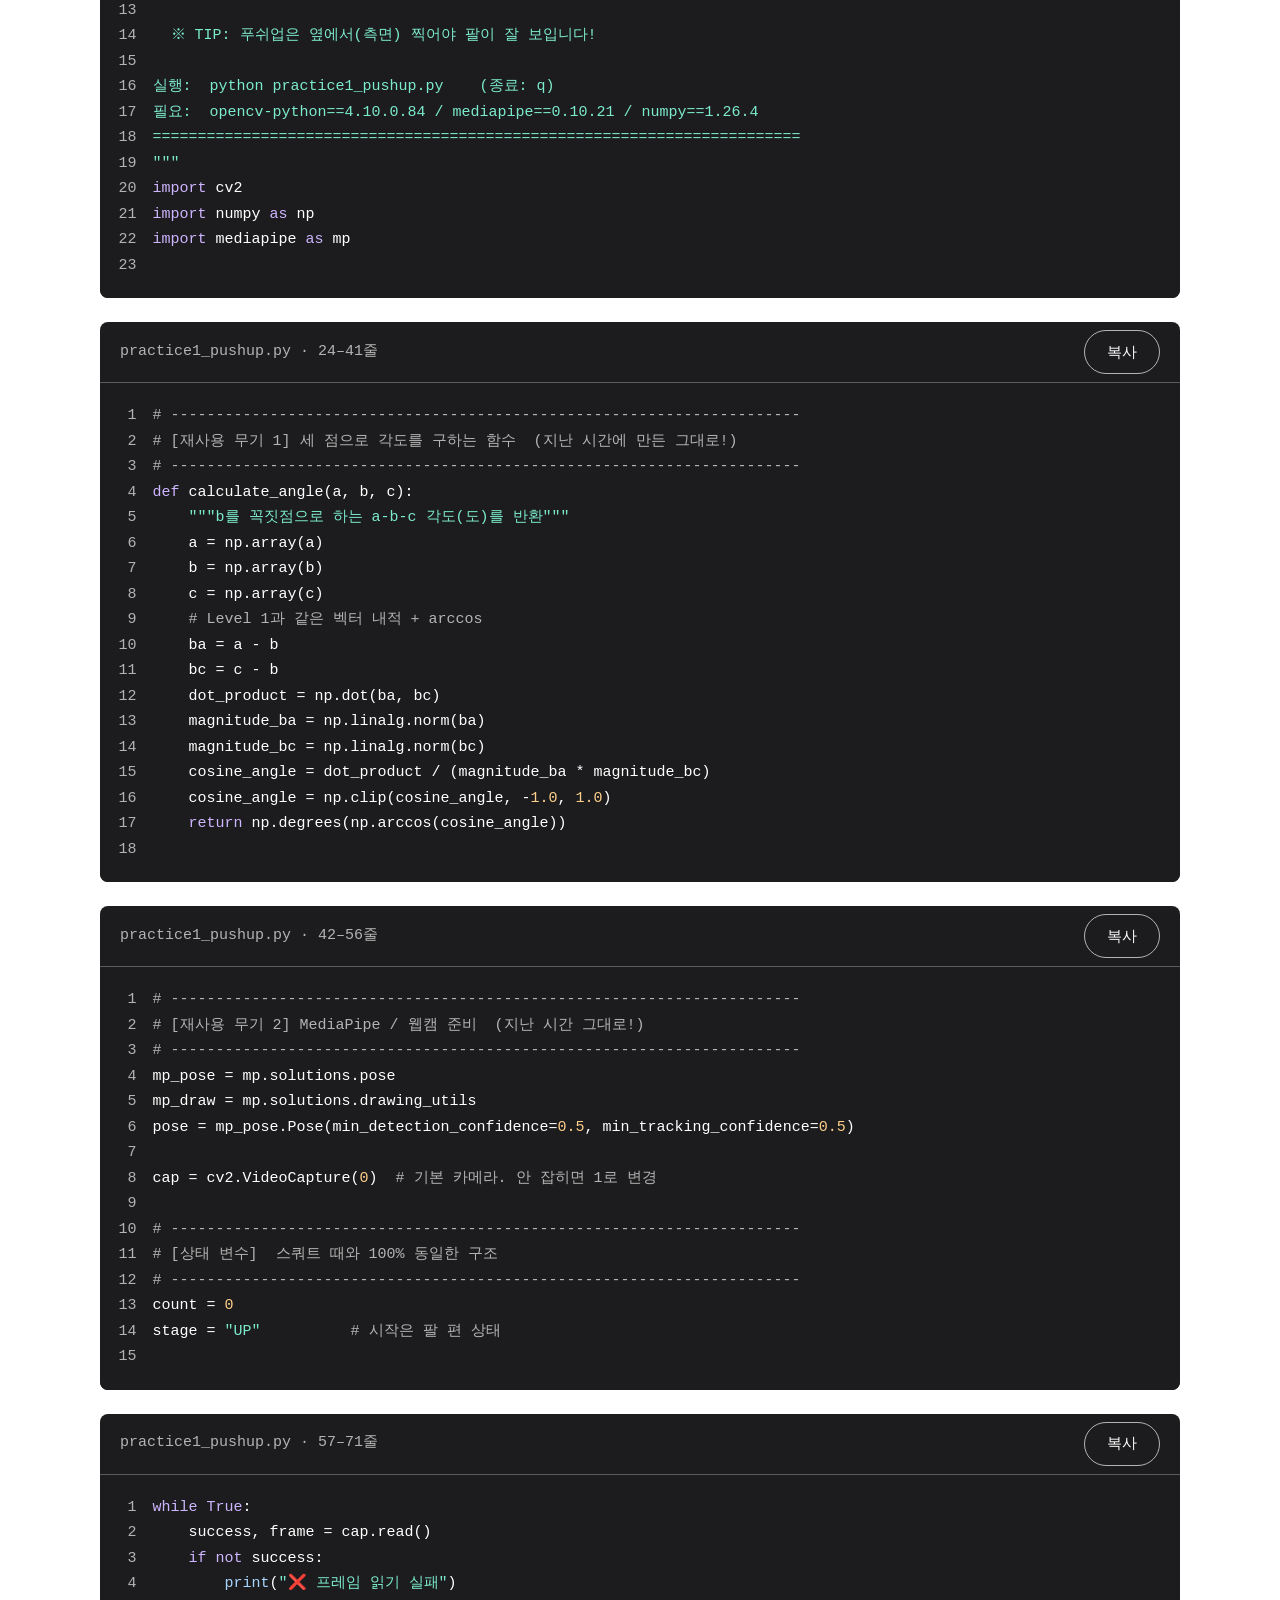
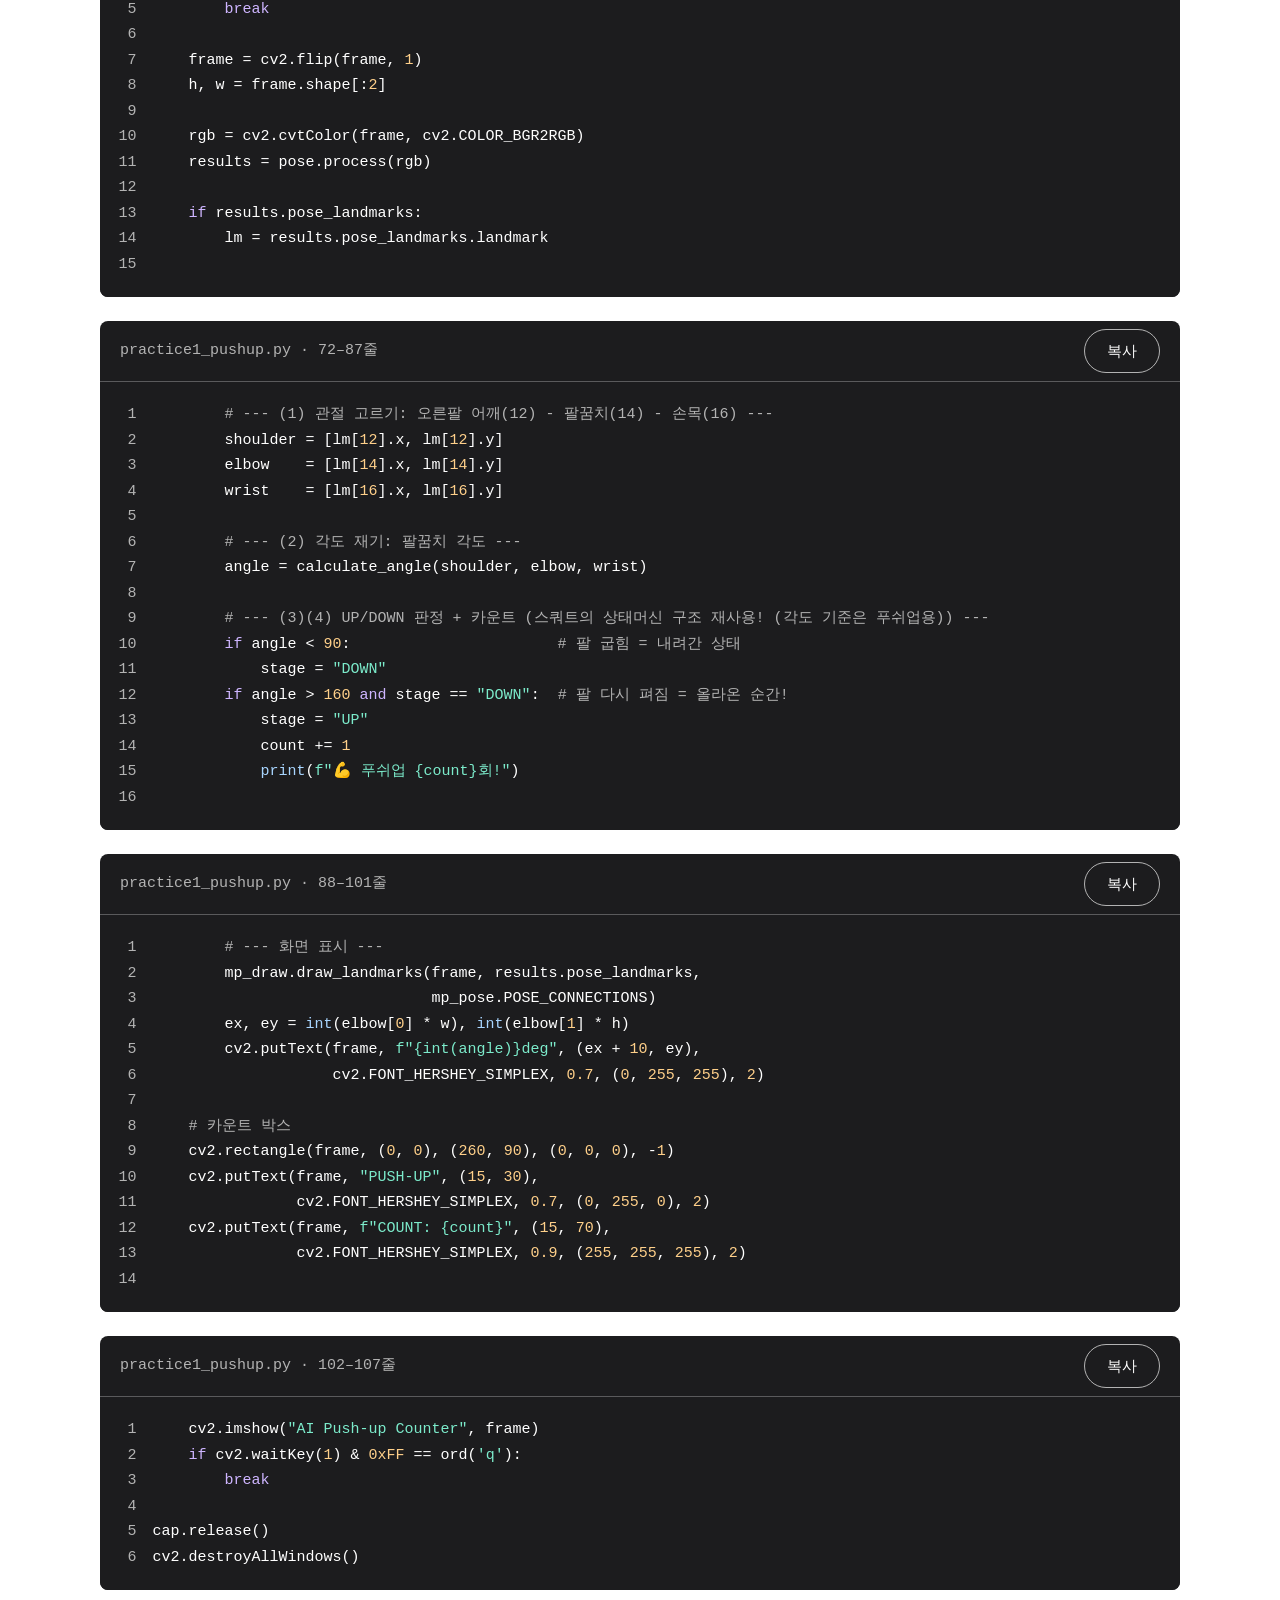
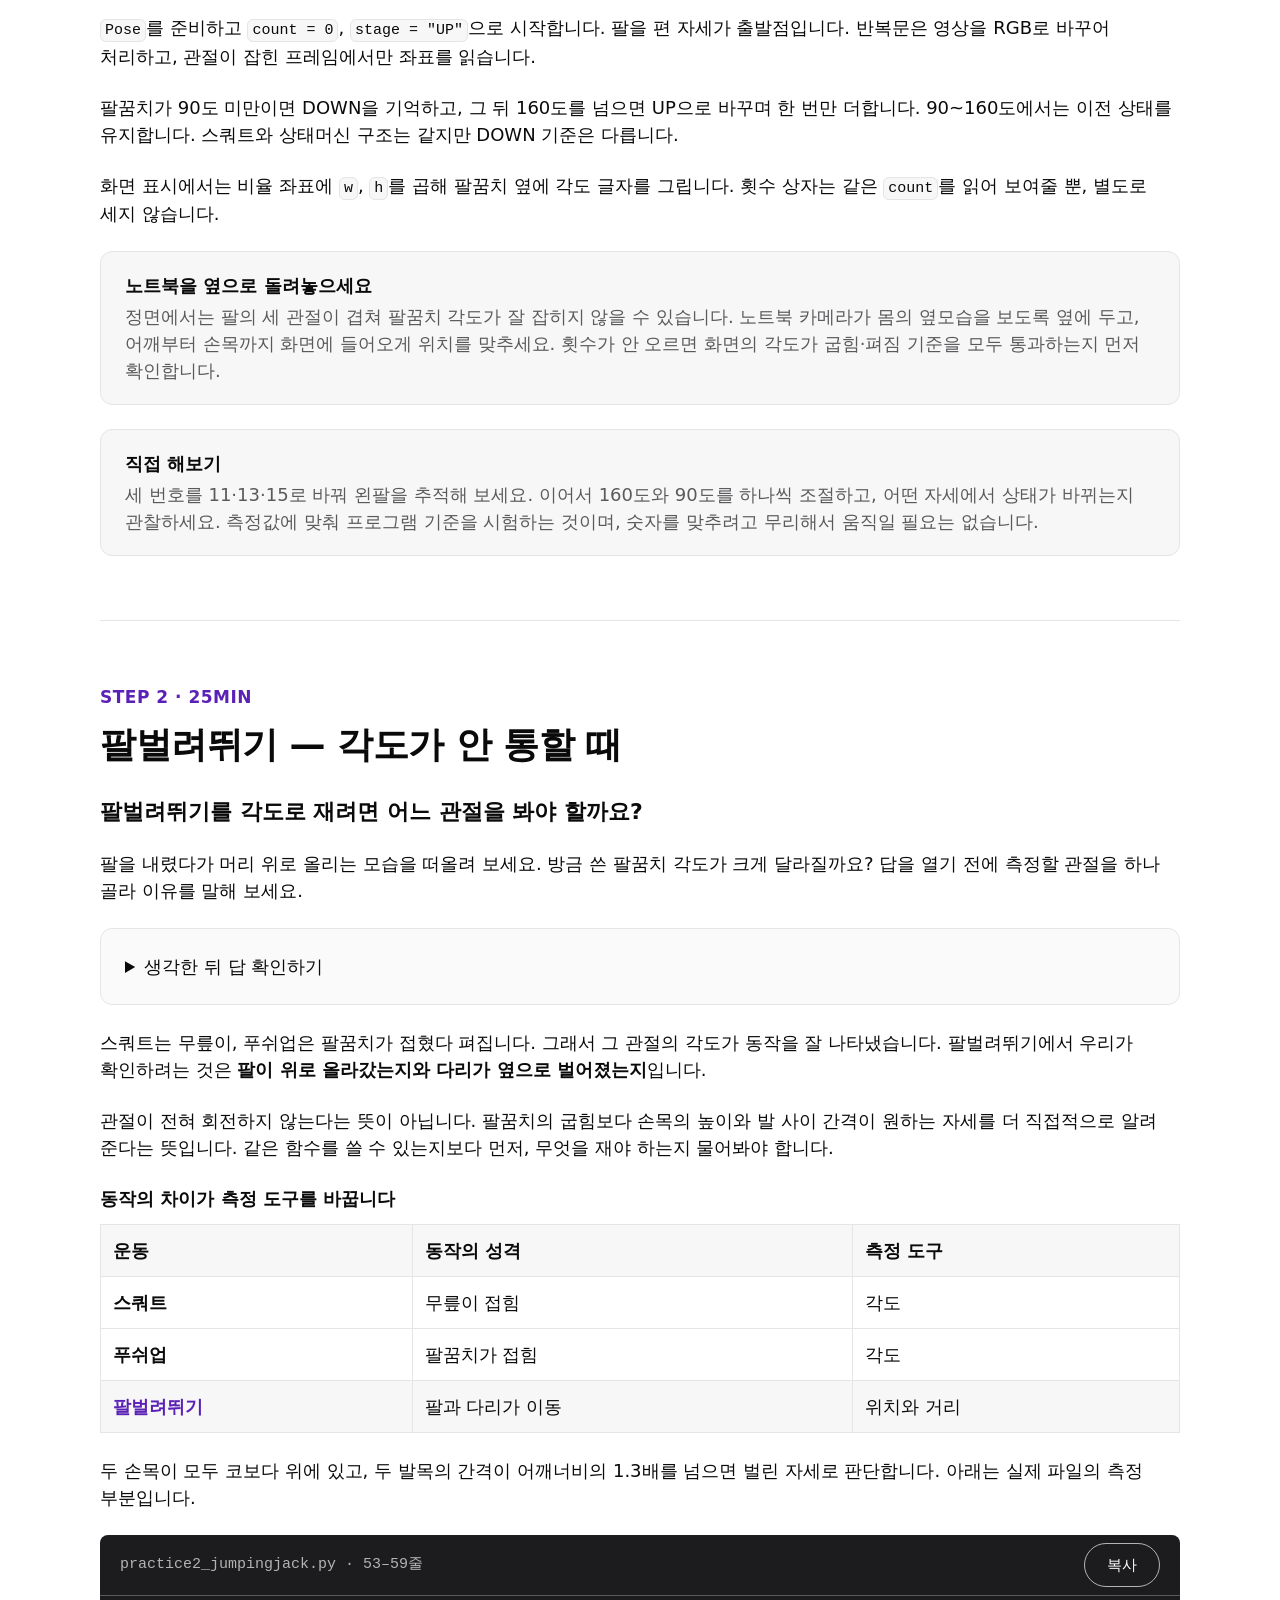
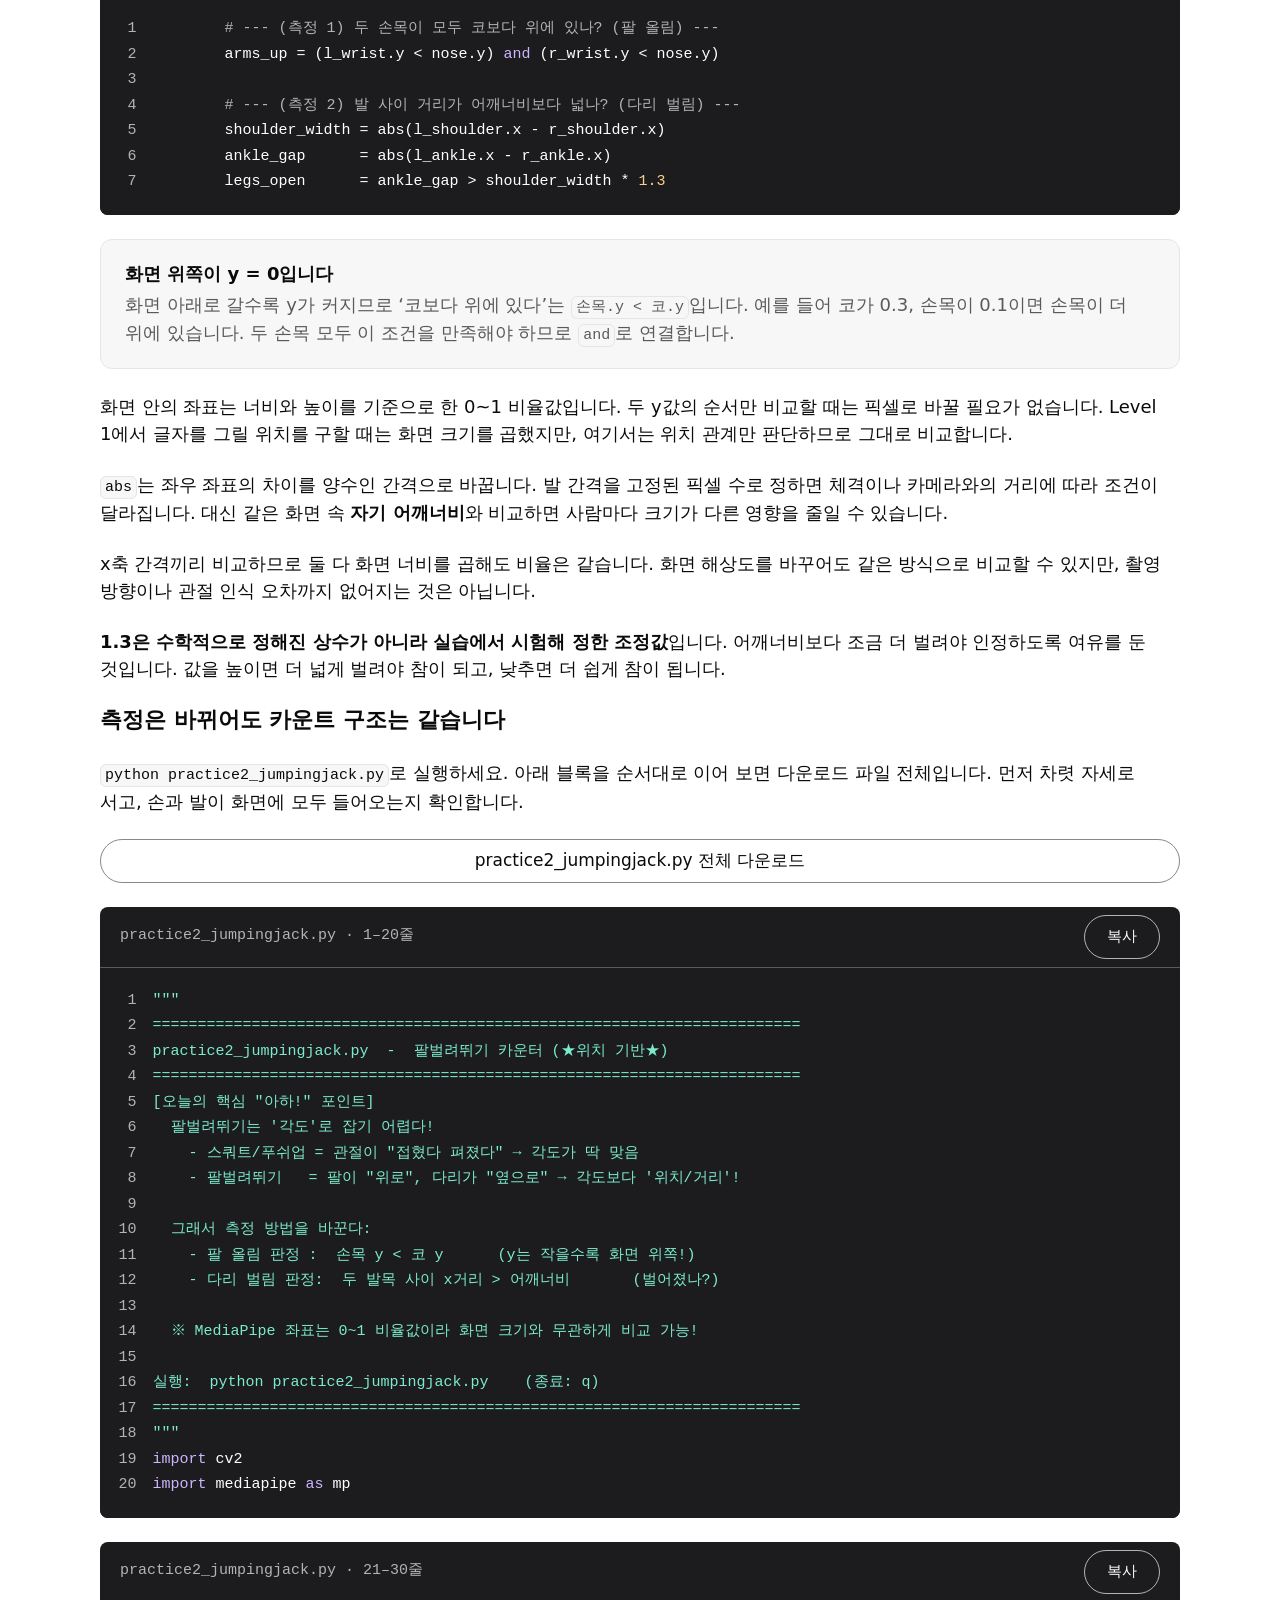
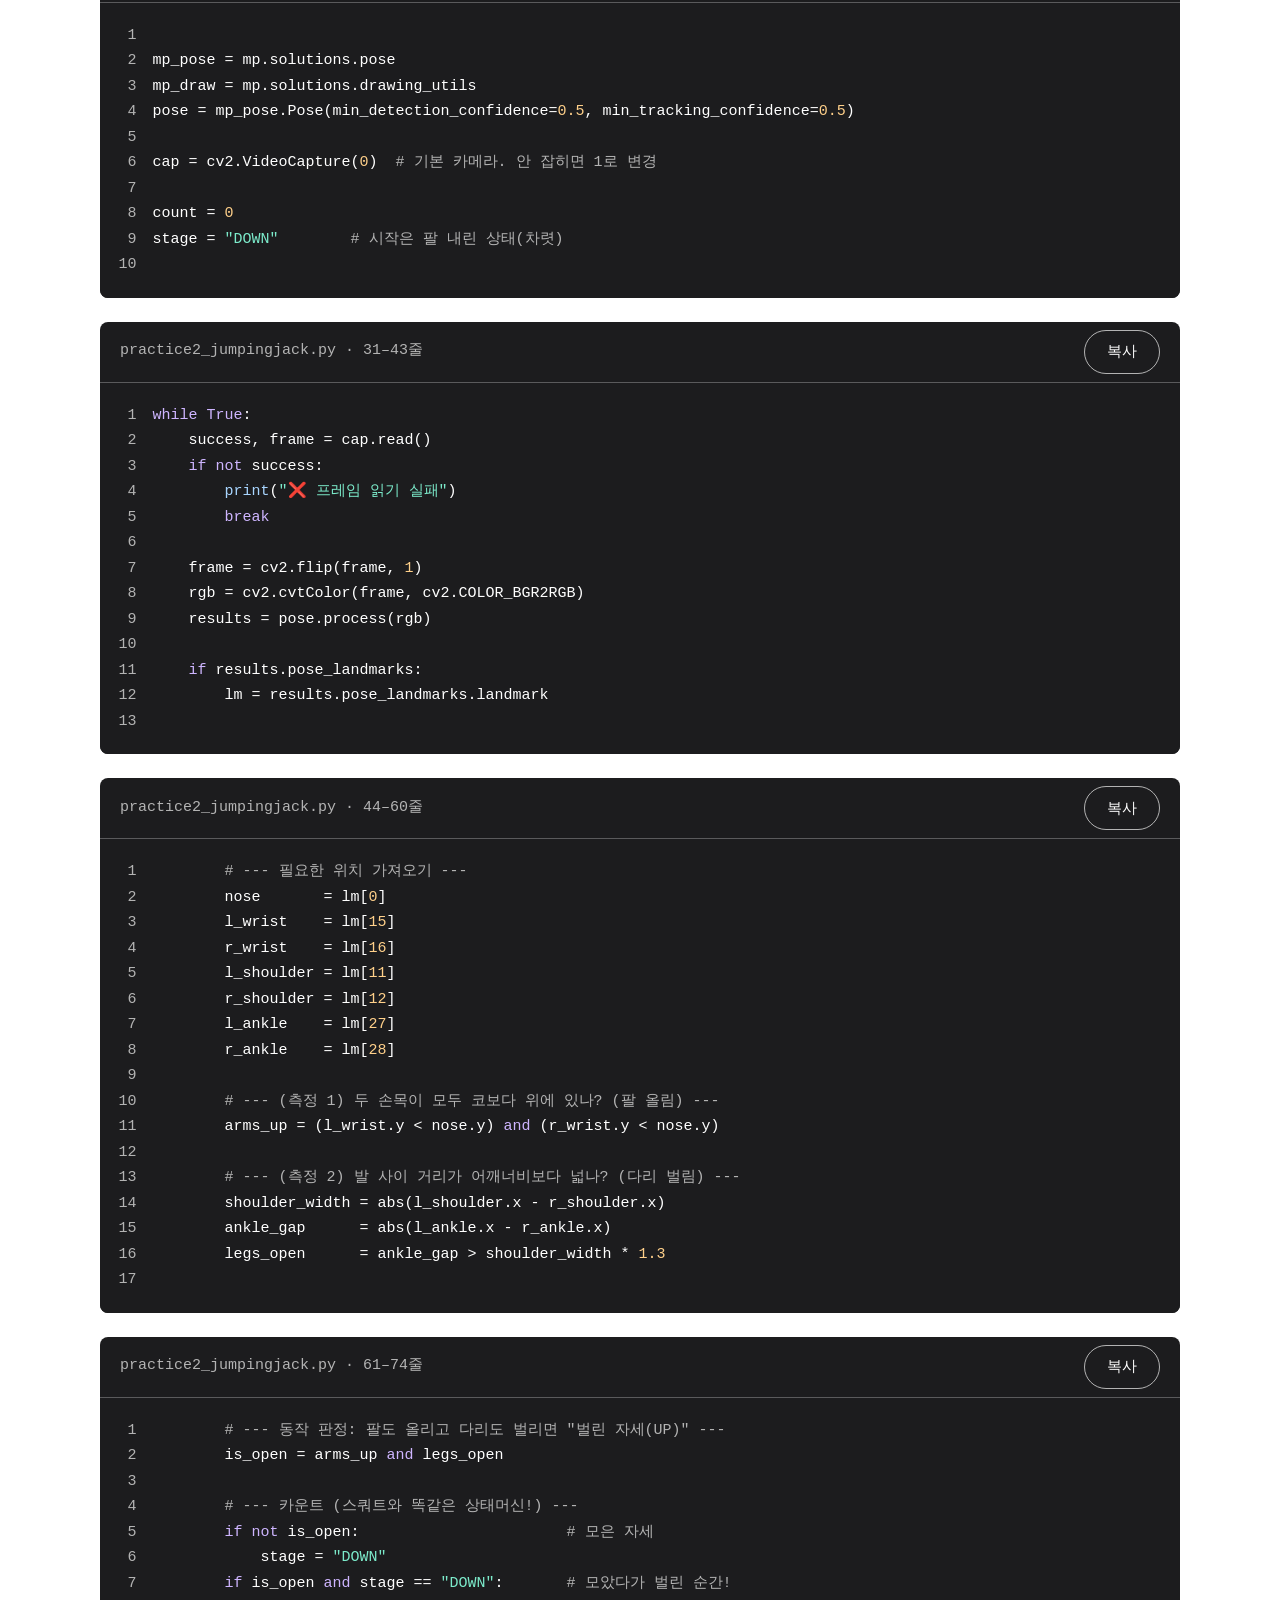
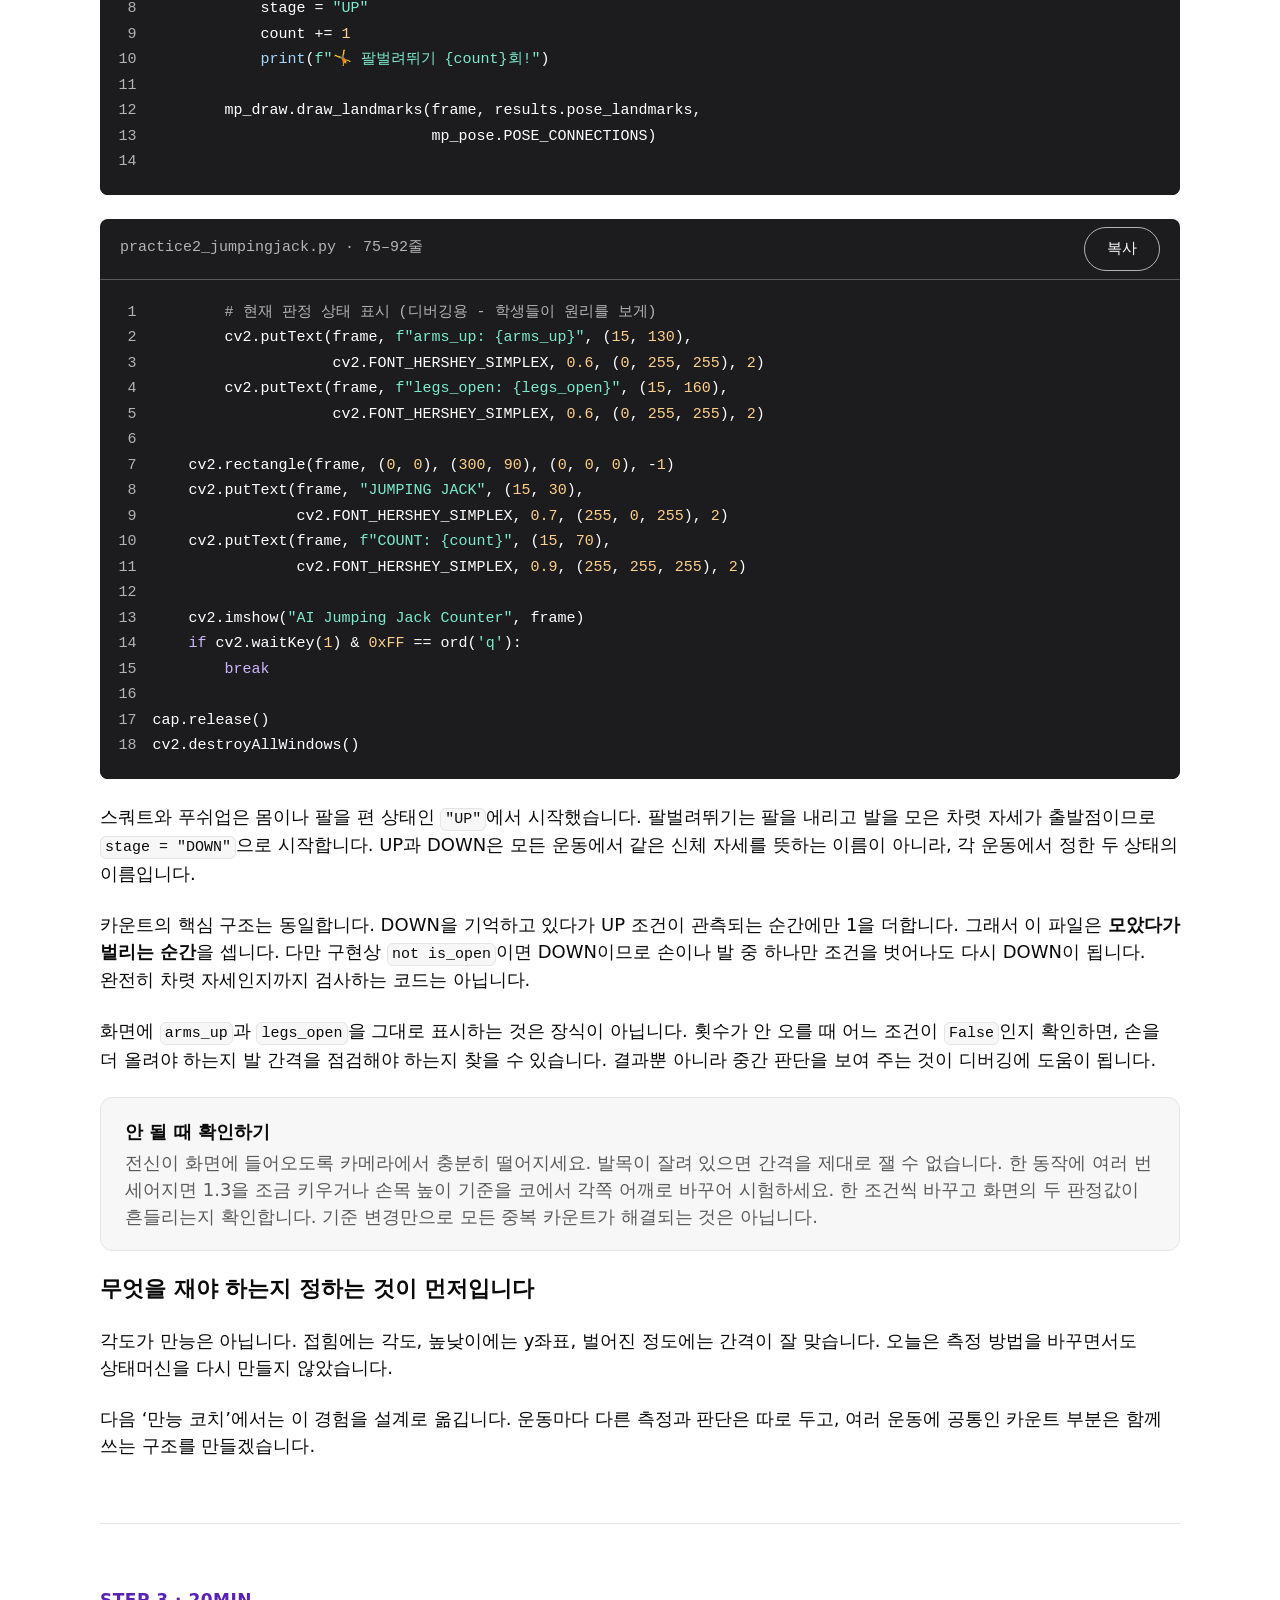
<file: level2/index.html>
<!doctype html>
<html lang="ko">
<head>
  <meta charset="utf-8">
  <meta name="viewport" content="width=device-width, initial-scale=1">
  <meta name="description" content="">
  <meta name="color-scheme" content="light dark">
  <title></title>
  <link rel="icon" href="data:,">
  <link rel="stylesheet" href="../assets/css/tokens.css">
  <link rel="stylesheet" href="../assets/css/base.css">
  <link rel="stylesheet" href="../assets/css/lecture.css">
  <!-- 일반 스크립트를 사용하므로 file://에서도 데이터를 읽을 수 있습니다. -->
  <script src="../data/site.js" defer></script>
  <script src="../assets/js/shared.js" defer></script>
  <script src="../assets/js/widgets.js" defer></script>
</head>
<body data-level="level2" data-accent="violet">
  <a class="skip-link" href="#main">본문으로 건너뛰기</a>
  <div class="scroll-progress" aria-hidden="true"><div class="scroll-progress__fill" data-progress></div></div>
  <header class="site-header" data-header>
    <div class="container header-inner">
      <a class="back-to-hub" href="../">← 강의 목록</a>
      <a class="brand" href="#top" aria-label="강의 처음으로">
        <span class="brand-mark" aria-hidden="true">
          <svg width="22" height="22" viewBox="0 0 24 24" fill="none" stroke="currentColor" stroke-width="1.7" stroke-linecap="round" stroke-linejoin="round"><path d="M12 5v15M3 4h5a4 4 0 0 1 4 2 4 4 0 0 1 4-2h5v14h-5a4 4 0 0 0-4 2 4 4 0 0 0-4-2H3Z"/></svg>
        </span>
        <span class="brand-title" data-lecture-title></span>
      </a>
      <!-- shared.js가 본문의 .lecture-section을 수집해 링크를 생성합니다. -->
      <nav class="section-nav" aria-label="강의 섹션" data-section-nav></nav>
      <div class="header-actions">
        <button class="button" type="button" data-presentation-toggle>발표 모드 <kbd>P</kbd></button>
        <button class="button button-primary" type="button" data-open-instructor>선생님 소개 보기</button>
        <button class="button button-icon" type="button" data-theme-toggle aria-label="테마 전환">
          <svg data-theme-icon width="20" height="20" viewBox="0 0 24 24" fill="none" stroke="currentColor" stroke-width="1.7" stroke-linecap="round" stroke-linejoin="round" aria-hidden="true"><path d="M20.9 13a9 9 0 0 1-9.9-9.9A9 9 0 1 0 20.9 13Z"/></svg>
        </button>
      </div>
    </div>
  </header>

  <main id="main" tabindex="-1">
    <!-- 강의 메타는 전부 data/site.js에서 주입합니다. 이 영역은 그대로 재사용합니다. -->
    <div class="container">
      <section class="hero" id="top" aria-labelledby="lecture-title">
        <p class="kicker" data-lecture-kicker></p>
        <h1 id="lecture-title" data-lecture-title></h1>
        <p class="hero-subtitle" data-lecture-subtitle></p>
        <div class="hero-meta" data-lecture-badges aria-label="강의 정보"></div>
        <div class="hero-byline">
          <button class="text-button" type="button" data-open-instructor><span data-instructor-name></span> 선생님</button>
          <span data-instructor-affiliation></span>
        </div>
      </section>

      <section class="lecture-section" id="recap" aria-labelledby="recap-title" data-reveal>
        <div class="section-heading">
          <p class="kicker">RECAP</p>
          <h2 id="recap-title">지난 시간 복습</h2>
        </div>
        <div class="example-stack">
          <div class="example-stack" data-slide="recap-1" data-slide-title="스쿼트 카운터를 다시 떠올리기">
            <p>지난 시간에는 웹캠 영상을 읽고, MediaPipe로 관절 33개의 위치를 찾고, 무릎 각도를 계산해 스쿼트 횟수를 셌습니다. 영상이 곧바로 횟수가 되는 것이 아니라, <strong>웹캠 → 관절 인식 → 무릎 각도 → 카운트</strong>라는 과정을 거쳤습니다.</p>
            <p>핵심 도구는 세 가지였습니다. <strong>MediaPipe 랜드마크</strong>는 몸의 위치를 알려 주고, <code>calculate_angle</code>은 세 좌표를 각도로 바꿉니다. <strong>상태머신</strong>은 앉았던 사실을 기억했다가 다시 일어날 때 한 번만 셉니다.</p>
            <a class="button" href="../level1/">Level 1 · 스쿼트 카운터 복습하기</a>
          </div>
          <ol class="card-grid concept-grid process-flow" data-slide="recap-2" data-slide-title="반복해서 쓸 네 단계 레시피">
            <li class="card"><h3>1. 관절 고르기</h3><p>움직임을 가장 잘 보여 주는 지점을 고릅니다. 스쿼트에서는 엉덩이·무릎·발목을 선택했습니다.</p></li>
            <li class="card"><h3>2. 각도 재기</h3><p>세 좌표를 함수에 넣어 무릎이 얼마나 굽었는지 숫자로 바꿉니다.</p></li>
            <li class="card"><h3>3. UP / DOWN 기준 정하기</h3><p>어느 범위가 앉은 자세이고 어느 범위가 선 자세인지 부등호로 정합니다.</p></li>
            <li class="card"><h3>4. 카운트</h3><p>DOWN을 기억한 뒤 UP으로 바뀌는 순간에만 횟수를 더합니다.</p></li>
          </ol>
          <aside class="callout" data-slide="recap-3" data-slide-title="오늘도 같은 순서로"><div><strong>이 네 단계가 오늘 내내 반복됩니다</strong><p>관절을 고르고, 숫자로 측정하고, 기준을 정하고, 상태를 기억합니다. 다만 모든 운동을 각도로 재지는 않습니다. 팔벌려뛰기에서는 두 번째 단계를 위치·거리 측정으로 바꾸고, 플랭크에서는 횟수 대신 시간을 기록합니다.</p></div></aside>
        </div>
      </section>

      <section class="lecture-section" id="mission" aria-labelledby="mission-title" data-reveal>
        <div class="section-heading">
          <p class="kicker">MISSION</p>
          <h2 id="mission-title">오늘의 미션</h2>
        </div>
        <div class="example-stack">
          <div class="card-grid concept-grid" data-slide="mission-1" data-slide-title="운동 하나에서 여러 운동으로">
            <article class="card"><h3>1. 푸쉬업 카운터 만들기</h3><p>관절만 바꾸면 익숙한 각도 함수를 다시 쓸 수 있습니다. 무릎 대신 팔꿈치를 재고, 푸쉬업에 맞는 기준값으로 굽혔다 펴는 동작을 셉니다.</p></article>
            <article class="card"><h3>2. 팔벌려뛰기 카운터</h3><p>각도만으로는 팔을 올리고 다리를 벌린 자세를 구분하기 어렵습니다. 손목 높이와 발목 간격을 비교하는 방법을 찾아봅니다.</p></article>
            <article class="card"><h3>3. 만능 코치</h3><p>카운트 부분은 공유하고 운동마다 판정 함수만 바꿉니다. 새 운동의 판정 함수를 준비한 뒤에는 운동 목록에 한 줄을 등록해 연결할 수 있게 만듭니다.</p></article>
            <article class="card"><h3>4. 60초 도전</h3><p>완성한 프로그램에 제한 시간을 더해 AI 운동왕을 뽑습니다. 같은 종목과 같은 코드의 기준으로 기록을 비교합니다.</p></article>
          </div>
          <p class="mission-finish" data-slide="mission-2" data-slide-title="오늘의 도전"><strong>지난번엔 운동 하나, 오늘은 운동 전부.</strong></p>
        </div>
      </section>

      <section class="lecture-section" id="bigpicture" aria-labelledby="bigpicture-title" data-reveal>
        <div class="section-heading">
          <p class="kicker">BIG PICTURE</p>
          <h2 id="bigpicture-title">레시피는 그대로다</h2>
        </div>
        <div class="example-stack">
          <div class="example-stack" data-slide="bigpicture-1" data-slide-title="새 운동이라고 처음부터 만들까요?">
            <p>스쿼트 프로그램을 푸쉬업 프로그램으로 바꾸려면 전부 다시 작성해야 할까요? 무릎 대신 팔꿈치를 본다고 생각해 보세요. 세 점으로 굽힘 정도를 구하고, 굽혔다 펴는 한 동작을 센다는 문제는 같습니다.</p>
            <aside class="callout"><div><strong>바뀌는 것은 관절 번호와 기준값, 남는 것은 코드 구조</strong><p>각도를 구하는 함수는 몸의 부위 이름을 모릅니다. 세 좌표를 받으면 계산할 뿐입니다. 상태머신도 스쿼트인지 푸쉬업인지 몰라도 DOWN 다음에 UP이 왔는지를 기억할 수 있습니다.</p></div></aside>
          </div>
          <div class="table-scroll" role="region" aria-label="스쿼트와 푸쉬업 비교 표, 좁은 화면에서는 가로 스크롤" tabindex="0" data-slide="bigpicture-2" data-slide-title="달라지는 것과 같은 것">
            <table class="landmark-table recipe-comparison">
              <caption>오른쪽 관절 기준 · ‘변경’과 ‘동일’을 비교하세요</caption>
              <thead><tr><th scope="col">항목</th><th scope="col">스쿼트</th><th scope="col">푸쉬업</th></tr></thead>
              <tbody>
                <tr><th scope="row">관절 <span class="recipe-change">변경</span></th><td>엉덩이–무릎–발목</td><td>어깨–팔꿈치–손목</td></tr>
                <tr><th scope="row">번호 <span class="recipe-change">변경</span></th><td>24, 26, 28</td><td>12, 14, 16</td></tr>
                <tr class="recipe-same"><th scope="row">각도 함수 · 동일</th><td>calculate_angle</td><td>calculate_angle</td></tr>
                <tr><th scope="row">DOWN 기준 <span class="recipe-change">변경</span></th><td>굽힘 · 70° &lt; θ ≤ 100°</td><td>굽힘 · θ &lt; 90°</td></tr>
                <tr class="recipe-same"><th scope="row">UP 기준 · 동일</th><td>펴짐 · θ &gt; 160°</td><td>펴짐 · θ &gt; 160°</td></tr>
                <tr class="recipe-same"><th scope="row">카운트 로직 · 동일</th><td>상태머신</td><td>상태머신</td></tr>
              </tbody>
            </table>
          </div>
          <div class="example-stack" data-slide="bigpicture-3" data-slide-title="좋은 설계의 출발점">
            <h3>달라지는 것과 그대로인 것을 구분하기</h3>
            <p>운동마다 프로그램 전체를 복사하면 카운트 오류를 고칠 때 모든 파일을 찾아다녀야 합니다. 반대로 공통 부분을 한곳에 두면 한 번 고친 로직을 여러 운동이 함께 쓸 수 있습니다. 프로그래밍에서 좋은 설계는 이렇게 <strong>달라지는 것과 그대로인 것을 구분하는 일</strong>에서 출발합니다.</p>
            <p>오늘 세 번째 실습인 ‘만능 코치’에서는 운동별 판단을 함수로 분리하고, 이름과 판정 함수를 운동 목록에 등록합니다. 카운트 부분은 그대로 두고 판단 방법만 바꾸는 구조를 실제 코드로 만들어 보겠습니다.</p>
          </div>
        </div>
      </section>

      <section class="lecture-section" id="weapon" aria-labelledby="weapon-title" data-reveal>
        <div class="section-heading">
          <p class="kicker">REUSE</p>
          <h2 id="weapon-title">재사용 무기: 각도 함수</h2>
        </div>
        <div class="example-stack">
          <div class="example-stack" data-slide="weapon-1" data-slide-title="교과서 공식을 다시 꺼내기">
            <p><code>calculate_angle(a, b, c)</code>는 가운데 점 B를 꼭짓점으로 하는 각도를 도 단위로 반환합니다. BA = A − B, BC = C − B를 만든 뒤 벡터 내적 공식을 적용합니다. 이번에는 B가 무릎이 아니라 팔꿈치여도 계산 방법은 같습니다.</p>
            <ol class="math-steps"><li><strong>cos θ = (BA · BC) / (|BA| × |BC|)</strong> — 내적을 두 벡터 길이의 곱으로 나눕니다.</li><li><strong>θ = arccos(cos θ)</strong> — 코사인값에서 각도를 되찾고, <code>np.degrees</code>로 라디안을 도로 바꿉니다.</li></ol>
            <a class="button" href="../level1/#step3">Level 1 · 벡터 내적 설명 다시 읽기</a>
          </div>
          <p data-slide="weapon-2" data-slide-title="그대로 재사용하는 각도 함수">아래는 <code>practice1_pushup.py</code>의 27–40줄 그대로입니다. Level 1의 <code>03angle_01.py</code>와 계산식·계산 순서·반환 결과가 동일합니다. 주석은 짧게 정리했고, 마지막 결과를 <code>angle</code> 변수에 담는 대신 바로 반환합니다.</p>
          <pre data-code data-language="python" data-label="practice1_pushup.py · 27–40줄" data-source="files/practice1_pushup.py" data-source-lines="27-40" data-slide="weapon-2"><code>def calculate_angle(a, b, c):
    """b를 꼭짓점으로 하는 a-b-c 각도(도)를 반환"""
    a = np.array(a)
    b = np.array(b)
    c = np.array(c)
    # Level 1과 같은 벡터 내적 + arccos
    ba = a - b
    bc = c - b
    dot_product = np.dot(ba, bc)
    magnitude_ba = np.linalg.norm(ba)
    magnitude_bc = np.linalg.norm(bc)
    cosine_angle = dot_product / (magnitude_ba * magnitude_bc)
    cosine_angle = np.clip(cosine_angle, -1.0, 1.0)
    return np.degrees(np.arccos(cosine_angle))</code></pre>
          <div class="example-stack" data-slide="weapon-3" data-slide-title="한 번 잘 만든 함수는 계속 쓴다">
            <aside class="callout"><div><strong>np.clip은 수치 오차를 막는 안전장치</strong><p>코사인값이 계산 오차로 −1~1을 조금 벗어나더라도 경계로 잘라 arccos에 전달합니다. 단, 점이 겹쳐 벡터 길이가 0이 되는 문제까지 해결하지는 않습니다.</p></div></aside>
            <p>이 함수는 오늘 <code>practice1_pushup.py</code>, <code>practice3_multi_coach.py</code>, <code>practice4_workout_king.py</code>, <code>practice5_plank.py</code> 네 파일에서 그대로 쓰입니다. 팔벌려뛰기 전용인 <code>practice2_jumpingjack.py</code>는 각도 대신 위치와 거리를 비교하므로 사용하지 않습니다.</p>
            <p><strong>한 번 잘 만든 함수는 계속 쓴다 — 이것이 재사용입니다.</strong> 함수 안의 수학은 그대로 두고, 다음 실습에서는 어떤 관절을 넣을지만 바꿔 보겠습니다.</p>
          </div>
        </div>
      </section>

      <section class="lecture-section" id="step1" aria-labelledby="step1-title" data-reveal>
        <div class="section-heading">
          <p class="kicker">STEP 1 · 25MIN</p>
          <h2 id="step1-title">푸쉬업 카운터</h2>
        </div>
<div class="example-stack">
<div class="example-stack" data-slide="pushup-goal" data-slide-title="목표와 실행"><p class="section-description"><strong>목표: 팔꿈치 각도로 푸쉬업을 세는 것.</strong></p><p>지난 시간의 무릎 대신 팔꿈치를 보겠습니다. 각도 함수와 상태머신을 새로 만들 필요는 없습니다. 관절 세 개와 판정 기준만 바꾸면 익숙한 레시피가 다시 작동합니다.</p><p>Level 1에서 사용한 환경을 켜고 파일을 내려받아 <code>python practice1_pushup.py</code>로 실행하세요. 종료할 때는 영상 창을 선택하고 <code>q</code>를 누릅니다.</p><a class="button" href="files/practice1_pushup.py" download>practice1_pushup.py 전체 다운로드</a></div>
<div class="example-stack" data-slide="pushup-joints" data-slide-title="무릎 대신 팔꿈치"><h3>먼저 관절을 고르는 세 줄만 바꿔 봅시다</h3><p>스쿼트에서는 엉덩이–무릎–발목, 푸쉬업에서는 어깨–팔꿈치–손목을 고릅니다. 아래 두 블록은 실습 파일에서 그대로 발췌했으므로 들여쓰기도 원본과 같습니다.</p></div>
<pre data-code data-language="python" data-label="practice3_multi_coach.py · 40–42줄" data-source="files/practice3_multi_coach.py" data-source-lines="40-42" data-slide="pushup-joints" data-slide-title="무릎 대신 팔꿈치"><code>    hip   = [lm[24].x, lm[24].y]
    knee  = [lm[26].x, lm[26].y]
    ankle = [lm[28].x, lm[28].y]</code></pre>
<pre data-code data-language="python" data-label="practice1_pushup.py · 73–75줄" data-source="files/practice1_pushup.py" data-source-lines="73-75" data-slide="pushup-joints" data-slide-title="무릎 대신 팔꿈치"><code>        shoulder = [lm[12].x, lm[12].y]
        elbow    = [lm[14].x, lm[14].y]
        wrist    = [lm[16].x, lm[16].y]</code></pre>
<div class="example-stack" data-slide="pushup-side" data-slide-title="오른팔을 고른 이유"><p><strong>12·14·16은 사람 기준 오른쪽 어깨·팔꿈치·손목</strong>입니다. 왼팔은 11·13·15입니다. 오른팔이 특별한 공식을 쓰는 것은 아닙니다. 이 예제는 한쪽 팔을 일관되게 추적하도록 오른팔을 선택했습니다. 카메라에 잘 보이는 쪽으로 세 번호를 함께 바꾸면 됩니다.</p><p>화면을 좌우 반전해도 랜드마크의 왼쪽·오른쪽 이름은 사람 몸을 기준으로 읽습니다.</p><a class="button" href="../level1/#landmarks">Level 1 · 33개 랜드마크 지도 다시 보기</a></div>
<div class="example-stack" data-slide="pushup-read" data-slide-title="네 단계 주석을 따라 읽기"><h3>전체 코드를 기능별로 읽어 봅시다</h3><p>아래 블록은 파일 처음부터 끝까지 순서대로 나눈 것입니다. 블록 하나만 실행하는 것이 아니라 다운로드한 전체 파일을 실행하세요. <code>calculate_angle</code>은 바로 앞에서 본 함수이므로 짧게 확인하고 넘어갑니다.</p><p>반복문 주석의 <strong>(1) 관절 고르기 → (2) 각도 재기 → (3)(4) 판정＋카운트</strong>가 복습 카드의 네 단계와 정확히 대응합니다. 긴 프로그램처럼 보여도 우리가 정하는 핵심은 이 네 단계입니다.</p></div>
<pre data-code data-language="python" data-label="practice1_pushup.py · 1–23줄" data-source="files/practice1_pushup.py" data-source-lines="1-23" data-file-part="practice1_pushup.py" data-slide="pushup-code-1" data-slide-title="파일 안내와 라이브러리"><code>"""
========================================================================
practice1_pushup.py  -  푸쉬업 카운터 (팔꿈치 각도)
========================================================================
[지난 시간 복습]
  스쿼트 카운터의 "레시피" 4단계
    1) 관절 고르기   2) 각도 재기   3) UP / DOWN 기준 정하기   4) 카운트

[오늘의 변화]
  바뀌는 건 단 두 가지!
    - 관절:  무릎(엉덩이-무릎-발목)  -&gt;  팔꿈치(어깨-팔꿈치-손목)
    - 푸쉬업 기준:  펴짐 &gt; 160도 / 굽힘 &lt; 90도

  ※ TIP: 푸쉬업은 옆에서(측면) 찍어야 팔이 잘 보입니다!

실행:  python practice1_pushup.py    (종료: q)
필요:  opencv-python==4.10.0.84 / mediapipe==0.10.21 / numpy==1.26.4
========================================================================
"""
import cv2
import numpy as np
import mediapipe as mp
</code></pre>
<pre data-code data-language="python" data-label="practice1_pushup.py · 24–41줄" data-source="files/practice1_pushup.py" data-source-lines="24-41" data-file-part="practice1_pushup.py" data-slide="pushup-code-24" data-slide-title="재사용하는 각도 함수"><code># ----------------------------------------------------------------------
# [재사용 무기 1] 세 점으로 각도를 구하는 함수  (지난 시간에 만든 그대로!)
# ----------------------------------------------------------------------
def calculate_angle(a, b, c):
    """b를 꼭짓점으로 하는 a-b-c 각도(도)를 반환"""
    a = np.array(a)
    b = np.array(b)
    c = np.array(c)
    # Level 1과 같은 벡터 내적 + arccos
    ba = a - b
    bc = c - b
    dot_product = np.dot(ba, bc)
    magnitude_ba = np.linalg.norm(ba)
    magnitude_bc = np.linalg.norm(bc)
    cosine_angle = dot_product / (magnitude_ba * magnitude_bc)
    cosine_angle = np.clip(cosine_angle, -1.0, 1.0)
    return np.degrees(np.arccos(cosine_angle))
</code></pre>
<pre data-code data-language="python" data-label="practice1_pushup.py · 42–56줄" data-source="files/practice1_pushup.py" data-source-lines="42-56" data-file-part="practice1_pushup.py" data-slide="pushup-code-42" data-slide-title="MediaPipe 준비와 상태 변수"><code># ----------------------------------------------------------------------
# [재사용 무기 2] MediaPipe / 웹캠 준비  (지난 시간 그대로!)
# ----------------------------------------------------------------------
mp_pose = mp.solutions.pose
mp_draw = mp.solutions.drawing_utils
pose = mp_pose.Pose(min_detection_confidence=0.5, min_tracking_confidence=0.5)

cap = cv2.VideoCapture(0)  # 기본 카메라. 안 잡히면 1로 변경

# ----------------------------------------------------------------------
# [상태 변수]  스쿼트 때와 100% 동일한 구조
# ----------------------------------------------------------------------
count = 0
stage = "UP"          # 시작은 팔 편 상태
</code></pre>
<pre data-code data-language="python" data-label="practice1_pushup.py · 57–71줄" data-source="files/practice1_pushup.py" data-source-lines="57-71" data-file-part="practice1_pushup.py" data-slide="pushup-code-57" data-slide-title="프레임 읽기와 관절 인식"><code>while True:
    success, frame = cap.read()
    if not success:
        print("❌ 프레임 읽기 실패")
        break

    frame = cv2.flip(frame, 1)
    h, w = frame.shape[:2]

    rgb = cv2.cvtColor(frame, cv2.COLOR_BGR2RGB)
    results = pose.process(rgb)

    if results.pose_landmarks:
        lm = results.pose_landmarks.landmark
</code></pre>
<pre data-code data-language="python" data-label="practice1_pushup.py · 72–87줄" data-source="files/practice1_pushup.py" data-source-lines="72-87" data-file-part="practice1_pushup.py" data-slide="pushup-code-72" data-slide-title="관절·각도·판정·카운트"><code>        # --- (1) 관절 고르기: 오른팔 어깨(12) - 팔꿈치(14) - 손목(16) ---
        shoulder = [lm[12].x, lm[12].y]
        elbow    = [lm[14].x, lm[14].y]
        wrist    = [lm[16].x, lm[16].y]

        # --- (2) 각도 재기: 팔꿈치 각도 ---
        angle = calculate_angle(shoulder, elbow, wrist)

        # --- (3)(4) UP/DOWN 판정 + 카운트 (스쿼트의 상태머신 구조 재사용! (각도 기준은 푸쉬업용)) ---
        if angle &lt; 90:                       # 팔 굽힘 = 내려간 상태
            stage = "DOWN"
        if angle &gt; 160 and stage == "DOWN":  # 팔 다시 펴짐 = 올라온 순간!
            stage = "UP"
            count += 1
            print(f"💪 푸쉬업 {count}회!")
</code></pre>
<pre data-code data-language="python" data-label="practice1_pushup.py · 88–101줄" data-source="files/practice1_pushup.py" data-source-lines="88-101" data-file-part="practice1_pushup.py" data-slide="pushup-code-88" data-slide-title="뼈대와 각도·횟수 표시"><code>        # --- 화면 표시 ---
        mp_draw.draw_landmarks(frame, results.pose_landmarks,
                               mp_pose.POSE_CONNECTIONS)
        ex, ey = int(elbow[0] * w), int(elbow[1] * h)
        cv2.putText(frame, f"{int(angle)}deg", (ex + 10, ey),
                    cv2.FONT_HERSHEY_SIMPLEX, 0.7, (0, 255, 255), 2)

    # 카운트 박스
    cv2.rectangle(frame, (0, 0), (260, 90), (0, 0, 0), -1)
    cv2.putText(frame, "PUSH-UP", (15, 30),
                cv2.FONT_HERSHEY_SIMPLEX, 0.7, (0, 255, 0), 2)
    cv2.putText(frame, f"COUNT: {count}", (15, 70),
                cv2.FONT_HERSHEY_SIMPLEX, 0.9, (255, 255, 255), 2)
</code></pre>
<pre data-code data-language="python" data-label="practice1_pushup.py · 102–107줄" data-source="files/practice1_pushup.py" data-source-lines="102-107" data-file-part="practice1_pushup.py" data-slide="pushup-code-102" data-slide-title="화면 갱신과 종료"><code>    cv2.imshow("AI Push-up Counter", frame)
    if cv2.waitKey(1) &amp; 0xFF == ord('q'):
        break

cap.release()
cv2.destroyAllWindows()</code></pre>
<div class="example-stack" data-slide="pushup-explain" data-slide-title="아는 구조가 그대로 작동한다"><p><code>Pose</code>를 준비하고 <code>count = 0</code>, <code>stage = "UP"</code>으로 시작합니다. 팔을 편 자세가 출발점입니다. 반복문은 영상을 RGB로 바꾸어 처리하고, 관절이 잡힌 프레임에서만 좌표를 읽습니다.</p><p>팔꿈치가 90도 미만이면 DOWN을 기억하고, 그 뒤 160도를 넘으면 UP으로 바꾸며 한 번만 더합니다. 90~160도에서는 이전 상태를 유지합니다. 스쿼트와 상태머신 구조는 같지만 DOWN 기준은 다릅니다.</p><p>화면 표시에서는 비율 좌표에 <code>w</code>, <code>h</code>를 곱해 팔꿈치 옆에 각도 글자를 그립니다. 횟수 상자는 같은 <code>count</code>를 읽어 보여줄 뿐, 별도로 세지 않습니다.</p></div>
<div class="example-stack" data-slide="pushup-camera" data-slide-title="측면에서 촬영하기"><aside class="callout"><div><strong>노트북을 옆으로 돌려놓으세요</strong><p>정면에서는 팔의 세 관절이 겹쳐 팔꿈치 각도가 잘 잡히지 않을 수 있습니다. 노트북 카메라가 몸의 옆모습을 보도록 옆에 두고, 어깨부터 손목까지 화면에 들어오게 위치를 맞추세요. 횟수가 안 오르면 화면의 각도가 굽힘·펴짐 기준을 모두 통과하는지 먼저 확인합니다.</p></div></aside><aside class="callout"><div><strong>직접 해보기</strong><p>세 번호를 11·13·15로 바꿔 왼팔을 추적해 보세요. 이어서 160도와 90도를 하나씩 조절하고, 어떤 자세에서 상태가 바뀌는지 관찰하세요. 측정값에 맞춰 프로그램 기준을 시험하는 것이며, 숫자를 맞추려고 무리해서 움직일 필요는 없습니다.</p></div></aside></div>
</div>
      </section>

      <section class="lecture-section" id="step2" aria-labelledby="step2-title" data-reveal>
        <div class="section-heading">
          <p class="kicker">STEP 2 · 25MIN</p>
          <h2 id="step2-title">팔벌려뛰기 — 각도가 안 통할 때</h2>
        </div>
<div class="example-stack">
<div class="example-stack" data-slide="jack-question" data-slide-title="이번에도 각도면 될까요?"><h3>팔벌려뛰기를 각도로 재려면 어느 관절을 봐야 할까요?</h3><p>팔을 내렸다가 머리 위로 올리는 모습을 떠올려 보세요. 방금 쓴 팔꿈치 각도가 크게 달라질까요? 답을 열기 전에 측정할 관절을 하나 골라 이유를 말해 보세요.</p><details class="card" id="jack-angle-question"><summary aria-controls="jack-angle-answer">생각한 뒤 답 확인하기</summary><div class="example-stack" id="jack-angle-answer"><p>팔꿈치를 편 채 팔을 올리면 팔꿈치 각도는 거의 그대로입니다. 이 각도만으로는 팔이 아래에 있는지 위에 있는지 구분하기 어렵습니다. 이번에는 손목이 어디까지 올라갔는지, 발목이 얼마나 벌어졌는지를 직접 비교하겠습니다.</p><p>다른 관절의 각도를 활용하는 설계도 가능하지만, 방금의 ‘접혔다 펴지는 관절 하나’ 레시피를 그대로 적용하는 것은 적절하지 않습니다.</p></div></details></div>
<div class="example-stack" data-slide="jack-why" data-slide-title="접힘과 위치 이동은 다르다"><p>스쿼트는 무릎이, 푸쉬업은 팔꿈치가 접혔다 펴집니다. 그래서 그 관절의 각도가 동작을 잘 나타냈습니다. 팔벌려뛰기에서 우리가 확인하려는 것은 <strong>팔이 위로 올라갔는지와 다리가 옆으로 벌어졌는지</strong>입니다.</p><p>관절이 전혀 회전하지 않는다는 뜻이 아닙니다. 팔꿈치의 굽힘보다 손목의 높이와 발 사이 간격이 원하는 자세를 더 직접적으로 알려 준다는 뜻입니다. 같은 함수를 쓸 수 있는지보다 먼저, 무엇을 재야 하는지 물어봐야 합니다.</p></div>
<div class="table-scroll" role="region" aria-label="운동별 측정 도구 비교" tabindex="0" data-slide="jack-table" data-slide-title="동작에 맞는 측정 도구"><table class="landmark-table recipe-comparison"><caption>동작의 차이가 측정 도구를 바꿉니다</caption><thead><tr><th scope="col">운동</th><th scope="col">동작의 성격</th><th scope="col">측정 도구</th></tr></thead><tbody><tr><th scope="row">스쿼트</th><td>무릎이 접힘</td><td>각도</td></tr><tr><th scope="row">푸쉬업</th><td>팔꿈치가 접힘</td><td>각도</td></tr><tr class="recipe-same"><th scope="row">팔벌려뛰기</th><td>팔과 다리가 이동</td><td>위치와 거리</td></tr></tbody></table></div>
<div class="example-stack" data-slide="jack-measure" data-slide-title="두 가지 측정으로 바꾸기"><p>두 손목이 모두 코보다 위에 있고, 두 발목의 간격이 어깨너비의 1.3배를 넘으면 벌린 자세로 판단합니다. 아래는 실제 파일의 측정 부분입니다.</p></div>
<pre data-code data-language="python" data-label="practice2_jumpingjack.py · 53–59줄" data-source="files/practice2_jumpingjack.py" data-source-lines="53-59" data-slide="jack-measure" data-slide-title="두 가지 측정으로 바꾸기"><code>        # --- (측정 1) 두 손목이 모두 코보다 위에 있나? (팔 올림) ---
        arms_up = (l_wrist.y &lt; nose.y) and (r_wrist.y &lt; nose.y)

        # --- (측정 2) 발 사이 거리가 어깨너비보다 넓나? (다리 벌림) ---
        shoulder_width = abs(l_shoulder.x - r_shoulder.x)
        ankle_gap      = abs(l_ankle.x - r_ankle.x)
        legs_open      = ankle_gap &gt; shoulder_width * 1.3</code></pre>
<div class="example-stack" data-slide="jack-y" data-slide-title="위에 있으면 y가 작다"><aside class="callout"><div><strong>화면 위쪽이 y = 0입니다</strong><p>화면 아래로 갈수록 y가 커지므로 ‘코보다 위에 있다’는 <code>손목.y &lt; 코.y</code>입니다. 예를 들어 코가 0.3, 손목이 0.1이면 손목이 더 위에 있습니다. 두 손목 모두 이 조건을 만족해야 하므로 <code>and</code>로 연결합니다.</p></div></aside><p>화면 안의 좌표는 너비와 높이를 기준으로 한 0~1 비율값입니다. 두 y값의 순서만 비교할 때는 픽셀로 바꿀 필요가 없습니다. Level 1에서 글자를 그릴 위치를 구할 때는 화면 크기를 곱했지만, 여기서는 위치 관계만 판단하므로 그대로 비교합니다.</p></div>
<div class="example-stack" data-slide="jack-width" data-slide-title="왜 어깨너비의 1.3배일까요?"><p><code>abs</code>는 좌우 좌표의 차이를 양수인 간격으로 바꿉니다. 발 간격을 고정된 픽셀 수로 정하면 체격이나 카메라와의 거리에 따라 조건이 달라집니다. 대신 같은 화면 속 <strong>자기 어깨너비</strong>와 비교하면 사람마다 크기가 다른 영향을 줄일 수 있습니다.</p><p>x축 간격끼리 비교하므로 둘 다 화면 너비를 곱해도 비율은 같습니다. 화면 해상도를 바꾸어도 같은 방식으로 비교할 수 있지만, 촬영 방향이나 관절 인식 오차까지 없어지는 것은 아닙니다.</p><p><strong>1.3은 수학적으로 정해진 상수가 아니라 실습에서 시험해 정한 조정값</strong>입니다. 어깨너비보다 조금 더 벌려야 인정하도록 여유를 둔 것입니다. 값을 높이면 더 넓게 벌려야 참이 되고, 낮추면 더 쉽게 참이 됩니다.</p></div>
<div class="example-stack" data-slide="jack-run" data-slide-title="전체 파일 실행하기"><h3>측정은 바뀌어도 카운트 구조는 같습니다</h3><p><code>python practice2_jumpingjack.py</code>로 실행하세요. 아래 블록을 순서대로 이어 보면 다운로드 파일 전체입니다. 먼저 차렷 자세로 서고, 손과 발이 화면에 모두 들어오는지 확인합니다.</p><a class="button" href="files/practice2_jumpingjack.py" download>practice2_jumpingjack.py 전체 다운로드</a></div>
<pre data-code data-language="python" data-label="practice2_jumpingjack.py · 1–20줄" data-source="files/practice2_jumpingjack.py" data-source-lines="1-20" data-file-part="practice2_jumpingjack.py" data-slide="jack-code-1" data-slide-title="파일 안내와 라이브러리"><code>"""
========================================================================
practice2_jumpingjack.py  -  팔벌려뛰기 카운터 (★위치 기반★)
========================================================================
[오늘의 핵심 "아하!" 포인트]
  팔벌려뛰기는 '각도'로 잡기 어렵다!
    - 스쿼트/푸쉬업 = 관절이 "접혔다 펴졌다" → 각도가 딱 맞음
    - 팔벌려뛰기   = 팔이 "위로", 다리가 "옆으로" → 각도보다 '위치/거리'!

  그래서 측정 방법을 바꾼다:
    - 팔 올림 판정 :  손목 y &lt; 코 y      (y는 작을수록 화면 위쪽!)
    - 다리 벌림 판정:  두 발목 사이 x거리 &gt; 어깨너비       (벌어졌나?)

  ※ MediaPipe 좌표는 0~1 비율값이라 화면 크기와 무관하게 비교 가능!

실행:  python practice2_jumpingjack.py    (종료: q)
========================================================================
"""
import cv2
import mediapipe as mp</code></pre>
<pre data-code data-language="python" data-label="practice2_jumpingjack.py · 21–30줄" data-source="files/practice2_jumpingjack.py" data-source-lines="21-30" data-file-part="practice2_jumpingjack.py" data-slide="jack-code-21" data-slide-title="차렷 자세로 시작"><code>
mp_pose = mp.solutions.pose
mp_draw = mp.solutions.drawing_utils
pose = mp_pose.Pose(min_detection_confidence=0.5, min_tracking_confidence=0.5)

cap = cv2.VideoCapture(0)  # 기본 카메라. 안 잡히면 1로 변경

count = 0
stage = "DOWN"        # 시작은 팔 내린 상태(차렷)
</code></pre>
<pre data-code data-language="python" data-label="practice2_jumpingjack.py · 31–43줄" data-source="files/practice2_jumpingjack.py" data-source-lines="31-43" data-file-part="practice2_jumpingjack.py" data-slide="jack-code-31" data-slide-title="프레임 읽기와 인식"><code>while True:
    success, frame = cap.read()
    if not success:
        print("❌ 프레임 읽기 실패")
        break

    frame = cv2.flip(frame, 1)
    rgb = cv2.cvtColor(frame, cv2.COLOR_BGR2RGB)
    results = pose.process(rgb)

    if results.pose_landmarks:
        lm = results.pose_landmarks.landmark
</code></pre>
<pre data-code data-language="python" data-label="practice2_jumpingjack.py · 44–60줄" data-source="files/practice2_jumpingjack.py" data-source-lines="44-60" data-file-part="practice2_jumpingjack.py" data-slide="jack-code-44" data-slide-title="필요한 좌표와 두 측정"><code>        # --- 필요한 위치 가져오기 ---
        nose       = lm[0]
        l_wrist    = lm[15]
        r_wrist    = lm[16]
        l_shoulder = lm[11]
        r_shoulder = lm[12]
        l_ankle    = lm[27]
        r_ankle    = lm[28]

        # --- (측정 1) 두 손목이 모두 코보다 위에 있나? (팔 올림) ---
        arms_up = (l_wrist.y &lt; nose.y) and (r_wrist.y &lt; nose.y)

        # --- (측정 2) 발 사이 거리가 어깨너비보다 넓나? (다리 벌림) ---
        shoulder_width = abs(l_shoulder.x - r_shoulder.x)
        ankle_gap      = abs(l_ankle.x - r_ankle.x)
        legs_open      = ankle_gap &gt; shoulder_width * 1.3
</code></pre>
<pre data-code data-language="python" data-label="practice2_jumpingjack.py · 61–74줄" data-source="files/practice2_jumpingjack.py" data-source-lines="61-74" data-file-part="practice2_jumpingjack.py" data-slide="jack-code-61" data-slide-title="벌린 자세 판정과 카운트"><code>        # --- 동작 판정: 팔도 올리고 다리도 벌리면 "벌린 자세(UP)" ---
        is_open = arms_up and legs_open

        # --- 카운트 (스쿼트와 똑같은 상태머신!) ---
        if not is_open:                       # 모은 자세
            stage = "DOWN"
        if is_open and stage == "DOWN":       # 모았다가 벌린 순간!
            stage = "UP"
            count += 1
            print(f"🤸 팔벌려뛰기 {count}회!")

        mp_draw.draw_landmarks(frame, results.pose_landmarks,
                               mp_pose.POSE_CONNECTIONS)
</code></pre>
<pre data-code data-language="python" data-label="practice2_jumpingjack.py · 75–92줄" data-source="files/practice2_jumpingjack.py" data-source-lines="75-92" data-file-part="practice2_jumpingjack.py" data-slide="jack-code-75" data-slide-title="판정값 표시와 종료"><code>        # 현재 판정 상태 표시 (디버깅용 - 학생들이 원리를 보게)
        cv2.putText(frame, f"arms_up: {arms_up}", (15, 130),
                    cv2.FONT_HERSHEY_SIMPLEX, 0.6, (0, 255, 255), 2)
        cv2.putText(frame, f"legs_open: {legs_open}", (15, 160),
                    cv2.FONT_HERSHEY_SIMPLEX, 0.6, (0, 255, 255), 2)

    cv2.rectangle(frame, (0, 0), (300, 90), (0, 0, 0), -1)
    cv2.putText(frame, "JUMPING JACK", (15, 30),
                cv2.FONT_HERSHEY_SIMPLEX, 0.7, (255, 0, 255), 2)
    cv2.putText(frame, f"COUNT: {count}", (15, 70),
                cv2.FONT_HERSHEY_SIMPLEX, 0.9, (255, 255, 255), 2)

    cv2.imshow("AI Jumping Jack Counter", frame)
    if cv2.waitKey(1) &amp; 0xFF == ord('q'):
        break

cap.release()
cv2.destroyAllWindows()</code></pre>
<div class="example-stack" data-slide="jack-state" data-slide-title="같은 상태머신, 다른 시작 자세"><p>스쿼트와 푸쉬업은 몸이나 팔을 편 상태인 <code>"UP"</code>에서 시작했습니다. 팔벌려뛰기는 팔을 내리고 발을 모은 차렷 자세가 출발점이므로 <code>stage = "DOWN"</code>으로 시작합니다. UP과 DOWN은 모든 운동에서 같은 신체 자세를 뜻하는 이름이 아니라, 각 운동에서 정한 두 상태의 이름입니다.</p><p>카운트의 핵심 구조는 동일합니다. DOWN을 기억하고 있다가 UP 조건이 관측되는 순간에만 1을 더합니다. 그래서 이 파일은 <strong>모았다가 벌리는 순간</strong>을 셉니다. 다만 구현상 <code>not is_open</code>이면 DOWN이므로 손이나 발 중 하나만 조건을 벗어나도 다시 DOWN이 됩니다. 완전히 차렷 자세인지까지 검사하는 코드는 아닙니다.</p></div>
<div class="example-stack" data-slide="jack-debug" data-slide-title="판정 과정을 화면에서 보기"><p>화면에 <code>arms_up</code>과 <code>legs_open</code>을 그대로 표시하는 것은 장식이 아닙니다. 횟수가 안 오를 때 어느 조건이 <code>False</code>인지 확인하면, 손을 더 올려야 하는지 발 간격을 점검해야 하는지 찾을 수 있습니다. 결과뿐 아니라 중간 판단을 보여 주는 것이 디버깅에 도움이 됩니다.</p><aside class="callout"><div><strong>안 될 때 확인하기</strong><p>전신이 화면에 들어오도록 카메라에서 충분히 떨어지세요. 발목이 잘려 있으면 간격을 제대로 잴 수 없습니다. 한 동작에 여러 번 세어지면 1.3을 조금 키우거나 손목 높이 기준을 코에서 각쪽 어깨로 바꾸어 시험하세요. 한 조건씩 바꾸고 화면의 두 판정값이 흔들리는지 확인합니다. 기준 변경만으로 모든 중복 카운트가 해결되는 것은 아닙니다.</p></div></aside></div>
<div class="example-stack" data-slide="jack-lesson" data-slide-title="도구는 동작에 맞춰 고른다"><h3>무엇을 재야 하는지 정하는 것이 먼저입니다</h3><p>각도가 만능은 아닙니다. 접힘에는 각도, 높낮이에는 y좌표, 벌어진 정도에는 간격이 잘 맞습니다. 오늘은 측정 방법을 바꾸면서도 상태머신을 다시 만들지 않았습니다.</p><p>다음 ‘만능 코치’에서는 이 경험을 설계로 옮깁니다. 운동마다 다른 측정과 판단은 따로 두고, 여러 운동에 공통인 카운트 부분은 함께 쓰는 구조를 만들겠습니다.</p></div>
</div>
      </section>

      <section class="lecture-section" id="step3" aria-labelledby="step3-title" data-reveal>
        <div class="section-heading">
          <p class="kicker">STEP 3 · 20MIN</p>
          <h2 id="step3-title">만능 코치 만들기</h2>
        </div>
<div class="example-stack">
<div class="example-stack" data-slide="coach-problem" data-slide-title="세 프로그램을 하나로"><p>이제 스쿼트·푸쉬업·팔벌려뛰기를 셀 수 있습니다. 하지만 각자 다른 파일이라 종목을 바꾸려면 실행 중인 프로그램을 끄고 다른 파일을 열어야 합니다. <strong>한 프로그램에서 1·2·3 키로 종목을 바꾸려면 어떻게 해야 할까요?</strong></p><p>먼저 운동 이름에 따라 코드를 세 갈래로 나누는 방법이 떠오릅니다. 다음은 실행 코드가 아니라 구조만 보여 주는 비교용 예시입니다.</p><pre data-code data-language="python" data-label="교육용 예시 · 중복 구조 · 실행 불가" data-example="duplicated-branches"><code>if exercise == "squat":
    # 스쿼트 판정 + 카운트
elif exercise == "pushup":
    # 푸쉬업 판정 + 카운트
elif exercise == "jack":
    # 팔벌려뛰기 판정 + 카운트</code></pre></div>
<div class="example-stack" data-slide="coach-duplication" data-slide-title="복사한 코드는 함께 고쳐야 한다"><p>이렇게 각 갈래에 판정과 카운트를 통째로 넣으면 같은 카운트 로직이 세 번 복사됩니다. 운동 하나를 추가할 때마다 <code>elif</code>와 카운트 코드도 늘어납니다. 카운트 방식을 고칠 때 세 군데 중 한 곳을 빠뜨리면 특정 종목에서만 오류가 생깁니다.</p><p><code>if / elif</code> 자체가 나쁜 문법은 아닙니다. 여기서 피하려는 것은 <strong>동일한 동작을 여러 곳에서 따로 관리하는 중복</strong>입니다.</p><aside class="callout"><div><strong>앞의 ‘큰 그림’을 다시 떠올려 보세요</strong><p>달라지는 것은 지금 자세가 UP인지 DOWN인지 판단하는 방법입니다. 그대로인 것은 DOWN을 기억했다가 UP으로 바뀔 때 1을 더하는 로직입니다. 다른 부분만 함수로 빼고, 같은 부분은 하나만 두면 됩니다.</p></div></aside></div>
<div class="example-stack" data-slide="coach-contract" data-slide-title="판정 함수의 약속"><h3>입력과 출력 모양을 맞추면 바꿔 끼울 수 있습니다</h3><p>세 함수는 모두 랜드마크 목록 <code>lm</code> 하나를 받습니다. 반환값은 공통 약속인 <code>"UP"</code>, <code>"DOWN"</code>, <code>None</code> 중 하나입니다. 관절이나 계산법이 달라도 호출하는 쪽은 이 약속만 알면 됩니다.</p><p>함수 안에서는 운동에 맞게 측정하고, 함수 밖에서는 반환된 상태만 읽겠습니다. 아래에서 같은 함수 모양 속에 서로 다른 판단이 들어가는지 확인하세요.</p></div>
<pre data-code data-language="python" data-label="practice3_multi_coach.py · 39–46줄" data-source="files/practice3_multi_coach.py" data-source-lines="39-46" data-slide="coach-squat" data-slide-title="스쿼트 판정 함수"><code>def squat_state(lm):
    hip   = [lm[24].x, lm[24].y]
    knee  = [lm[26].x, lm[26].y]
    ankle = [lm[28].x, lm[28].y]
    angle = calculate_angle(hip, knee, ankle)
    if 70 &lt; angle &lt;= 100: return "DOWN"  # 정자세 구간
    if angle &gt; 160:  return "UP"
    return None</code></pre>
<pre data-code data-language="python" data-label="practice3_multi_coach.py · 48–55줄" data-source="files/practice3_multi_coach.py" data-source-lines="48-55" data-slide="coach-pushup" data-slide-title="푸쉬업 판정 함수"><code>def pushup_state(lm):
    shoulder = [lm[12].x, lm[12].y]
    elbow    = [lm[14].x, lm[14].y]
    wrist    = [lm[16].x, lm[16].y]
    angle = calculate_angle(shoulder, elbow, wrist)
    if angle &lt; 90:   return "DOWN"
    if angle &gt; 160:  return "UP"
    return None</code></pre>
<pre data-code data-language="python" data-label="practice3_multi_coach.py · 57–61줄" data-source="files/practice3_multi_coach.py" data-source-lines="57-61" data-slide="coach-jack" data-slide-title="팔벌려뛰기 판정 함수"><code>def jack_state(lm):
    arms_up = (lm[15].y &lt; lm[0].y) and (lm[16].y &lt; lm[0].y)
    shoulder_width = abs(lm[11].x - lm[12].x)
    legs_open = abs(lm[27].x - lm[28].x) &gt; shoulder_width * 1.3
    return "UP" if (arms_up and legs_open) else "DOWN"</code></pre>
<div class="example-stack" data-slide="coach-none" data-slide-title="None은 이전 상태를 유지하라는 뜻"><p>스쿼트 각도가 120도이면 정자세 DOWN도, 충분히 편 UP도 아닙니다. 이때 <code>None</code>은 ‘판단 보류’입니다. 공통 카운트 코드는 이를 받으면 <code>stage</code>를 바꾸지 않습니다.</p><p>90도에서 DOWN에 들어간 뒤 120도를 지나도 앉았다는 기억이 남고, 170도에서 올라온 한 번을 셉니다. 반대로 65도만 관측하고 다시 170도가 되면 DOWN에 들어간 적이 없어 세지 않습니다. Level 1에서 정자세를 거쳐야 세도록 고친 기준을 유지하는 설계입니다.</p><aside class="callout"><div><strong>jack_state는 None을 사용하지 않습니다</strong><p>이 예제는 손과 발 조건을 모두 만족하면 UP, 아니면 DOWN으로 분류합니다. 위치 기반이라 중간 자세가 본래 없는 것은 아닙니다. 중간 자세를 따로 보류하지 않는 이진 판정을 선택한 것입니다.</p></div></aside></div>
<div class="example-stack" data-slide="coach-data-intro" data-slide-title="함수도 값입니다"><h3>운동의 정보를 한곳에 모읍시다</h3><p>파이썬의 <code>dict</code>는 이름표인 키로 값을 찾는 자료구조입니다. 문자열이나 숫자뿐 아니라 <strong>함수 자체도 값으로 넣을 수 있습니다.</strong> 운동마다 이름, 판정 함수, 화면 색을 한 묶음으로 저장해 보겠습니다.</p></div>
<pre data-code data-language="python" data-label="practice3_multi_coach.py · 67–71줄" data-source="files/practice3_multi_coach.py" data-source-lines="67-71" data-slide="coach-data" data-slide-title="EXERCISES에 운동 등록"><code>EXERCISES = {
    ord('1'): {"name": "SQUAT",        "state": squat_state,  "color": (0, 255, 0)},
    ord('2'): {"name": "PUSH-UP",      "state": pushup_state, "color": (0, 200, 255)},
    ord('3'): {"name": "JUMPING JACK", "state": jack_state,   "color": (255, 0, 255)},
}</code></pre>
<div class="example-stack" data-slide="coach-function-value" data-slide-title="괄호가 없는 이유"><p><code>"state": squat_state</code>는 함수를 지금 실행하는 것이 아니라, 나중에 호출할 함수를 저장하는 표현입니다. 반면 <code>squat_state(...)</code>처럼 괄호를 붙이면 그 자리에서 호출해 반환값을 얻게 됩니다. <code>squat_state()</code>만 쓰면 필요한 <code>lm</code> 인자가 없어 오류도 납니다.</p><p><code>ord('1')</code>은 문자 ‘1’의 코드값인 49입니다. 영상 창에서 1번 키를 눌러 받은 값과 이 키를 연결합니다. <code>"name"</code>은 화면 이름, <code>"state"</code>는 판단 방법, <code>"color"</code>는 OpenCV의 BGR 색입니다.</p><p>판단 알고리즘 자체는 함수 안의 코드로 남습니다. 대신 <strong>어떤 운동에 어떤 함수와 표시 정보를 연결할지</strong>를 데이터로 정의했습니다. 선택 부분이 운동별 알고리즘을 알 필요가 없어진 것입니다.</p></div>
<pre data-code data-language="python" data-label="practice3_multi_coach.py · 93–101줄" data-source="files/practice3_multi_coach.py" data-source-lines="93-101" data-slide="coach-count" data-slide-title="모든 운동이 공유하는 카운트"><code>        # ★ 운동마다 다른 부분: 자세 판정 (함수만 갈아끼움) ★
        state = current["state"](lm)

        # ★ 모든 운동이 공유하는 부분: 카운트 로직 ★
        if state == "DOWN":
            stage = "DOWN"
        elif state == "UP" and stage == "DOWN":
            stage = "UP"
            count += 1</code></pre>
<div class="example-stack" data-slide="coach-call" data-slide-title="current의 함수를 꺼내 호출하기"><ol class="math-steps"><li><code>current</code>는 현재 선택한 운동의 정보 묶음입니다.</li><li><code>current["state"]</code>로 그 운동의 판정 함수를 꺼냅니다.</li><li>바로 뒤의 <code>(lm)</code>으로 현재 랜드마크를 전달하며 호출합니다.</li><li>반환된 값을 <code>state</code>에 담고 공통 카운트 로직에 넘깁니다.</li></ol><p>1번 종목이면 <code>squat_state(lm)</code>, 2번이면 <code>pushup_state(lm)</code>가 실행됩니다. 꺼내지는 함수만 달라지고 그 아래 카운트 코드는 전혀 바뀌지 않습니다.</p></div>
<div class="example-stack" data-slide="coach-lunge-intro" data-slide-title="런지 하나를 추가한다면"><p>이제 새 운동마다 카운트 코드를 복사할 필요가 없습니다. ① <code>lunge_state(lm)</code>를 만들고 ② <code>EXERCISES</code>에 한 줄을 등록하면 됩니다. 카운트 부분은 손대지 않습니다.</p><p>힌트: 한쪽 엉덩이–무릎–발목으로 무릎 각도를 재 보세요. 어떤 값을 반환해야 기존 카운트 코드가 그대로 받아들일까요?</p></div>
<div class="example-stack" data-slide="coach-lunge-answer" data-slide-title="런지 판정 예시 확인"><details class="card" id="lunge-question"><summary aria-controls="lunge-answer">생각한 뒤 런지 예시 확인하기</summary><div class="example-stack" id="lunge-answer"><p>교육용 확장 예시입니다. 다운로드 파일에는 없습니다. 기존 calculate_angle과 lm을 사용하며, 한쪽 무릎만 보므로 런지 자세 전체를 검증하지는 않습니다.</p><pre data-code data-language="python" data-label="교육용 예시 · 파일에 추가해 보는 확장 코드" data-example="lunge-extension"><code>def lunge_state(lm):
    hip = [lm[24].x, lm[24].y]
    knee = [lm[26].x, lm[26].y]
    ankle = [lm[28].x, lm[28].y]
    angle = calculate_angle(hip, knee, ankle)
    if 70 &lt; angle &lt;= 100: return "DOWN"
    if angle &gt; 160: return "UP"
    return None

EXERCISES[ord('4')] = {"name": "LUNGE", "state": lunge_state, "color": (0, 255, 0)}</code></pre><p>함수는 등록문보다 먼저 정의하고, 등록은 EXERCISES 정의 뒤·메인 루프 앞에 둡니다. 화면의 키 안내 문구도 새 종목에 맞춰 고치면 됩니다.</p></div></details></div>
<div class="example-stack" data-slide="coach-full-intro" data-slide-title="전체 파일 연결해 보기"><p><code>python practice3_multi_coach.py</code>로 실행하고 1·2·3 키로 종목을 바꿔 보세요. 아래는 파일 전체를 기능별로 나눈 원문입니다. 판정 함수와 데이터 정의가 반복문 앞에 있고, 반복문에서는 함수를 선택해 호출한다는 배치를 보세요.</p><a class="button" href="files/practice3_multi_coach.py" download>practice3_multi_coach.py 전체 다운로드</a></div>
<pre data-code data-language="python" data-label="practice3_multi_coach.py · 1–19줄" data-source="files/practice3_multi_coach.py" data-source-lines="1-19" data-file-part="practice3_multi_coach.py" data-slide="coach-full-1" data-slide-title="파일 안내와 준비"><code>"""
========================================================================
practice3_multi_coach.py  -  만능 운동 코치 (종목 전환)
========================================================================
[오늘의 핵심: 추상화 / 데이터로 설계하기]
  스쿼트 / 푸쉬업 / 팔벌려뛰기 ... 운동이 달라도
  "카운트 로직"은 완전히 똑같다!  (UP &lt;-&gt; DOWN 상태머신)

  달라지는 건 "지금 자세가 UP이냐 DOWN이냐"를 판단하는 부분 뿐.
  -&gt; 그 판단 부분만 함수로 따로 빼고,
     카운트 로직은 하나로 공유하자!

  조작:  [1] 스쿼트   [2] 푸쉬업   [3] 팔벌려뛰기   [q] 종료
========================================================================
"""
import cv2
import numpy as np
import mediapipe as mp
</code></pre>
<pre data-code data-language="python" data-label="practice3_multi_coach.py · 20–38줄" data-source="files/practice3_multi_coach.py" data-source-lines="20-38" data-file-part="practice3_multi_coach.py" data-slide="coach-full-20" data-slide-title="각도 함수와 반환 약속"><code>def calculate_angle(a, b, c):
    """b를 꼭짓점으로 하는 a-b-c 각도(도)를 반환"""
    a = np.array(a)
    b = np.array(b)
    c = np.array(c)
    # Level 1과 같은 벡터 내적 + arccos
    ba = a - b
    bc = c - b
    dot_product = np.dot(ba, bc)
    magnitude_ba = np.linalg.norm(ba)
    magnitude_bc = np.linalg.norm(bc)
    cosine_angle = dot_product / (magnitude_ba * magnitude_bc)
    cosine_angle = np.clip(cosine_angle, -1.0, 1.0)
    return np.degrees(np.arccos(cosine_angle))

# ----------------------------------------------------------------------
# [운동별 "자세 판정" 함수]  각 함수는 "UP" / "DOWN" / None 을 반환
#   None = 애매한 중간 자세 (상태를 바꾸지 않음)
# ----------------------------------------------------------------------</code></pre>
<pre data-code data-language="python" data-label="practice3_multi_coach.py · 39–56줄" data-source="files/practice3_multi_coach.py" data-source-lines="39-56" data-file-part="practice3_multi_coach.py" data-slide="coach-full-39" data-slide-title="각도 기반 판정"><code>def squat_state(lm):
    hip   = [lm[24].x, lm[24].y]
    knee  = [lm[26].x, lm[26].y]
    ankle = [lm[28].x, lm[28].y]
    angle = calculate_angle(hip, knee, ankle)
    if 70 &lt; angle &lt;= 100: return "DOWN"  # 정자세 구간
    if angle &gt; 160:  return "UP"
    return None

def pushup_state(lm):
    shoulder = [lm[12].x, lm[12].y]
    elbow    = [lm[14].x, lm[14].y]
    wrist    = [lm[16].x, lm[16].y]
    angle = calculate_angle(shoulder, elbow, wrist)
    if angle &lt; 90:   return "DOWN"
    if angle &gt; 160:  return "UP"
    return None
</code></pre>
<pre data-code data-language="python" data-label="practice3_multi_coach.py · 57–72줄" data-source="files/practice3_multi_coach.py" data-source-lines="57-72" data-file-part="practice3_multi_coach.py" data-slide="coach-full-57" data-slide-title="위치 판정과 운동 데이터"><code>def jack_state(lm):
    arms_up = (lm[15].y &lt; lm[0].y) and (lm[16].y &lt; lm[0].y)
    shoulder_width = abs(lm[11].x - lm[12].x)
    legs_open = abs(lm[27].x - lm[28].x) &gt; shoulder_width * 1.3
    return "UP" if (arms_up and legs_open) else "DOWN"

# ----------------------------------------------------------------------
# [운동을 "데이터"로 정의]  이름 + 판정함수 + 색깔
#   새 운동을 추가하고 싶으면? 여기에 한 줄만 추가하면 끝!
# ----------------------------------------------------------------------
EXERCISES = {
    ord('1'): {"name": "SQUAT",        "state": squat_state,  "color": (0, 255, 0)},
    ord('2'): {"name": "PUSH-UP",      "state": pushup_state, "color": (0, 200, 255)},
    ord('3'): {"name": "JUMPING JACK", "state": jack_state,   "color": (255, 0, 255)},
}
</code></pre>
<pre data-code data-language="python" data-label="practice3_multi_coach.py · 73–91줄" data-source="files/practice3_multi_coach.py" data-source-lines="73-91" data-file-part="practice3_multi_coach.py" data-slide="coach-full-73" data-slide-title="초기화와 영상 처리"><code>mp_pose = mp.solutions.pose
mp_draw = mp.solutions.drawing_utils
pose = mp_pose.Pose(min_detection_confidence=0.5, min_tracking_confidence=0.5)
cap = cv2.VideoCapture(0)  # 기본 카메라. 안 잡히면 1로 변경

current = EXERCISES[ord('1')]   # 시작 운동 = 스쿼트
count = 0
stage = "UP"

while True:
    success, frame = cap.read()
    if not success:
        break
    frame = cv2.flip(frame, 1)
    rgb = cv2.cvtColor(frame, cv2.COLOR_BGR2RGB)
    results = pose.process(rgb)

    if results.pose_landmarks:
        lm = results.pose_landmarks.landmark</code></pre>
<pre data-code data-language="python" data-label="practice3_multi_coach.py · 92–105줄" data-source="files/practice3_multi_coach.py" data-source-lines="92-105" data-file-part="practice3_multi_coach.py" data-slide="coach-full-92" data-slide-title="공통 카운트와 뼈대"><code>
        # ★ 운동마다 다른 부분: 자세 판정 (함수만 갈아끼움) ★
        state = current["state"](lm)

        # ★ 모든 운동이 공유하는 부분: 카운트 로직 ★
        if state == "DOWN":
            stage = "DOWN"
        elif state == "UP" and stage == "DOWN":
            stage = "UP"
            count += 1

        mp_draw.draw_landmarks(frame, results.pose_landmarks,
                               mp_pose.POSE_CONNECTIONS)
</code></pre>
<pre data-code data-language="python" data-label="practice3_multi_coach.py · 106–116줄" data-source="files/practice3_multi_coach.py" data-source-lines="106-116" data-file-part="practice3_multi_coach.py" data-slide="coach-full-106" data-slide-title="운동 정보 표시"><code>    cv2.rectangle(frame, (0, 0), (340, 95), (0, 0, 0), -1)
    cv2.putText(frame, current["name"], (15, 32),
                cv2.FONT_HERSHEY_SIMPLEX, 0.8, current["color"], 2)
    cv2.putText(frame, f"COUNT: {count}", (15, 75),
                cv2.FONT_HERSHEY_SIMPLEX, 1.0, (255, 255, 255), 2)
    cv2.putText(frame, "[1]Squat [2]Push-up [3]Jack [q]Quit",
                (15, frame.shape[0] - 20),
                cv2.FONT_HERSHEY_SIMPLEX, 0.55, (200, 200, 200), 1)

    cv2.imshow("AI Multi Coach", frame)
</code></pre>
<pre data-code data-language="python" data-label="practice3_multi_coach.py · 117–127줄" data-source="files/practice3_multi_coach.py" data-source-lines="117-127" data-file-part="practice3_multi_coach.py" data-slide="coach-full-117" data-slide-title="종목 전환과 종료"><code>    key = cv2.waitKey(1) &amp; 0xFF
    if key == ord('q'):
        break
    if key in EXERCISES:                 # 종목 전환!
        current = EXERCISES[key]
        count = 0                        # 새 운동 시작 -&gt; 0부터
        stage = "UP"
        print(f"➡️  {current['name']} 모드로 전환!")

cap.release()
cv2.destroyAllWindows()</code></pre>
<div class="example-stack" data-slide="coach-summary" data-slide-title="이 설계의 이름은 추상화"><p>종목 전환에서는 <code>current = EXERCISES[key]</code>로 정보 묶음을 바꾸고 횟수와 상태를 초기화합니다. 판정 함수, 이름, 색이 함께 바뀌므로 선택 코드에 운동별 세부 동작을 넣을 필요가 없습니다.</p><aside class="callout"><div><strong>같은 것과 다른 것을 나누고, 다른 것만 갈아 끼운다</strong><p>세부 차이를 공통 약속 뒤에 감추는 이런 설계를 추상화라고 부릅니다. 여기서 공통 약속은 ‘랜드마크를 받아 상태를 반환한다’입니다. 복잡한 이름을 외우기보다, 카운트 코드가 어떤 운동인지 몰라도 동작한다는 사실을 기억하세요.</p></div></aside><p>게임 캐릭터의 행동, 앱의 화면 전환, AI 모델의 교체도 입력·출력 약속을 맞추면 같은 원리로 구성할 수 있습니다. 구현이 달라져도 연결하는 쪽은 그대로 두는 것입니다.</p></div>
</div>
      </section>

      <section class="lecture-section" id="step4" aria-labelledby="step4-title" data-reveal>
        <div class="section-heading">
          <p class="kicker">STEP 4 · 10MIN</p>
          <h2 id="step4-title">완성판 시연</h2>
        </div>
<div class="example-stack">
<div class="example-stack" data-slide="king-demo" data-slide-title="지금은 선생님 시연 시간"><p>이제 학생이 코드를 따라 치는 시간이 아니라, <strong>선생님이 완성판을 시연하고 학생은 관찰하는 시간</strong>입니다. 1·2·3으로 종목을 바꾼 뒤 s를 눌렀을 때 화면이 어떻게 달라지는지 보세요.</p><p>practice3의 코치에 <strong>60초 도전, 3초 카운트다운, 남은 시간 진행 바, 종목별 최고 기록, 큰 카운트 UI</strong>를 더했습니다. 기록은 실행 중 메모리에 유지되며 프로그램을 종료하면 사라집니다.</p><a class="button button-primary" href="files/practice4_workout_king.py" download>practice4_workout_king.py 전체 다운로드</a></div>
<div class="table-scroll" role="region" aria-label="완성판 구조 지도" tabindex="0" data-slide="king-map" data-slide-title="완성판 구조 지도"><table class="landmark-table recipe-comparison"><caption>완성판 구조 지도</caption><thead><tr><th scope="col">구성</th><th scope="col">재사용 / 추가</th><th scope="col">하는 일</th></tr></thead><tbody><tr><th scope="row">calculate_angle</th><td><span class="recipe-change">재사용</span></td><td>Level 1과 같은 내적＋arccos 계산</td></tr><tr><th scope="row">squat / pushup / jack_state</th><td><span class="recipe-change">재사용</span></td><td>practice3과 같은 판정 기준·반환 약속</td></tr><tr><th scope="row">EXERCISES</th><td><span class="recipe-change">재사용</span></td><td>practice3의 종목·함수·색 연결</td></tr><tr><th scope="row">mode 상태 전환</th><td><strong>새로 추가</strong></td><td>연습 → 준비 → 측정 → 결과</td></tr><tr><th scope="row">UI 그리기</th><td><strong>확장 추가</strong></td><td>기존 표시를 큰 숫자·타이머·결과 화면으로 확장</td></tr></tbody></table></div>
<div class="example-stack" data-slide="king-mode-intro" data-slide-title="서로 다른 두 상태머신"><p><strong>PRACTICE → READY → PLAY → RESULT</strong></p><p>UP/DOWN은 ‘운동 동작이 어디까지 진행됐나’를 기억합니다. 이번 <code>mode</code>는 ‘프로그램이 연습 중인가, 경기 중인가’를 기억합니다. 같은 상태머신 개념을 다른 층위에 적용한 것입니다.</p><p><code>counting = mode in ("PRACTICE", "PLAY")</code>는 연습과 측정 중에만 참입니다. 이 값으로 공통 카운트 실행 여부를 정하므로 준비·결과 화면에서는 횟수가 늘지 않습니다.</p></div>
<div class="table-scroll" role="region" aria-label="네 가지 프로그램 상태" tabindex="0" data-slide="king-modes" data-slide-title="네 가지 프로그램 상태"><table class="landmark-table recipe-comparison"><caption>네 가지 프로그램 상태</caption><thead><tr><th scope="col">mode</th><th scope="col">하는 일</th><th scope="col">횟수와 기록</th></tr></thead><tbody><tr><th scope="row">PRACTICE</th><td>자유 연습</td><td>카운트하지만 최고 기록에 반영하지 않음</td></tr><tr><th scope="row">READY</th><td>3초 카운트다운</td><td>세지 않음 · PLAY 진입 때 횟수 초기화</td></tr><tr><th scope="row">PLAY</th><td>60초 측정</td><td>도전 횟수를 셈</td></tr><tr><th scope="row">RESULT</th><td>결과 표시</td><td>진입 직전에 결과 확정·최고 기록 갱신</td></tr></tbody></table></div>
<div class="table-scroll" role="region" aria-label="영상 창에서 사용하는 조작키" tabindex="0" data-slide="king-keys" data-slide-title="영상 창에서 사용하는 조작키"><table class="landmark-table recipe-comparison"><caption>영상 창에서 사용하는 조작키</caption><thead><tr><th scope="col">키</th><th scope="col">기능</th><th scope="col">사용 조건</th></tr></thead><tbody><tr><th scope="row"><kbd>1</kbd> <kbd>2</kbd> <kbd>3</kbd></th><td>스쿼트 / 푸쉬업 / 팔벌려뛰기 선택</td><td>PLAY 중에는 변경 불가</td></tr><tr><th scope="row"><kbd>s</kbd></th><td>60초 도전 준비 시작</td><td>PLAY 중에는 무시</td></tr><tr><th scope="row"><kbd>r</kbd></th><td>횟수·상태 초기화, 연습 복귀</td><td>최고 기록은 유지 · 경기 중에도 가능</td></tr><tr><th scope="row"><kbd>q</kbd></th><td>프로그램 종료</td><td>영상 창에 포커스</td></tr></tbody></table></div>
<div class="example-stack" data-slide="king-source-intro" data-slide-title="구조만 짚고 나머지는 파일로"><p>아래에는 읽기용으로 파일 전체를 남겼습니다. 발표에서는 모드 전환 코드만 짚고, 재사용 함수와 나머지 UI 코드는 건너뜁니다. S로 포함하면 모든 코드 조각을 볼 수 있습니다.</p><p>판정 함수는 practice3의 중간 좌표 변수를 줄여 작성했지만 계산·기준은 같습니다. ‘재사용’은 모든 줄의 표기가 같다는 뜻이 아니라 같은 알고리즘과 약속을 유지한다는 뜻입니다.</p></div>
<pre data-code data-language="python" data-label="practice4_workout_king.py · 1–17줄" data-source="files/practice4_workout_king.py" data-source-lines="1-17" data-file-part="practice4_workout_king.py" data-slide="king-full-1" data-slide-title="읽기용 · 안내와 import" data-slide-skip><code>"""
========================================================================
practice4_workout_king.py  -  AI 운동왕 완성판 (60초 도전 + UI)
========================================================================
practice3의 만능 코치에 "경기 모드"를 더한 최종 버전!
  - [s] 키 : 60초 도전 시작  (카운트다운 후 측정)
  - 60초가 끝나면 기록 표시, 종목별 최고 기록 저장
  - 큰 카운트 UI / 진행 바 / 상태 표시

조작:  [1]스쿼트 [2]푸쉬업 [3]팔벌려뛰기   [s]60초 도전   [r]리셋   [q]종료
========================================================================
"""
import cv2
import time
import numpy as np
import mediapipe as mp
</code></pre>
<pre data-code data-language="python" data-label="practice4_workout_king.py · 18–32줄" data-source="files/practice4_workout_king.py" data-source-lines="18-32" data-file-part="practice4_workout_king.py" data-slide="king-full-18" data-slide-title="읽기용 · 각도 함수" data-slide-skip><code>def calculate_angle(a, b, c):
    """b를 꼭짓점으로 하는 a-b-c 각도(도)를 반환"""
    a = np.array(a)
    b = np.array(b)
    c = np.array(c)
    # Level 1과 같은 벡터 내적 + arccos
    ba = a - b
    bc = c - b
    dot_product = np.dot(ba, bc)
    magnitude_ba = np.linalg.norm(ba)
    magnitude_bc = np.linalg.norm(bc)
    cosine_angle = dot_product / (magnitude_ba * magnitude_bc)
    cosine_angle = np.clip(cosine_angle, -1.0, 1.0)
    return np.degrees(np.arccos(cosine_angle))
</code></pre>
<pre data-code data-language="python" data-label="practice4_workout_king.py · 33–49줄" data-source="files/practice4_workout_king.py" data-source-lines="33-49" data-file-part="practice4_workout_king.py" data-slide="king-full-33" data-slide-title="읽기용 · 판정 함수" data-slide-skip><code>def squat_state(lm):
    angle = calculate_angle([lm[24].x, lm[24].y], [lm[26].x, lm[26].y], [lm[28].x, lm[28].y])
    if 70 &lt; angle &lt;= 100: return "DOWN"  # 정자세 구간
    if angle &gt; 160: return "UP"
    return None

def pushup_state(lm):
    angle = calculate_angle([lm[12].x, lm[12].y], [lm[14].x, lm[14].y], [lm[16].x, lm[16].y])
    if angle &lt; 90:  return "DOWN"
    if angle &gt; 160: return "UP"
    return None

def jack_state(lm):
    arms_up = (lm[15].y &lt; lm[0].y) and (lm[16].y &lt; lm[0].y)
    legs_open = abs(lm[27].x - lm[28].x) &gt; abs(lm[11].x - lm[12].x) * 1.3
    return "UP" if (arms_up and legs_open) else "DOWN"
</code></pre>
<pre data-code data-language="python" data-label="practice4_workout_king.py · 50–69줄" data-source="files/practice4_workout_king.py" data-source-lines="50-69" data-file-part="practice4_workout_king.py" data-slide="king-full-50" data-slide-title="읽기용 · 운동 데이터와 초기 상태" data-slide-skip><code>EXERCISES = {
    ord('1'): {"name": "SQUAT",        "state": squat_state,  "color": (0, 255, 0)},
    ord('2'): {"name": "PUSH-UP",      "state": pushup_state, "color": (0, 200, 255)},
    ord('3'): {"name": "JUMPING JACK", "state": jack_state,   "color": (255, 0, 255)},
}
ROUND_SECONDS = 60

mp_pose = mp.solutions.pose
mp_draw = mp.solutions.drawing_utils
pose = mp_pose.Pose(min_detection_confidence=0.5, min_tracking_confidence=0.5)
cap = cv2.VideoCapture(0)  # 기본 카메라. 안 잡히면 1로 변경

current   = EXERCISES[ord('1')]
count     = 0
stage     = "UP"
mode      = "PRACTICE"          # PRACTICE / READY / PLAY / RESULT
start_t   = 0
result    = 0
best      = {"SQUAT": 0, "PUSH-UP": 0, "JUMPING JACK": 0}
</code></pre>
<pre data-code data-language="python" data-label="practice4_workout_king.py · 70–90줄" data-source="files/practice4_workout_king.py" data-source-lines="70-90" data-file-part="practice4_workout_king.py" data-slide="king-full-70" data-slide-title="읽기용 · 영상과 카운트 허용 모드" data-slide-skip><code>while True:
    success, frame = cap.read()
    if not success:
        break
    frame = cv2.flip(frame, 1)
    h, w = frame.shape[:2]
    rgb = cv2.cvtColor(frame, cv2.COLOR_BGR2RGB)
    results = pose.process(rgb)

    counting = mode in ("PRACTICE", "PLAY")
    if results.pose_landmarks:
        lm = results.pose_landmarks.landmark
        state = current["state"](lm)
        if counting:
            if state == "DOWN":
                stage = "DOWN"
            elif state == "UP" and stage == "DOWN":
                stage = "UP"
                count += 1
        mp_draw.draw_landmarks(frame, results.pose_landmarks, mp_pose.POSE_CONNECTIONS)
</code></pre>
<pre data-code data-language="python" data-label="practice4_workout_king.py · 91–99줄" data-source="files/practice4_workout_king.py" data-source-lines="91-99" data-file-part="practice4_workout_king.py" data-slide="king-full-91" data-slide-title="READY에서 PLAY로"><code>    # ----- 모드별 처리 -----
    if mode == "READY":                       # 3초 카운트다운
        left = 3 - int(time.time() - start_t)
        if left &lt;= 0:
            mode, count, stage, start_t = "PLAY", 0, "UP", time.time()
        else:
            cv2.putText(frame, str(left), (w // 2 - 40, h // 2),
                        cv2.FONT_HERSHEY_SIMPLEX, 5, (0, 255, 255), 8)
</code></pre>
<pre data-code data-language="python" data-label="practice4_workout_king.py · 100–106줄" data-source="files/practice4_workout_king.py" data-source-lines="100-106" data-file-part="practice4_workout_king.py" data-slide="king-full-100" data-slide-title="60초 종료와 최고 기록"><code>    if mode == "PLAY":
        remain = ROUND_SECONDS - (time.time() - start_t)
        if remain &lt;= 0:
            result = count
            if result &gt; best[current["name"]]:
                best[current["name"]] = result
            mode = "RESULT"</code></pre>
<pre data-code data-language="python" data-label="practice4_workout_king.py · 107–122줄" data-source="files/practice4_workout_king.py" data-source-lines="107-122" data-file-part="practice4_workout_king.py" data-slide="king-full-107" data-slide-title="읽기용 · 시간 바와 큰 숫자" data-slide-skip><code>        else:
            bar_w = int((remain / ROUND_SECONDS) * (w - 40))
            cv2.rectangle(frame, (20, h - 45), (20 + bar_w, h - 25),
                          current["color"], -1)
            cv2.putText(frame, f"{remain:4.1f}s", (w - 150, h - 30),
                        cv2.FONT_HERSHEY_SIMPLEX, 0.9, (255, 255, 255), 2)

    # ----- 상단 정보 박스 -----
    cv2.rectangle(frame, (0, 0), (380, 110), (0, 0, 0), -1)
    cv2.putText(frame, current["name"], (15, 35),
                cv2.FONT_HERSHEY_SIMPLEX, 0.9, current["color"], 2)
    cv2.putText(frame, str(count), (15, 100),
                cv2.FONT_HERSHEY_SIMPLEX, 2.2, (255, 255, 255), 4)
    cv2.putText(frame, f"BEST: {best[current['name']]}", (180, 70),
                cv2.FONT_HERSHEY_SIMPLEX, 0.7, (0, 255, 0), 2)
</code></pre>
<pre data-code data-language="python" data-label="practice4_workout_king.py · 123–135줄" data-source="files/practice4_workout_king.py" data-source-lines="123-135" data-file-part="practice4_workout_king.py" data-slide="king-full-123" data-slide-title="읽기용 · 결과 UI" data-slide-skip><code>    if mode == "RESULT":
        cv2.rectangle(frame, (w // 2 - 220, h // 2 - 90),
                      (w // 2 + 220, h // 2 + 90), (0, 0, 0), -1)
        cv2.putText(frame, "TIME UP!", (w // 2 - 150, h // 2 - 25),
                    cv2.FONT_HERSHEY_SIMPLEX, 1.5, (0, 255, 255), 3)
        cv2.putText(frame, f"SCORE: {result}", (w // 2 - 150, h // 2 + 45),
                    cv2.FONT_HERSHEY_SIMPLEX, 1.3, (255, 255, 255), 3)

    cv2.putText(frame, "[1/2/3]Pick  [s]60s Challenge  [r]Reset  [q]Quit",
                (15, h - 60), cv2.FONT_HERSHEY_SIMPLEX, 0.55, (200, 200, 200), 1)

    cv2.imshow("AI Workout King", frame)
</code></pre>
<pre data-code data-language="python" data-label="practice4_workout_king.py · 136–144줄" data-source="files/practice4_workout_king.py" data-source-lines="136-144" data-file-part="practice4_workout_king.py" data-slide="king-full-136" data-slide-title="키 입력에 따른 모드 전환"><code>    key = cv2.waitKey(1) &amp; 0xFF
    if key == ord('q'):
        break
    elif key in EXERCISES and mode != "PLAY":
        current, count, stage, mode = EXERCISES[key], 0, "UP", "PRACTICE"
    elif key == ord('s') and mode != "PLAY":
        mode, start_t = "READY", time.time()
    elif key == ord('r'):
        count, stage, mode = 0, "UP", "PRACTICE"</code></pre>
<pre data-code data-language="python" data-label="practice4_workout_king.py · 145–147줄" data-source="files/practice4_workout_king.py" data-source-lines="145-147" data-file-part="practice4_workout_king.py" data-slide="king-full-145" data-slide-title="읽기용 · 자원 정리" data-slide-skip><code>
cap.release()
cv2.destroyAllWindows()</code></pre>
<div class="example-stack" data-slide="king-observe" data-slide-title="화면에서 전이를 찾아보세요"><p>s를 누르면 READY가 되고, 3초 뒤 PLAY로 넘어가면서 횟수와 시작 시각을 새로 잡습니다. 남은 시간이 0 이하가 되면 현재 횟수를 결과로 옮기고, 기존 최고 기록보다 큰지 비교한 뒤 RESULT로 바뀝니다.</p><p>선생님 시연에서 숫자뿐 아니라 ‘언제 세기 시작하고 멈추는지’를 관찰하세요. 카운트의 상태머신 위에 경기 진행 상태머신을 얹은 것이 완성판의 핵심입니다.</p></div>
</div>
      </section>

      <section class="lecture-section" id="challenge" aria-labelledby="challenge-title" data-reveal>
        <div class="section-heading">
          <p class="kicker">CHALLENGE</p>
          <h2 id="challenge-title">AI 운동왕 5종 경기</h2>
        </div>
<div class="example-stack">
<div class="example-stack" data-slide="challenge-start" data-slide-title="3초 준비, 60초 도전"><p>이제 같은 코드로 친구들과 기록을 비교해 봅시다. ‘AI 운동왕 5종 경기’라는 수업 제목 아래, <strong>현재 완성판에서 실제로 겨루는 종목은 스쿼트·푸쉬업·팔벌려뛰기 세 가지</strong>입니다. 플랭크는 다음 보너스 실습이고, 런지는 직접 추가해 보는 확장 예시입니다.</p><ol class="math-steps"><li><strong>종목 선택</strong> — 영상 창에서 1은 스쿼트, 2는 푸쉬업, 3은 팔벌려뛰기입니다. 먼저 한 번씩 시험합니다.</li><li><strong>시작</strong> — 준비가 되면 s를 누릅니다. 3초 카운트다운 뒤 횟수가 초기화되고 60초 측정이 시작됩니다.</li><li><strong>기록</strong> — 시간이 끝나면 결과가 자동으로 나옵니다. SCORE를 기록하고 다음 참가자에게 넘깁니다.</li></ol></div>
<div class="example-stack" data-slide="challenge-timer" data-slide-title="이번에는 프로그램이 시간을 잽니다"><p>Level 1 토너먼트는 외부 타이머로 60초를 재고 q로 종료했습니다. 이번에는 프로그램이 경기 시간을 재고 결과 화면으로 전환합니다. <strong>60초가 끝나도 프로그램 자체가 종료되는 것은 아닙니다.</strong></p><p>상단의 <code>BEST</code>는 선택한 종목의 최고 기록입니다. 종목별로 따로 기억하지만, 프로그램 실행 중에만 유지됩니다. 참가자별 기록은 아래 표에 별도로 적으세요. r은 현재 횟수를 초기화해도 BEST를 지우지 않습니다.</p></div>
<div class="table-scroll" role="region" aria-label="종목별 1회 인정 기준" tabindex="0" data-slide="challenge-rules" data-slide-title="종목별 1회 인정 기준"><table class="landmark-table recipe-comparison"><caption>종목별 1회 인정 기준</caption><thead><tr><th scope="col">종목</th><th scope="col">준비 상태와 완료 조건</th></tr></thead><tbody><tr><th scope="row">스쿼트</th><td>무릎 각도 70° 초과~100° 이하가 관측되어 DOWN에 진입한 뒤, 160°를 넘어 펴질 때 +1</td></tr><tr><th scope="row">푸쉬업</th><td>팔꿈치 각도가 90° 미만으로 굽혀진 뒤, 160°를 넘어 펴질 때 +1</td></tr><tr><th scope="row">팔벌려뛰기</th><td>DOWN 뒤 두 손목이 코보다 위이고 발 간격이 어깨너비의 1.3배를 초과해 UP이 될 때 +1</td></tr></tbody></table></div>
<div class="example-stack" data-slide="challenge-fair" data-slide-title="기준과 촬영 조건을 맞추세요"><p>스쿼트는 정자세 구간이 화면에서 관측되어야 합니다. 팔벌려뛰기는 손·발 조건 중 하나만 벗어나도 DOWN으로 돌아가므로, 완전히 모인 자세까지 검사하는 것은 아닙니다. 시험 동작에서 중복 카운트가 보이면 촬영 위치와 기준을 먼저 점검하고 모두에게 같은 설정을 적용하세요.</p><ol class="math-steps"><li><strong>자리 배치</strong> — 푸쉬업은 측면 촬영 자리를, 팔벌려뛰기는 전신이 보이고 옆 사람과 부딪히지 않는 공간을 준비합니다.</li><li><strong>순환 진행</strong> — 종목별 조를 나누고 운동할 사람·조작할 사람·기록할 사람을 번갈아 맡습니다.</li><li><strong>같은 조건</strong> — 종목당 공식 시도 횟수를 미리 정하고, 쉬는 시간을 둡니다. 무리하지 않고 중단할 수 있게 합니다.</li></ol></div>
<div class="table-scroll" role="region" aria-label="종이나 별도 문서에 옮겨 쓰는 기록표" tabindex="0" data-slide="challenge-record" data-slide-title="종이나 별도 문서에 옮겨 쓰는 기록표"><table class="landmark-table recipe-comparison"><caption>종이나 별도 문서에 옮겨 쓰는 기록표</caption><thead><tr><th scope="col">이름</th><th scope="col">스쿼트</th><th scope="col">푸쉬업</th><th scope="col">팔벌려뛰기</th><th scope="col">합계</th></tr></thead><tbody><tr><th scope="row">참가자 1</th><td>—</td><td>—</td><td>—</td><td>—</td></tr><tr><th scope="row">참가자 2</th><td>—</td><td>—</td><td>—</td><td>—</td></tr><tr><th scope="row">참가자 3</th><td>—</td><td>—</td><td>—</td><td>—</td></tr></tbody></table></div>
<div class="example-stack" data-slide="challenge-winner" data-slide-title="종합 우승자 발표"><h3>👑 오늘의 AI 운동왕을 발표합니다!</h3><p>종목별 공식 60초 기록을 더해 합계가 가장 높은 참가자를 종합 우승자로 정합니다. 동점이면 공동 우승 등 미리 합의한 규칙을 따릅니다. 동작별 속도와 난이도가 다르므로 이 합계는 수업용 점수이지 체력을 객관적으로 평가하는 지표는 아닙니다.</p><p>종목별 우승자도 함께 발표하고, 친구의 인식 문제를 해결하거나 판정 기준을 잘 설명한 과정도 나눠 보세요.</p></div>
</div>
      </section>

      <section class="lecture-section" id="plank" aria-labelledby="plank-title" data-reveal>
        <div class="section-heading">
          <p class="kicker">BONUS</p>
          <h2 id="plank-title">플랭크 — 횟수가 아닌 시간 ⏱</h2>
        </div>
<div class="example-stack">
<div class="example-stack" data-slide="plank-intro" data-slide-title="시간이 남으면 도전하는 보너스"><p>지금부터는 시간이 남을 때 진행하는 보너스 실습입니다. 앞에서 완성한 스쿼트·푸쉬업·팔벌려뛰기와 런지 확장 예시는 동작을 ‘세는’ 문제였습니다. 플랭크는 같은 자세를 ‘버티는’ 시간이 관심 대상입니다.</p><p>상태를 판단한 뒤 기록한다는 구조는 그대로지만, 상태가 바뀌는 순간 1을 더하는 대신 <strong>조건을 만족하는 동안 시간을 누적</strong>합니다. 원본은 UP/DOWN 문자열 대신 <code>is_plank</code>라는 참·거짓 값으로 현재 조건을 표현합니다.</p></div>
<div class="table-scroll" role="region" aria-label="횟수에서 시간으로" tabindex="0" data-slide="plank-compare" data-slide-title="횟수에서 시간으로"><table class="landmark-table recipe-comparison"><caption>횟수에서 시간으로</caption><thead><tr><th scope="col">대상</th><th scope="col">기록할 것</th><th scope="col">처리</th></tr></thead><tbody><tr><th scope="row">스쿼트 / 푸쉬업 / 팔벌려뛰기</th><td>반복 횟수</td><td>상태 전환 때 count += 1</td></tr><tr><th scope="row">플랭크</th><td>조건을 만족한 누적 시간</td><td>held_time += dt</td></tr></tbody></table></div>
<div class="example-stack" data-slide="plank-angle" data-slide-title="어깨–엉덩이–발목으로 몸의 각도 재기"><p>오른쪽 어깨 12, 엉덩이 24, 발목 28로 엉덩이를 꼭짓점으로 하는 각도를 구합니다. 이 값이 <strong>160도를 넘으면</strong> 화면상 몸이 충분히 펴진 상태로 간주합니다. 측면에서 세 점이 잘 보이게 촬영하세요.</p><p>여기서도 같은 <code>calculate_angle</code>을 사용합니다. 다섯 번째 실습 파일에서의 재사용이며, 실제로 이 함수를 쓰는 Level 2 파일은 practice1·3·4·5 네 개입니다. 몸의 굽힘으로 각도가 작아지면 조건을 벗어나지만, 세 점의 2차원 각도만으로 올바른 자세 전체를 보장하지는 않습니다.</p></div>
<pre data-code data-language="python" data-label="practice5_plank.py · 58–68줄" data-source="files/practice5_plank.py" data-source-lines="58-68" data-slide="plank-judge" data-slide-title="자세가 맞을 때만 누적"><code>    is_plank = False
    if results.pose_landmarks:
        lm = results.pose_landmarks.landmark
        body_angle = calculate_angle([lm[12].x, lm[12].y],
                                     [lm[24].x, lm[24].y],
                                     [lm[28].x, lm[28].y])
        is_plank = body_angle &gt; 160      # 몸이 충분히 일직선인가?

        # ★ 카운트 대신 '시간 누적' ★
        if is_plank:
            held_time += dt</code></pre>
<pre data-code data-language="python" data-label="practice5_plank.py · 54–56줄" data-source="files/practice5_plank.py" data-source-lines="54-56" data-slide="plank-dt" data-slide-title="이번 프레임에 걸린 시간"><code>    now = time.time()
    dt = now - last_t        # 이번 프레임이 걸린 시간
    last_t = now</code></pre>
<div class="example-stack" data-slide="plank-time" data-slide-title="왜 프레임 수가 아니라 시간일까요?"><p><code>now</code>는 현재 시각, <code>last_t</code>는 직전 시각입니다. 둘의 차이 <code>dt</code>는 이번 반복 사이에 흐른 초입니다. 다음 계산을 위해 last_t를 now로 갱신합니다.</p><p>컴퓨터마다 처리 속도가 다르므로 30프레임이 언제나 1초인 것은 아닙니다. 실제 경과 시간이 0.03초이면 0.03을, 0.05초이면 0.05를 더해야 속도가 다른 컴퓨터에서도 시간을 기준으로 기록할 수 있습니다. 게임에서 움직임을 프레임 속도와 분리할 때도 쓰는 <strong>델타 타임</strong> 개념입니다.</p><p>현재 프레임에서 자세가 맞으면 직전 구간의 dt를 더하는 근사 방식입니다. 프레임이 오래 멈추면 측정 오차가 커질 수 있으므로 화면이 원활하게 갱신되는지도 확인하세요.</p></div>
<div class="example-stack" data-slide="plank-pause" data-slide-title="자세가 무너지면 일시정지"><p>각도가 160도 이하가 되거나 관절이 인식되지 않으면 시간이 늘지 않습니다. 자세를 다시 맞추면 이전 기록에 이어 누적합니다. 따라서 화면의 값은 <strong>중단 없이 버틴 최장 시간</strong>이 아니라 조건을 만족한 시간의 합입니다.</p><p>중요한 것은 last_t를 자세와 무관하게 매 프레임 갱신한다는 점입니다. 그래야 쉬는 동안의 시간이 자세를 회복하는 순간 한꺼번에 더해지지 않습니다.</p></div>
<div class="example-stack" data-slide="plank-run" data-slide-title="전체 코드 실행하기"><p><code>python practice5_plank.py</code>로 실행합니다. 영상 창에서 <kbd>r</kbd>을 누르면 누적 기록이 0으로 돌아가고, <kbd>q</kbd>로 종료합니다. 아래 블록은 원본 파일 전체를 기능 단위로 나눈 것입니다.</p><a class="button" href="files/practice5_plank.py" download>practice5_plank.py 전체 다운로드</a></div>
<pre data-code data-language="python" data-label="practice5_plank.py · 1–22줄" data-source="files/practice5_plank.py" data-source-lines="1-22" data-file-part="practice5_plank.py" data-slide="plank-full-1" data-slide-title="파일 안내와 라이브러리"><code>"""
========================================================================
practice5_plank.py  -  (보너스) 플랭크 버티기 타이머
========================================================================
[새로운 개념: 횟수가 아니라 "시간"을 재는 상태머신]
  스쿼트/푸쉬업/팔벌려뛰기 = 동작을 "셈" (반복 횟수)
  플랭크                  = 자세를 "버팀" (지속 시간!)

  -&gt; 같은 상태머신이지만, UP일 때 +1 하는 대신 '시간을 누적'한다.

[플랭크 자세 판정]
  몸이 일직선인가?  어깨(12)-엉덩이(24)-발목(28) 각도가 약 160~180도
  (구부정하면 각도가 작아짐 -&gt; 타이머 일시정지!)

실행:  python practice5_plank.py    (종료: q / 리셋: r)
========================================================================
"""
import cv2
import time
import numpy as np
import mediapipe as mp
</code></pre>
<pre data-code data-language="python" data-label="practice5_plank.py · 23–37줄" data-source="files/practice5_plank.py" data-source-lines="23-37" data-file-part="practice5_plank.py" data-slide="plank-full-23" data-slide-title="재사용한 각도 함수"><code>def calculate_angle(a, b, c):
    """b를 꼭짓점으로 하는 a-b-c 각도(도)를 반환"""
    a = np.array(a)
    b = np.array(b)
    c = np.array(c)
    # Level 1과 같은 벡터 내적 + arccos
    ba = a - b
    bc = c - b
    dot_product = np.dot(ba, bc)
    magnitude_ba = np.linalg.norm(ba)
    magnitude_bc = np.linalg.norm(bc)
    cosine_angle = dot_product / (magnitude_ba * magnitude_bc)
    cosine_angle = np.clip(cosine_angle, -1.0, 1.0)
    return np.degrees(np.arccos(cosine_angle))
</code></pre>
<pre data-code data-language="python" data-label="practice5_plank.py · 38–53줄" data-source="files/practice5_plank.py" data-source-lines="38-53" data-file-part="practice5_plank.py" data-slide="plank-full-38" data-slide-title="준비와 영상 처리"><code>mp_pose = mp.solutions.pose
mp_draw = mp.solutions.drawing_utils
pose = mp_pose.Pose(min_detection_confidence=0.5, min_tracking_confidence=0.5)
cap = cv2.VideoCapture(0)  # 기본 카메라. 안 잡히면 1로 변경

held_time = 0.0          # 누적 버틴 시간(초)
last_t = time.time()     # 직전 프레임 시각

while True:
    success, frame = cap.read()
    if not success:
        break
    frame = cv2.flip(frame, 1)
    rgb = cv2.cvtColor(frame, cv2.COLOR_BGR2RGB)
    results = pose.process(rgb)
</code></pre>
<pre data-code data-language="python" data-label="practice5_plank.py · 54–69줄" data-source="files/practice5_plank.py" data-source-lines="54-69" data-file-part="practice5_plank.py" data-slide="plank-full-54" data-slide-title="델타 타임과 자세 판정"><code>    now = time.time()
    dt = now - last_t        # 이번 프레임이 걸린 시간
    last_t = now

    is_plank = False
    if results.pose_landmarks:
        lm = results.pose_landmarks.landmark
        body_angle = calculate_angle([lm[12].x, lm[12].y],
                                     [lm[24].x, lm[24].y],
                                     [lm[28].x, lm[28].y])
        is_plank = body_angle &gt; 160      # 몸이 충분히 일직선인가?

        # ★ 카운트 대신 '시간 누적' ★
        if is_plank:
            held_time += dt
</code></pre>
<pre data-code data-language="python" data-label="practice5_plank.py · 70–84줄" data-source="files/practice5_plank.py" data-source-lines="70-84" data-file-part="practice5_plank.py" data-slide="plank-full-70" data-slide-title="시간과 자세 문구 표시"><code>        mp_draw.draw_landmarks(frame, results.pose_landmarks, mp_pose.POSE_CONNECTIONS)
        cv2.putText(frame, f"body: {int(body_angle)}deg", (15, 150),
                    cv2.FONT_HERSHEY_SIMPLEX, 0.6, (0, 255, 255), 2)

    color = (0, 255, 0) if is_plank else (0, 0, 255)
    status = "HOLDING!" if is_plank else "FIX POSTURE"

    cv2.rectangle(frame, (0, 0), (360, 110), (0, 0, 0), -1)
    cv2.putText(frame, "PLANK", (15, 35),
                cv2.FONT_HERSHEY_SIMPLEX, 0.8, (255, 255, 0), 2)
    cv2.putText(frame, f"{held_time:5.1f} s", (15, 95),
                cv2.FONT_HERSHEY_SIMPLEX, 1.6, (255, 255, 255), 3)
    cv2.putText(frame, status, (190, 60),
                cv2.FONT_HERSHEY_SIMPLEX, 0.8, color, 2)
</code></pre>
<pre data-code data-language="python" data-label="practice5_plank.py · 85–93줄" data-source="files/practice5_plank.py" data-source-lines="85-93" data-file-part="practice5_plank.py" data-slide="plank-full-85" data-slide-title="초기화와 종료"><code>    cv2.imshow("AI Plank Timer", frame)
    key = cv2.waitKey(1) &amp; 0xFF
    if key == ord('q'):
        break
    if key == ord('r'):
        held_time = 0.0

cap.release()
cv2.destroyAllWindows()</code></pre>
<div class="example-stack" data-slide="plank-challenge" data-slide-title="누가 더 오래 조건을 유지할까요?"><aside class="callout"><div><strong>보너스 도전</strong><p>r로 기록을 초기화하고, 같은 관찰 시간 안에서 조건을 만족한 누적 시간을 비교해 보세요. 화면의 HOLDING!과 FIX POSTURE가 어떻게 바뀌는지 기록자가 확인합니다. 단순히 버티고 있어도 각도 조건을 벗어나면 시간이 늘지 않습니다.</p></div></aside><p>무리하지 않는 범위에서 진행하고 불편하면 멈추세요. 이 프로그램은 수업용 측정 예제이며 자세의 안전성을 판정하는 도구는 아닙니다.</p></div>
</div>
      </section>

      <section class="lecture-section" id="wrapup" aria-labelledby="wrapup-title" data-reveal>
        <div class="section-heading">
          <p class="kicker">WRAP UP</p>
          <h2 id="wrapup-title">마무리와 다음 이야기</h2>
        </div>
<div class="example-stack">
<div class="example-stack" data-slide="wrap-summary" data-slide-title="운동 하나에서 확장 가능한 코치로"><p>Level 1의 스쿼트 하나에서 출발해, Level 2의 실습 파일 다섯 개로 푸쉬업·팔벌려뛰기·종목 전환·도전 모드·플랭크까지 확장했습니다. 완성된 운동은 네 가지이고, 런지는 다섯 번째 운동으로 추가해 보는 교육용 예시입니다.</p><p>모든 것을 처음부터 만들지는 않았습니다. 각도 계산, 상태를 기억하는 방법, MediaPipe 준비 흐름을 재사용하고, 운동별 판정 함수와 연결 데이터, 경기 모드와 시간 기록을 더했습니다. 무엇을 그대로 둘지 알면 새 기능을 만들 때 집중할 부분이 줄어듭니다.</p></div>
<div class="table-scroll" role="region" aria-label="재사용과 새 설계의 연결" tabindex="0" data-slide="wrap-reuse" data-slide-title="재사용과 새 설계의 연결"><table class="landmark-table recipe-comparison"><caption>재사용과 새 설계의 연결</caption><thead><tr><th scope="col">재사용한 것</th><th scope="col">새로 만들거나 바꾼 것</th></tr></thead><tbody><tr><th scope="row">벡터 내적＋arccos 각도 함수</th><td>운동에 맞는 관절 번호와 판정 기준</td></tr><tr><th scope="row">MediaPipe 준비와 랜드마크 읽기</th><td>손목 높이·발 간격의 위치 기반 측정</td></tr><tr><th scope="row">DOWN → UP 카운트 구조</th><td>판정 함수 분리와 EXERCISES 연결</td></tr><tr><th scope="row">상태에 따라 처리하는 설계</th><td>경기 mode와 60초 도전 UI</td></tr><tr><th scope="row">각도 측정과 조건 판단</th><td>플랭크의 델타 타임 누적</td></tr></tbody></table></div>
<div class="example-stack" data-slide="wrap-concepts" data-slide-title="오늘 배운 세 가지"><div class="card-grid"><article class="card"><h3>재사용</h3><p>한 번 잘 만든 함수는 계속 씁니다. 푸쉬업과 플랭크에서 같은 각도 함수에 다른 관절을 넣었습니다.</p></article><article class="card"><h3>선택</h3><p>도구는 동작에 맞춰 고릅니다. 팔벌려뛰기에서는 각도 대신 위치와 거리를 선택했습니다.</p></article><article class="card"><h3>추상화</h3><p>같은 것과 다른 것을 나누고, 다른 것만 갈아 끼웁니다. 만능 코치가 판정 함수를 바꾸어 부르는 구조입니다.</p></article></div></div>
<div class="example-stack" data-slide="wrap-next" data-slide-title="다음에는 내가 고른 운동으로"><p>런지, 사이드 레터럴 레이즈, 윗몸일으키기 중 하나를 고르거나 새 운동을 제안해 보세요. 먼저 <strong>어느 관절을 볼지, 각도·위치·거리 중 무엇을 잴지, 어떤 조건을 한 동작으로 인정할지</strong>를 종이에 적습니다.</p><ol class="math-steps"><li>랜드마크 지도에서 필요한 관절 번호를 고릅니다.</li><li>서로 다른 자세에서 측정값을 관찰하고 기준과 보류 구간을 정합니다.</li><li>lm을 받아 UP / DOWN / None을 반환하는 판정 함수를 만듭니다.</li><li>EXERCISES에 한 줄을 등록하고, 공통 카운트가 그대로 작동하는지 시험합니다.</li></ol><p>‘한 줄 추가’는 판정 함수가 준비된 뒤의 연결 작업입니다. 숫자를 먼저 정하기보다 실제 관찰값으로 규칙을 설계해 보세요.</p></div>
<div class="example-stack" data-slide="wrap-world" data-slide-title="더 넓은 곳에 쓰이는 생각"><p>영상에서 특징을 찾고 숫자로 측정해 의미 있는 기록으로 바꾸는 생각은 홈트레이닝 앱, 재활 동작 기록, 스포츠 동작 분석으로 이어질 수 있습니다. 수어 인식에서도 몸과 손의 움직임을 읽는 관점은 연결됩니다.</p><p>다만 실제 서비스에는 더 많은 관절 정보, 시간에 따른 변화, 학습 모델과 검증이 필요합니다. 특히 재활 판단이나 수어의 의미를 오늘의 각도 규칙 몇 개만으로 처리할 수는 없습니다. 오늘은 그 출발점인 ‘무엇을 측정하고 어떻게 해석할지’를 직접 설계했습니다.</p></div>
<div class="example-stack" data-slide="wrap-files" data-slide-title="실습 자료 다시 받기"><p>다섯 실습 파일과 환경 파일입니다. Level 1과 같은 가상환경을 사용하고, 필요한 파일을 같은 실습 폴더에 저장하세요.</p><div class="example-stack"><a class="button" href="files/practice1_pushup.py" download>practice1_pushup.py 다운로드</a><a class="button" href="files/practice2_jumpingjack.py" download>practice2_jumpingjack.py 다운로드</a><a class="button" href="files/practice3_multi_coach.py" download>practice3_multi_coach.py 다운로드</a><a class="button" href="files/practice4_workout_king.py" download>practice4_workout_king.py 다운로드</a><a class="button" href="files/practice5_plank.py" download>practice5_plank.py 다운로드</a><a class="button" href="files/requirements.txt" download>requirements.txt 다운로드</a></div></div>
<div class="example-stack" data-slide="wrap-finish" data-slide-title="수학과 코드로 움직임을 읽다"><p><strong>우리는 수학과 코드로 몸의 움직임을 읽어냈습니다.</strong> Level 1에서 좌표 세 개를 각도로 바꾸고 한 번의 스쿼트를 세었다면, Level 2에서는 그 도구를 다시 쓰고, 측정 방법을 고르고, 서로 다른 운동이 하나의 구조로 동작하도록 설계했습니다.</p><p>새로운 동작을 만났을 때 “전부 다시 만들까?” 대신 “무엇이 같고 무엇이 다를까?”를 물어보세요. 오늘 만든 코드는 다음 아이디어의 출발점입니다.</p><div><a class="button" href="../level1/">Level 1 다시 보기</a> <a class="button" href="../">강의 목록으로</a></div></div>
</div>
      </section>
    </div>
  </main>

  <footer class="site-footer">
    <div class="container footer-grid">
      <div class="footer-instructor">
        <div data-instructor-avatar></div>
        <div>
          <strong data-instructor-name></strong>
          <p data-instructor-affiliation></p>
          <a class="footer-email" data-instructor-email></a>
        </div>
      </div>
      <div data-other-lectures-region>
        <h2 class="footer-heading">다른 강의 둘러보기</h2>
        <div class="other-lectures" data-other-lectures></div>
      </div>
    </div>
  </footer>
  <!-- 강사 모달의 내용은 shared.js가 SITE.instructor로 한 번만 생성합니다. -->
  <div class="sr-only" role="status" aria-live="polite" data-copy-status></div>
  <noscript>강의 정보와 인터랙션을 표시하려면 브라우저에서 JavaScript를 켜 주세요.</noscript>
</body>
</html>
</file>
<file: assets/css/tokens.css>
/* ★ 공통 자산: 템플릿 원본에서만 수정하고 sync-shared.sh 또는 sync-shared.ps1로 강의 저장소에 배포합니다.
 * DESIGN.md의 Mintlify 토큰과 교실·오프라인 적용 규칙을 구현하는 유일한 토큰 소스입니다.
 * 각 강의는 이 파일을 수정하지 않고 data/site.js에서 accent를 선택합니다.
 */
:root {
  color-scheme: light;
  --bg: #ffffff;
  --surface: #f7f7f7;
  --surface-2: #fafafa;
  --border: #e5e5e5;
  --text: #0a0a0a;
  --text-muted: #5a5a5c;
  --accent: #00d4a4;
  --accent-soft: #7cebcb;
  --accent-ink: #0a0a0a;
  --accent-text: #006b53;
  --warn: #855300;
  --warn-soft: #fff4df;
  --control-border: #888888;
  --code-bg: #1c1c1e;
  --code-text: #ffffff;
  --code-muted: #b3b3b3;
  --code-border: #5a5a5c;
  --code-highlight: #303b37;
  --syntax-keyword: #ceb5ff;
  --syntax-string: #7cebcb;
  --syntax-number: #ffd08a;
  --syntax-function: #a8d5ff;
  --backdrop: rgb(10 10 10 / 65%);
  --shadow-dialog: 0 24px 48px -8px rgb(0 0 0 / 24%);

  --font-sans: system-ui, "Pretendard", "Apple SD Gothic Neo", "Malgun Gothic", sans-serif;
  --font-mono: ui-monospace, "D2Coding", "Consolas", monospace;
  --font-body: 1.125rem; /* 18px: Mintlify subtitle, 교실 본문 최소 17px 충족 */
  --font-small: 1.0625rem;
  --font-code: 0.9375rem; /* 15px: 교실 코드 최소 크기 */
  --font-hero: 4.5rem;
  --font-section: 2.25rem;
  --font-card: 1.375rem;
  --weight-medium: 500;
  --weight-heading: 600;
  --leading-body: 1.5;
  --leading-hero: 1.05;
  --leading-heading: 1.2;
  --tracking-hero: -2px;
  --tracking-heading: -0.5px;

  --radius-sm: 6px;
  --radius-md: 8px;
  --radius-lg: 12px;
  --radius-pill: 9999px;
  --space-1: 4px;
  --space-2: 8px;
  --space-3: 12px;
  --space-4: 16px;
  --space-5: 20px;
  --space-6: 24px;
  --space-7: 32px;
  --space-8: 40px;
  --space-section-sm: 48px;
  --space-section: 64px;
  --space-section-lg: 96px;
  --space-hero: 120px;
  --maxw: 1080px;
  --header-offset: 88px; /* shared.js가 실제 헤더 높이에 맞춥니다. */
  --duration-fast: 180ms;
  --duration-reveal: 450ms;
  --reveal-distance: 16px;
}

/* 시스템 테마는 저장한 선택이 없을 때만 적용됩니다. */
@media (prefers-color-scheme: dark) {
  :root:not([data-theme="light"]) {
    color-scheme: dark;
    --bg: #0a0a0a;
    --surface: #1c1c1e;
    --surface-2: #141414;
    --border: #3a3a3c;
    --text: #ffffff;
    --text-muted: #b3b3b3;
    --warn: #ffd08a;
    --warn-soft: #332710;
  }
}

:root[data-theme="dark"] {
  color-scheme: dark;
  --bg: #0a0a0a;
  --surface: #1c1c1e;
  --surface-2: #141414;
  --border: #3a3a3c;
  --text: #ffffff;
  --text-muted: #b3b3b3;
  --warn: #ffd08a;
  --warn-soft: #332710;
}

/* 밝은 액센트 면에는 어두운 글자를 사용해 AA 대비를 확보합니다. */
[data-accent="neon-green"] {
  --accent: #00d4a4;
  --accent-soft: #7cebcb;
  --accent-text: #006b53;
}

[data-accent="violet"] {
  --accent: #a855f7;
  --accent-soft: #ede9fe;
  --accent-text: #5b21b6;
}

[data-accent="amber"] {
  --accent: #f59e0b;
  --accent-soft: #fff4df;
  --accent-text: #855300;
}

@media (prefers-color-scheme: dark) {
  :root:not([data-theme="light"]) [data-accent="neon-green"] { --accent-text: #7cebcb; }
  :root:not([data-theme="light"]) [data-accent="violet"] { --accent-text: #c4b5fd; }
  :root:not([data-theme="light"]) [data-accent="amber"] { --accent-text: #ffd08a; }
}

:root[data-theme="dark"] [data-accent="neon-green"] { --accent-text: #7cebcb; }
:root[data-theme="dark"] [data-accent="violet"] { --accent-text: #c4b5fd; }
:root[data-theme="dark"] [data-accent="amber"] { --accent-text: #ffd08a; }

@media (prefers-reduced-motion: reduce) {
  :root {
    --duration-fast: 0s;
    --duration-reveal: 0s;
    --reveal-distance: 0px;
  }
}
</file>
<file: assets/css/base.css>
/* ★ 공통 자산: 템플릿 원본에서만 수정하고 sync-shared.sh 또는 sync-shared.ps1로 강의 저장소에 배포합니다.
 * 공통 레이아웃·타이포·컴포넌트입니다. 강의별 변경은 lecture.css에 작성합니다.
 * 컬러·폰트·간격 값의 단일 소스는 tokens.css입니다.
 */
*, *::before, *::after { box-sizing: border-box; }
html { scroll-behavior: smooth; scroll-padding-top: var(--header-offset); }
body {
  margin: 0;
  background: var(--bg);
  color: var(--text);
  font-family: var(--font-sans);
  font-size: var(--font-body);
  line-height: var(--leading-body);
  overflow-wrap: anywhere;
  word-break: keep-all;
}
button, input, textarea, select { font: inherit; }
kbd { font: inherit; }
button, a { -webkit-tap-highlight-color: transparent; }
button { cursor: pointer; }
a { color: inherit; text-underline-offset: 0.2em; }
button, a { touch-action: manipulation; }
button:focus-visible, a:focus-visible, [tabindex]:focus-visible {
  outline: 3px solid var(--accent-text);
  outline-offset: 4px;
}
img, svg { display: block; max-width: 100%; }
svg { flex-shrink: 0; }
h1, h2, h3, p { margin: 0; }
h1, h2, h3 { font-weight: var(--weight-heading); text-wrap: balance; }
h1 { font-size: var(--font-hero); line-height: var(--leading-hero); letter-spacing: var(--tracking-hero); }
h2 { font-size: var(--font-section); line-height: var(--leading-heading); letter-spacing: var(--tracking-heading); }
h3 { font-size: var(--font-card); line-height: 1.3; }
[hidden] { display: none !important; }
::selection { color: var(--accent-ink); background: var(--accent-soft); }
.container { width: min(var(--maxw), calc(100% - var(--space-7) * 2)); margin-inline: auto; }
.sr-only {
  position: absolute;
  width: 1px;
  height: 1px;
  padding: 0;
  margin: -1px;
  overflow: hidden;
  clip-path: inset(50%);
  white-space: nowrap;
  border: 0;
}
.skip-link {
  position: fixed;
  top: var(--space-3);
  left: var(--space-4);
  z-index: 100;
  padding: var(--space-3) var(--space-5);
  border-radius: var(--radius-pill);
  color: var(--accent-ink);
  background: var(--accent);
  transform: translateY(-180%);
}
.skip-link:focus { transform: translateY(0); }
.scroll-progress { position: fixed; inset: 0 0 auto; height: 4px; z-index: 60; pointer-events: none; }
.scroll-progress__fill { width: 100%; height: 100%; background: var(--accent); transform: scaleX(0); transform-origin: left; }
.site-header { position: sticky; top: 0; z-index: 30; background: var(--bg); border-bottom: 1px solid var(--border); }
.header-inner { display: flex; align-items: center; gap: var(--space-5); min-height: 80px; padding-block: var(--space-3); }
.brand { display: flex; align-items: center; gap: var(--space-3); min-width: 0; margin-right: auto; text-decoration: none; font-weight: var(--weight-heading); }
.brand-mark { display: grid; place-items: center; flex-shrink: 0; width: 36px; height: 36px; color: var(--accent-ink); background: var(--accent); border-radius: var(--radius-md); }
.brand-title { max-width: 210px; overflow: hidden; text-overflow: ellipsis; white-space: nowrap; }
.section-menu { position: relative; flex-shrink: 0; }
.section-menu-controls { display: flex; align-items: center; gap: var(--space-3); }
.section-menu-toggle[aria-expanded="true"] { border-color: var(--accent-text); background: var(--surface); }
.hamburger-icon { display: grid; align-content: space-between; flex-shrink: 0; width: 20px; height: 16px; }
.hamburger-icon span { width: 100%; height: 2px; border-radius: var(--radius-pill); background: currentColor; }
.section-progress { min-width: 4.5em; color: var(--text-muted); font-family: var(--font-mono); font-size: var(--font-code); font-variant-numeric: tabular-nums; white-space: nowrap; }
.section-nav {
  position: absolute;
  top: calc(100% + var(--space-2));
  right: 0;
  z-index: 50;
  display: grid;
  gap: var(--space-1);
  width: min(360px, calc(100vw - var(--space-4) * 2));
  max-height: min(70vh, calc(100dvh - var(--header-offset) - var(--space-4)));
  padding: var(--space-2);
  overflow-y: auto;
  overscroll-behavior: contain;
  border: 1px solid var(--control-border);
  border-radius: var(--radius-lg);
  background: var(--bg);
  box-shadow: var(--shadow-dialog);
}
.section-nav a {
  display: flex;
  align-items: center;
  gap: var(--space-3);
  min-height: 48px;
  padding: var(--space-3) var(--space-4);
  border-radius: var(--radius-md);
  color: var(--text-muted);
  font-size: max(1rem, var(--font-small));
  font-weight: var(--weight-medium);
  text-decoration: none;
}
.section-nav a:hover { color: var(--text); background: var(--surface); }
.section-nav a[aria-current="location"] { color: var(--accent-ink); background: var(--accent-soft); }
.section-check { display: inline-grid; place-items: center; flex-shrink: 0; width: 1.5rem; height: 1.5rem; border-radius: var(--radius-pill); background: var(--accent-soft); color: var(--accent-ink); font-size: 0.875rem; font-weight: var(--weight-heading); }
.header-actions { display: flex; align-items: center; flex-shrink: 0; gap: var(--space-2); }
.button {
  display: inline-flex;
  align-items: center;
  justify-content: center;
  gap: var(--space-2);
  min-height: 44px;
  padding: var(--space-2) var(--space-5);
  border: 1px solid var(--control-border);
  border-radius: var(--radius-pill);
  background: var(--bg);
  color: var(--text);
  font-size: var(--font-small);
  font-weight: var(--weight-medium);
  text-decoration: none;
}
.button:hover { background: var(--surface); }
.button-primary { background: var(--text); border-color: var(--text); color: var(--bg); }
.button-primary:hover { background: var(--text-muted); }
.button-icon { width: 44px; padding: 0; flex-shrink: 0; }
.hero { padding-block: var(--space-section-lg) var(--space-section); }
.kicker { display: flex; align-items: center; gap: var(--space-2); font-size: var(--font-small); font-weight: var(--weight-heading); letter-spacing: 0.5px; color: var(--accent-text); }
.hero .kicker::before { content: ""; width: 8px; height: 8px; border-radius: var(--radius-pill); background: currentColor; }
.hero h1 { margin-top: var(--space-6); max-width: 960px; }
.hero-subtitle { margin-top: var(--space-6); color: var(--text-muted); font-size: 1.375rem; max-width: 720px; }
.hero-meta { display: flex; flex-wrap: wrap; gap: var(--space-2); margin-top: var(--space-7); }
.badge { display: inline-flex; align-items: center; gap: var(--space-2); padding: var(--space-2) var(--space-4); border: 1px solid var(--border); border-radius: var(--radius-pill); font-size: var(--font-small); background: var(--surface-2); }
.badge-tag { background: var(--accent-soft); border-color: transparent; color: var(--accent-ink); font-family: var(--font-mono); }
.hero-byline { display: flex; flex-wrap: wrap; align-items: center; gap: var(--space-3); margin-top: var(--space-7); color: var(--text-muted); font-size: var(--font-small); }
.text-button { padding: 0; border: 0; background: transparent; color: var(--text); font-size: inherit; text-decoration: underline; text-underline-offset: 0.2em; min-height: 44px; }
.lecture-section { padding-block: var(--space-section); border-top: 1px solid var(--border); scroll-margin-top: var(--space-4); }
.section-heading { margin-bottom: var(--space-7); }
.section-heading h2 { margin-top: var(--space-3); }
.section-description { margin-top: var(--space-4); color: var(--text-muted); }
.example-stack { display: grid; gap: var(--space-6); }
.card-grid { display: grid; grid-template-columns: repeat(3, minmax(0, 1fr)); gap: var(--space-4); }
.card { position: relative; display: block; padding: var(--space-6); border: 1px solid var(--border); border-radius: var(--radius-lg); background: var(--surface-2); color: var(--text); text-decoration: none; }
.card[status="ready"]:hover { background: var(--surface); border-color: var(--control-border); }
.card[status="coming"] { opacity: 0.58; pointer-events: none; cursor: not-allowed; }
.status-badge { position: absolute; top: var(--space-4); right: var(--space-4); padding: var(--space-1) var(--space-3); border-radius: var(--radius-pill); background: var(--border); color: var(--text); font-size: var(--font-code); font-weight: var(--weight-medium); }
.card[status="coming"] h3 { padding-right: 5.5rem; }
.card p { margin-top: var(--space-3); color: var(--text-muted); }
.media-figure { margin: 0; border: 1px solid var(--border); border-radius: var(--radius-lg); overflow: hidden; background: var(--surface-2); }
.media-figure img { width: 100%; height: auto; }
.figure-placeholder { display: grid; place-items: center; aspect-ratio: 16 / 9; padding: var(--space-6); background: var(--surface); color: var(--text-muted); font-family: var(--font-mono); font-size: var(--font-code); }
.media-figure figcaption { padding: var(--space-4) var(--space-5); color: var(--text-muted); font-size: var(--font-small); }
.callout { display: flex; gap: var(--space-3); padding: var(--space-5) var(--space-6); border: 1px solid var(--border); border-radius: var(--radius-lg); background: var(--surface); }
.callout-icon { display: grid; place-items: center; flex-shrink: 0; width: 28px; height: 28px; color: var(--accent-text); }
.callout strong { display: block; margin-bottom: var(--space-1); font-weight: var(--weight-heading); }
.callout p { color: var(--text-muted); }
.callout-warn { background: var(--warn-soft); }
.callout-warn .callout-icon, .callout-warn strong, .callout-warn p { color: var(--warn); }
code, pre { font-family: var(--font-mono); font-size: var(--font-code); word-break: normal; overflow-wrap: normal; }
:not(pre) > code { padding: 2px var(--space-1); border: 1px solid var(--border); border-radius: var(--radius-sm); background: var(--surface); }
pre[data-code] { margin: 0; padding: var(--space-5) 0; border-radius: var(--radius-md); overflow: auto; tab-size: 4; background: var(--code-bg); color: var(--code-text); line-height: 1.7; }
pre[data-code]:not([data-code-ready]) { padding: var(--space-5); }
.code-block { min-width: 0; overflow: hidden; background: var(--code-bg); color: var(--code-text); border-radius: var(--radius-md); }
.code-toolbar { display: flex; align-items: center; justify-content: space-between; gap: var(--space-4); padding: var(--space-2) var(--space-5); border-bottom: 1px solid var(--code-border); }
.code-label { color: var(--code-muted); font-family: var(--font-mono); font-size: var(--font-code); }
.copy-button { min-width: 76px; min-height: 44px; padding: var(--space-2) var(--space-3); border: 1px solid var(--code-muted); border-radius: var(--radius-pill); color: var(--code-text); background: transparent; font-size: var(--font-code); }
.copy-button:hover { background: var(--code-highlight); }
.code-block :focus-visible { outline-color: var(--code-text); }
.code-block pre { border-radius: 0; }
.code-block pre > code { display: block; width: max-content; min-width: 100%; }
.code-line { display: flex; min-height: 1.7em; padding-right: var(--space-5); }
.code-line.is-highlighted { background: var(--code-highlight); }
.line-number { flex: 0 0 3.5em; text-align: right; padding-inline: var(--space-2) var(--space-4); color: var(--code-muted); user-select: none; }
.line-content { white-space: pre; }
.syntax-comment { color: var(--code-muted); }
.syntax-keyword { color: var(--syntax-keyword); }
.syntax-string { color: var(--syntax-string); }
.syntax-number { color: var(--syntax-number); }
.syntax-function { color: var(--syntax-function); }
.site-footer { padding-block: var(--space-section-sm); border-top: 1px solid var(--border); background: var(--surface-2); }
.footer-grid { display: grid; grid-template-columns: 1fr 1fr; gap: var(--space-8); }
.footer-instructor { display: flex; gap: var(--space-4); align-items: flex-start; }
.footer-instructor p { margin-top: var(--space-1); color: var(--text-muted); font-size: var(--font-small); }
.footer-email { display: inline-block; margin-top: var(--space-2); font-size: var(--font-small); }
.footer-heading { font-size: var(--font-body); margin-bottom: var(--space-4); }
.other-lectures { display: grid; gap: var(--space-3); }
.lecture-link { display: flex; justify-content: space-between; align-items: center; gap: var(--space-4); padding: var(--space-4) var(--space-5); border: 1px solid var(--control-border); border-radius: var(--radius-lg); text-decoration: none; background: var(--bg); font-size: var(--font-small); }
.lecture-link:hover { background: var(--surface); }
.avatar { position: relative; display: grid; place-items: center; flex-shrink: 0; width: 56px; height: 56px; overflow: hidden; border-radius: var(--radius-pill); background: var(--accent-soft); color: var(--accent-ink); font-weight: var(--weight-heading); }
.avatar img { position: absolute; inset: 0; width: 100%; height: 100%; object-fit: cover; opacity: 0; }
.avatar img.is-loaded { opacity: 1; }
.avatar-large { width: 80px; height: 80px; font-size: 1.75rem; }
.instructor-dialog { width: min(640px, calc(100% - var(--space-7))); max-height: calc(100dvh - var(--space-7)); padding: var(--space-7); overflow: auto; border: 1px solid var(--border); border-radius: var(--radius-lg); background: var(--bg); color: var(--text); box-shadow: var(--shadow-dialog); }
.instructor-dialog::backdrop { background: var(--backdrop); }
.dialog-top { display: flex; justify-content: space-between; align-items: center; gap: var(--space-4); margin-bottom: var(--space-6); }
.dialog-top h2 { font-size: var(--font-card); letter-spacing: normal; }
.instructor-name { margin-top: var(--space-5); font-size: 1.75rem; }
.instructor-affiliation { margin-top: var(--space-2); color: var(--text-muted); }
.instructor-email { display: inline-block; margin-top: var(--space-3); }
.credentials { margin: var(--space-6) 0 0; padding-left: var(--space-5); }
.credentials li { padding-left: var(--space-1); }
.credentials li + li { margin-top: var(--space-3); }
.credentials li::marker { color: var(--accent-text); }
.is-reveal-pending { opacity: 0; transform: translateY(var(--reveal-distance)); }
.reveal-enabled { transition: opacity var(--duration-reveal) ease, transform var(--duration-reveal) ease; }
/* Slide markers are metadata only: reading layout has no slide styles. */
.presentation-hud { position: fixed; left: 50%; bottom: 14px; z-index: 75; display: flex; align-items: center; gap: 24px; max-width: calc(100% - 48px); padding: 10px 24px; border: 1px solid var(--code-border); border-radius: var(--radius-pill); background: var(--code-bg); color: var(--code-text); font-size: 18px; transform: translateX(-50%); white-space: nowrap; }
.presentation-blackout { position: fixed; inset: 0; z-index: 80; display: none; background: #000000; }
body.is-blackout .presentation-blackout { display: block; }
body.is-presenting { overflow: hidden; }
body.is-presenting > main,
body.is-presenting .site-header,
body.is-presenting .site-footer,
body.is-presenting .scroll-progress,
body.is-presenting .skip-link { display: none; }
.presentation-stage { --slide-body: 28px; --slide-code: 24px; --font-body: var(--slide-body); --font-small: var(--slide-body); --font-code: var(--slide-code); --font-card: var(--slide-body); position: fixed; inset: 0; z-index: 70; padding: 24px 5vw 78px; display: grid; grid-template-rows: auto minmax(0, 1fr); gap: 20px; background: var(--bg); color: var(--text); font-size: var(--slide-body); line-height: 1.5; }
.presentation-stage[hidden], .presentation-hud[hidden] { display: none; }
.presentation-stage .presentation-title { margin: 0; font-size: 44px; line-height: 1.2; letter-spacing: var(--tracking-heading); }
.presentation-viewport { min-height: 0; overflow-x: hidden; overflow-y: auto; overscroll-behavior: contain; display: flex; flex-direction: column; }
.presentation-fit-frame { flex: 0 0 auto; width: 100%; min-width: 0; position: relative; margin-block: auto; }
.presentation-content { width: 100%; min-width: 0; display: grid; gap: 20px; transform-origin: top center; }
.presentation-fit-frame.is-scaled { overflow: clip; }
.presentation-fit-frame.is-scaled > .presentation-content { position: absolute; inset: 0 0 auto; }
.presentation-content > * { min-width: 0; max-width: 100%; }
.presentation-content > .button { justify-self: start; }
.presentation-stage :is(p, li, td, th, summary, .section-description) { font-size: var(--slide-body); }
.presentation-stage :is(h3, h4, h5) { font-size: calc(var(--slide-body) * 1.15); line-height: 1.3; }
.presentation-stage .section-description { margin-top: 0; }
.presentation-stage .example-stack { gap: 16px; }
.presentation-stage .card { padding: 24px; }
.presentation-stage :is(code, pre, .code-label, .copy-button, .widget-code, .widget-math) { font-size: var(--slide-code); }
.presentation-stage .code-block { width: 100%; }
body.is-presenting[data-level] .presentation-stage pre[data-code] { max-height: none; padding-block: 10px; line-height: 1.25; overflow-x: auto; overflow-y: hidden; }
.presentation-stage .code-line { min-height: 1.25em; }
.presentation-stage .code-line.is-slide-line-hidden { display: none; }
.presentation-stage .code-toolbar { flex-wrap: wrap; gap: 10px; padding-block: 6px; }
.presentation-code-range { order: 1; margin-left: auto; font-size: 18px; color: var(--code-muted); }
.presentation-stage .code-toolbar .copy-button { order: 2; }
.presentation-stage .media-figure { justify-self: center; width: 100%; background: var(--bg); }
.presentation-stage .media-figure img { display: block; width: auto; max-width: 100%; height: auto; max-height: min(67vh, 650px); object-fit: contain; margin-inline: auto; }
.presentation-stage .media-figure figcaption { font-size: var(--slide-body); padding: 10px 20px; text-align: center; }
.presentation-stage .table-scroll { width: 100%; }
.presentation-stage .table-scroll :is(td, th) { font-size: min(var(--slide-body), 24px); }
.presentation-stage .is-reveal-pending { opacity: 1; transform: none; }
.presentation-overflow-hint { position: absolute; right: 5vw; bottom: 63px; margin: 0; padding: 6px 16px; background: var(--warn-soft); color: var(--warn); border: 2px solid var(--warn); font-size: 18px !important; z-index: 1; }
.presentation-viewport.has-overflow { border-block-end: 3px solid var(--warn); padding-bottom: 36px; }
.presentation-stage .interactive-widget { gap: 14px; padding: 18px; }
.presentation-stage [data-widget="landmark-map"] .interactive-widget { grid-template-columns: minmax(300px, .7fr) minmax(0, 1fr); align-items: center; }
.presentation-stage .landmark-drawing { grid-column: 1; grid-row: 1 / span 6; max-width: 480px; max-height: 690px; }
.presentation-stage [data-widget="landmark-map"] .interactive-widget > :not(svg) { grid-column: 2; }
.presentation-stage .angle-drawing { max-width: 330px; }
.presentation-stage .state-drawing { max-width: 500px; max-height: 220px; }
.presentation-stage [data-widget="state-machine"] .interactive-widget { grid-template-columns: minmax(300px, .8fr) minmax(0, 1.2fr); }
.presentation-stage [data-widget="state-machine"] .interactive-widget > * { grid-column: 2; }
.presentation-stage [data-widget="state-machine"] .interactive-widget > :is(.widget-title, .counter-grid, .widget-result, .widget-note) { grid-column: 1 / -1; }
.presentation-stage [data-widget="state-machine"] .state-drawing { grid-column: 1; grid-row: 2 / span 4; align-self: center; }
.presentation-stage .widget-note { font-size: var(--slide-body); }
.presentation-stage .widget-math { line-height: 1.4; }
.presentation-stage .counter-value { font-size: 48px; }
.presentation-stage .widget-buttons .button { font-size: var(--slide-body); }
@media (prefers-reduced-motion: reduce) {
  .presentation-content { animation: none; transition: none; }
}

@media (max-width: 1100px) {
  .header-inner { gap: var(--space-3); }
  .brand-title { max-width: 155px; }
  .header-actions .button { padding-inline: var(--space-3); }
}


@media (max-width: 767px) {
  .container { width: calc(100% - var(--space-4) * 2); }
  .header-inner { display: grid; grid-template-columns: minmax(0, 1fr) auto; gap: var(--space-2); padding-block: var(--space-3) var(--space-2); }
  .brand { grid-column: 1; grid-row: 1; gap: var(--space-2); width: 100%; }
  .brand-mark { display: none; }
  .brand-title { max-width: 100%; font-size: var(--font-small); }
  .section-menu { grid-column: 2; grid-row: 1; justify-self: end; }
  .section-menu-label { display: none; }
  .section-menu-toggle { width: 44px; padding: 0; }
  .section-progress { min-width: 3.8em; font-size: 0.875rem; }
  .section-nav { position: fixed; top: calc(var(--header-offset) - var(--space-2)); right: var(--space-4); width: calc(100% - var(--space-4) * 2); }
  .header-actions .button { padding-inline: var(--space-3); }
  .header-actions .button-icon { padding: 0; }
  .header-actions { grid-column: 1 / -1; grid-row: 2; justify-content: flex-end; width: 100%; }
  .header-inner > .back-to-hub { grid-column: 1; grid-row: 1; justify-self: start; }
  .header-inner > .back-to-hub + .brand { grid-row: 2; }
  .header-inner > .back-to-hub ~ .section-menu { grid-row: 1 / span 2; align-self: center; }
  .header-inner > .back-to-hub ~ .header-actions { grid-row: 3; }
  .hero { padding-block: var(--space-section) var(--space-section-sm); }
  .hero h1 { font-size: 2.75rem; letter-spacing: var(--tracking-heading); }
  .hero-subtitle { font-size: var(--font-body); }
  .lecture-section { padding-block: var(--space-section-sm); }
  .card-grid { grid-template-columns: 1fr; }
  .card { padding: var(--space-5); }
  .callout { padding: var(--space-5); }
  .footer-grid { grid-template-columns: 1fr; gap: var(--space-7); }
  .instructor-dialog { padding: var(--space-6); }
  .code-toolbar { padding-inline: var(--space-4); }
  .presentation-hud { width: calc(100% - var(--space-4) * 2); justify-content: space-between; gap: var(--space-3); padding-inline: var(--space-4); white-space: normal; }
  body.is-presenting { font-size: 1.15rem; }
  body.is-presenting .card-grid { grid-template-columns: 1fr; }
}

@media (max-width: 479px) {
  .hero h1 { font-size: 2.25rem; }
  h2 { font-size: 1.75rem; }
}

/* 순번과 연결선이 있는 공통 레벨 학습 경로 */
.level-path { list-style: none; margin: 0; padding: 0; }
.level-path-step { position: relative; display: grid; grid-template-columns: 48px minmax(0, 1fr); gap: var(--space-5); padding-bottom: var(--space-7); }
.level-path-step:not(:last-child)::before { content: ""; position: absolute; left: 23px; top: 48px; bottom: 0; width: 2px; background: var(--border); }
.path-number { position: relative; display: grid; place-items: center; width: 48px; height: 48px; border: 1px solid var(--control-border); border-radius: var(--radius-pill); background: var(--bg); font-family: var(--font-mono); }
.level-card { display: grid; min-width: 0; border: 1px solid var(--border); border-radius: var(--radius-lg); background: var(--surface-2); text-decoration: none; overflow: hidden; }
.level-card.has-cover { grid-template-columns: minmax(0, 1.1fr) minmax(0, 1fr); }
.level-card[data-status="ready"]:hover { border-color: var(--accent-text); background: var(--surface); }
.level-card[data-status="coming"] { opacity: 0.58; cursor: default; }
.level-card-content { padding: var(--space-7); min-width: 0; }
.level-card-top { display: flex; justify-content: space-between; align-items: center; gap: var(--space-3); margin-bottom: var(--space-5); }
.level-card h3 { font-size: 1.75rem; }
.level-subtitle { color: var(--text-muted); margin-top: var(--space-3); }
.level-details, .level-tags { display: flex; flex-wrap: wrap; gap: var(--space-2); margin-top: var(--space-5); }
.level-cta { display: inline-block; margin-top: var(--space-6); color: var(--accent-text); font-weight: var(--weight-heading); }
.level-cover { width: 100%; height: auto; align-self: center; }
.hub-instructor { display: flex; flex-wrap: wrap; align-items: center; gap: var(--space-6); padding-block: var(--space-section); }
.hub-instructor h2 { font-size: var(--font-card); margin-block: var(--space-2); }
.hub-instructor > .button { margin-left: auto; }
.back-to-hub { flex-shrink: 0; font-size: var(--font-small); text-decoration: none; min-height: 44px; display: inline-flex; align-items: center; }
@media (max-width: 767px) {
  .level-path-step { grid-template-columns: 32px minmax(0, 1fr); gap: var(--space-3); }
  .path-number { width: 32px; height: 32px; font-size: var(--font-code); }
  .level-path-step:not(:last-child)::before { left: 15px; top: 32px; }
  .level-card.has-cover { grid-template-columns: 1fr; }
  .level-card-content { padding: var(--space-5); }
  .level-card h3 { font-size: var(--font-card); }
  .level-cover { order: -1; }
  .hub-instructor > .button { margin-left: 0; }
  body[data-level] .header-actions { width: 100%; justify-content: flex-end; }
}

@media (prefers-reduced-motion: reduce) {
  html { scroll-behavior: auto; }
  *, *::before, *::after { animation: none !important; transition: none !important; scroll-behavior: auto !important; }
  .is-reveal-pending { opacity: 1; transform: none; }
}
</file>
<file: assets/css/lecture.css>
/* 강의별 커스텀 스타일은 이 파일에만 작성합니다.
 * 공통 토큰은 tokens.css에 있습니다. 여기서 공통 토큰을 재정의하지 않습니다.
 * 예: .lecture-demo { padding: var(--space-6); }
 * Phase 1-B-1: 도입부와 환경 설정.
 */
.concept-grid { grid-template-columns: repeat(2, minmax(0, 1fr)); }
/* Level 2: labels distinguish shared logic without relying on color alone. */
.recipe-comparison { min-width: 640px; }
.recipe-comparison .recipe-same { background: var(--surface); }
.recipe-comparison .recipe-same th { color: var(--accent-text); }
.recipe-change { display: inline-block; padding: 0 var(--space-2); background: var(--accent-soft); color: var(--accent-ink); border-radius: var(--radius-sm); }
/* Level 1 widgets: all colors come from the shared theme tokens. */
/* Presentation only: compact readout rows, with the drawing beside all rows. */
body.is-presenting .presentation-stage [data-widget="landmark-map"] .interactive-widget { grid-template-columns: minmax(360px, .9fr) minmax(0, 1.1fr); align-items: start; align-content: center; column-gap: 32px; row-gap: 14px; }
body.is-presenting .presentation-stage .landmark-drawing { grid-row: 1 / span 7; max-width: 450px; max-height: 620px; align-self: center; }
body.is-presenting .presentation-stage .landmark-point text { font-size: 24px; }
body.is-presenting .presentation-stage .angle-drawing text { font-size: 26px; }
.interactive-widget { padding: var(--space-6); border: 1px solid var(--control-border); border-radius: var(--radius-lg); background: var(--surface-2); color: var(--text); display: grid; gap: var(--space-5); min-width: 0; }
.interactive-widget h4, .interactive-widget h5 { margin: 0; font-size: var(--font-card); }
.interactive-widget p { margin: 0; }
.interactive-widget > *, .angle-layout > *, .calculation-columns > * { min-width: 0; }
.interactive-widget svg { width: 100%; height: auto; }
.interactive-widget svg text { fill: var(--text); font-family: var(--font-sans); }
.widget-buttons { display: flex; flex-wrap: wrap; gap: var(--space-2); }
.widget-slider { display: grid; gap: var(--space-3); font-weight: var(--weight-heading); }
.widget-slider input { display: block; width: 100%; min-width: 0; height: 44px; margin: 0; accent-color: var(--accent-text); touch-action: pan-y; }
.widget-toggle { display: flex; align-items: center; gap: var(--space-2); min-height: 44px; }
.widget-toggle input { width: 24px; height: 24px; accent-color: var(--accent-text); }
.interactive-widget :focus-visible { outline: 3px solid var(--accent-text); outline-offset: 4px; }
.widget-note { color: var(--text-muted); font-size: var(--font-small); }
.widget-readout, .widget-result, .widget-equality { font-weight: var(--weight-heading); }
.widget-code { display: block; max-width: 100%; white-space: pre-wrap; overflow-wrap: anywhere; }
.landmark-drawing { max-width: 540px; margin-inline: auto; }
.body-shape { fill: var(--surface); stroke: var(--control-border); stroke-width: 3; }
.landmark-legend { display: flex; flex-wrap: wrap; gap: var(--space-4); }
.landmark-group-0 { --group-color: var(--warn); color: var(--warn); }
.landmark-group-1 { --group-color: var(--accent-text); color: var(--accent-text); }
.landmark-group-2 { --group-color: var(--text-muted); color: var(--text-muted); }
.landmark-point { cursor: pointer; }
.point-target { fill: var(--bg); fill-opacity: 0; stroke: none; }
.point-dot { fill: var(--bg); stroke: var(--group-color); stroke-width: 2; }
.landmark-point text { font-size: 15px; font-weight: var(--weight-heading); pointer-events: none; }
.landmark-point.is-today .point-dot { stroke-width: 6; }
.landmark-point[aria-pressed="true"] .point-dot { fill: var(--accent-soft); stroke: var(--accent-text); }
.landmark-point[aria-pressed="true"] text { fill: var(--accent-ink); }
.today-only .landmark-point:not(.is-today) { opacity: .25; }
.today-only .landmark-point:focus, .today-only .landmark-point:hover { opacity: 1; }
.angle-layout { display: grid; grid-template-columns: minmax(200px, .7fr) minmax(0, 1.5fr); gap: var(--space-5); align-items: start; }
.angle-drawing { max-width: 360px; margin-inline: auto; background: var(--surface); border-radius: var(--radius-lg); }
.angle-drawing text { font-size: 20px; font-weight: var(--weight-heading); }
.interactive-widget[data-judge] { --joint-color: var(--text-muted); --joint-fill: var(--surface); }
.interactive-widget[data-judge="more"] { --joint-color: var(--warn); --joint-fill: var(--syntax-number); }
.interactive-widget[data-judge="good"] { --joint-color: var(--accent-text); --joint-fill: var(--accent-soft); }
.interactive-widget[data-judge="deep"] { --joint-color: var(--warn); --joint-fill: var(--warn); }
.angle-leg { stroke: var(--joint-color); stroke-width: 9; stroke-linecap: round; }
.angle-arc { stroke: var(--text-muted); stroke-width: 2; stroke-dasharray: 4 3; }
.joint { fill: var(--joint-fill); stroke: var(--joint-color); stroke-width: 3; }
.widget-calculations { display: grid; gap: var(--space-4); }
.calculation-columns { display: grid; grid-template-columns: repeat(2, minmax(0, 1fr)); gap: var(--space-3); }
.calculation-method { padding: var(--space-3); background: var(--surface); border: 1px solid var(--border); border-radius: var(--radius-md); }
.calculation-method h5 { font-size: var(--font-small); }
.widget-math { white-space: pre-wrap; overflow-wrap: anywhere; margin: var(--space-3) 0 0; font-family: var(--font-mono); }
.widget-equality { color: var(--accent-text); }
.widget-judgment { border-left: 6px solid var(--joint-color); padding-left: var(--space-3); }
.counter-grid { display: grid; grid-template-columns: repeat(2,minmax(0,1fr)); gap: var(--space-4); }
.counter-card { padding: var(--space-4); border: 1px solid var(--control-border); border-radius: var(--radius-md); background: var(--surface); min-width: 0; }
.counter-value { display: block; font-size: 3rem; color: var(--accent-text); }
.state-drawing { max-width: 560px; margin-inline: auto; }
.state-node circle { fill: var(--bg); stroke: var(--control-border); stroke-width: 3; }
.state-node text { font-size: 26px; font-weight: var(--weight-heading); }
.state-node.is-current circle { fill: var(--accent-soft); stroke: var(--accent-text); stroke-width: 6; }
.state-node.is-current text { fill: var(--accent-ink); }
.state-arrow { fill: none; stroke: var(--control-border); stroke-width: 3; }
.state-arrow.is-transition { stroke: var(--accent-text); stroke-width: 7; }
.transition-label { font-size: 18px; }
.state-node circle { transition: stroke-width var(--duration-fast); }
.widget-transition { min-height: 1.5em; color: var(--accent-text); }
@media (max-width: 767px) {
  .interactive-widget { padding: var(--space-4); }
  .angle-layout, .calculation-columns { grid-template-columns: 1fr; }
  .counter-card { padding: var(--space-3); }
}
@media (prefers-reduced-motion: reduce) {
  .interactive-widget *, .interactive-widget *::before, .interactive-widget *::after { animation: none !important; transition: none !important; }
}
.process-flow { list-style: none; margin: 0; padding: 0; }
.process-flow .kicker { margin: 0 0 var(--space-3); color: var(--accent-text); }
.mission-finish { font-size: var(--font-card); }
.math-steps { margin: 0; padding-left: var(--space-6); }
.math-steps li + li { margin-top: var(--space-4); }
.level2-preview { opacity: .58; cursor: default; }
body[data-level="level1"] pre[data-complete="final"] { max-height: 70vh; overflow: auto; }
body.is-presenting[data-level="level1"] pre[data-complete="final"] { max-height: min(42vh, 420px); }
.table-scroll { max-width: 100%; overflow-x: auto; }
.landmark-table { width: 100%; border-collapse: collapse; }
.landmark-table caption { text-align: left; margin-bottom: var(--space-3); font-weight: var(--weight-heading); }
.landmark-table th, .landmark-table td { padding: var(--space-3); border: 1px solid var(--border); text-align: left; }
.landmark-table thead { background: var(--surface); }
.landmark-figure { max-width: 640px; margin-inline: auto; }
.setup-versions { margin-block: var(--space-4); padding-left: var(--space-5); }
.setup-versions li + li { margin-top: var(--space-3); }
.setup-versions li strong { display: inline; }
body[data-level="level1"] .example-stack > * { min-width: 0; }
body[data-level="level1"] .copy-button { flex-shrink: 0; white-space: nowrap; }
@media (max-width: 767px) {
  .concept-grid { grid-template-columns: 1fr; }
}
</file>
